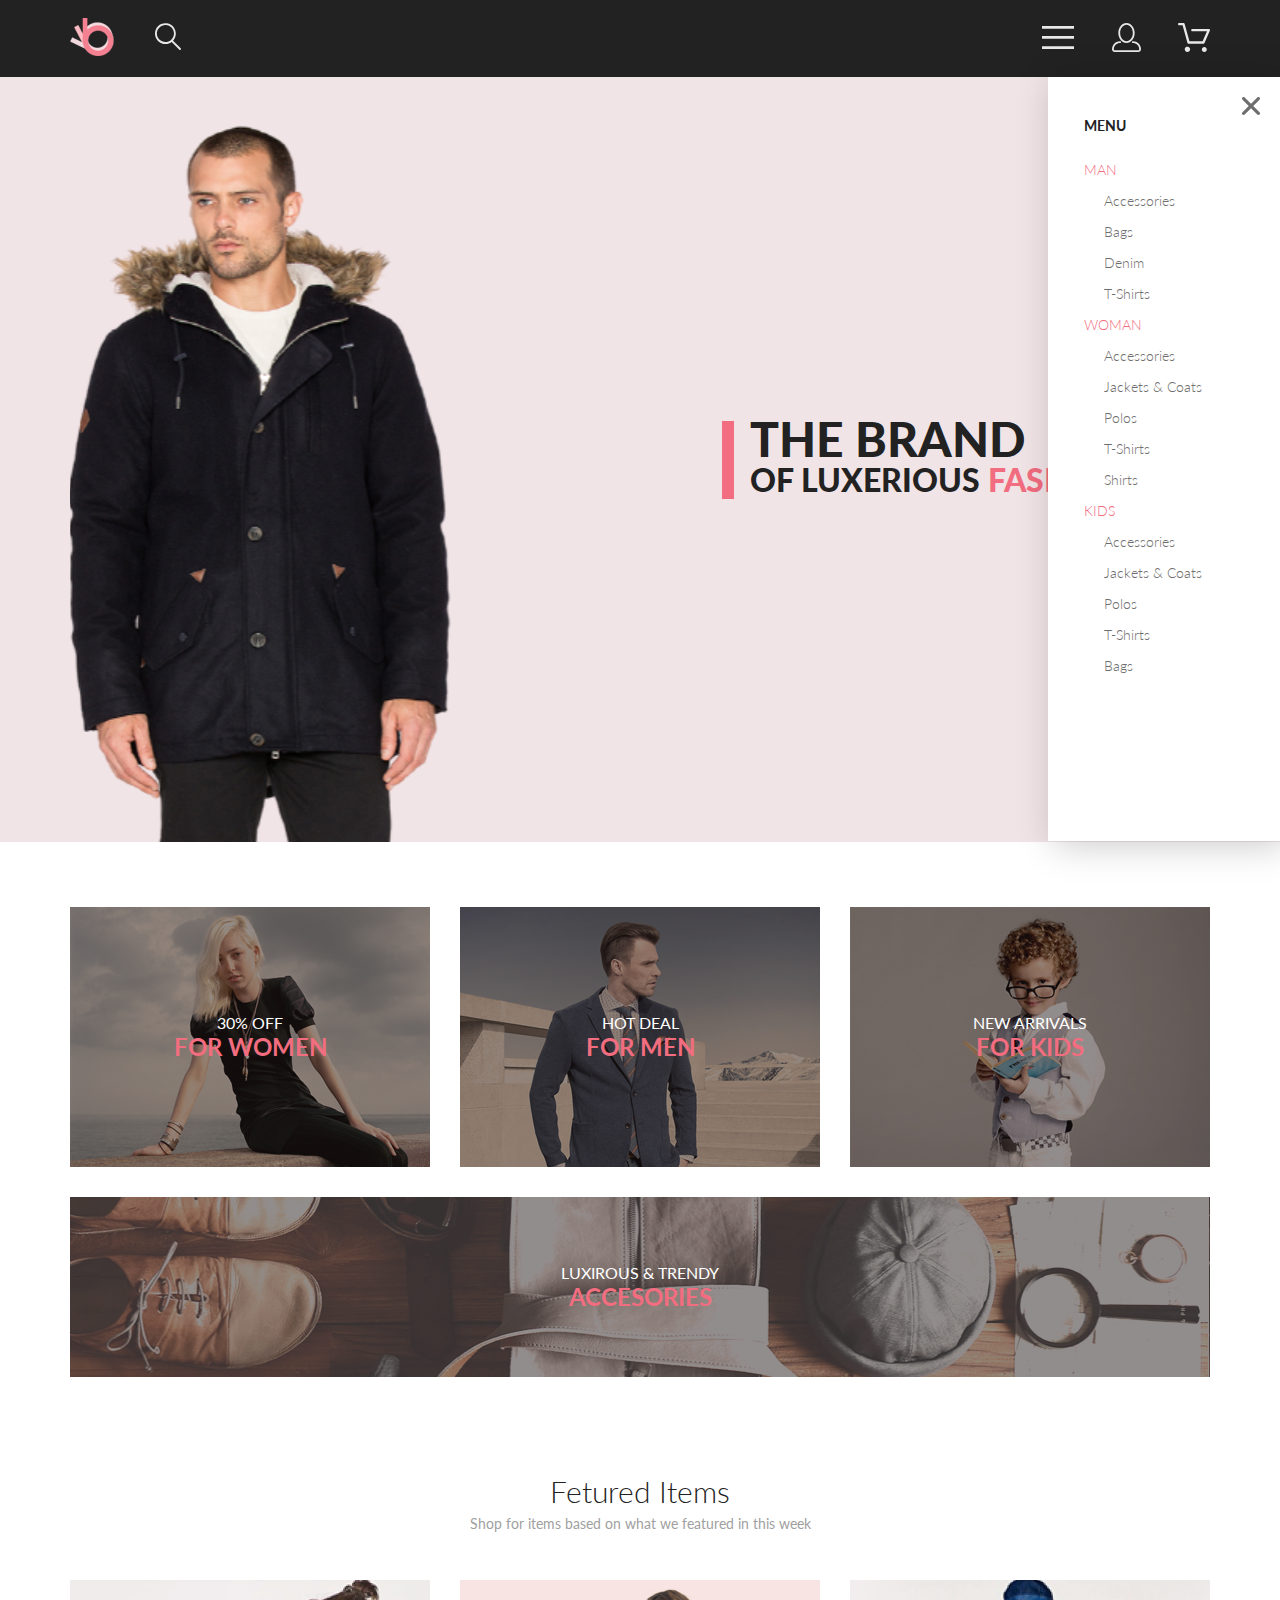
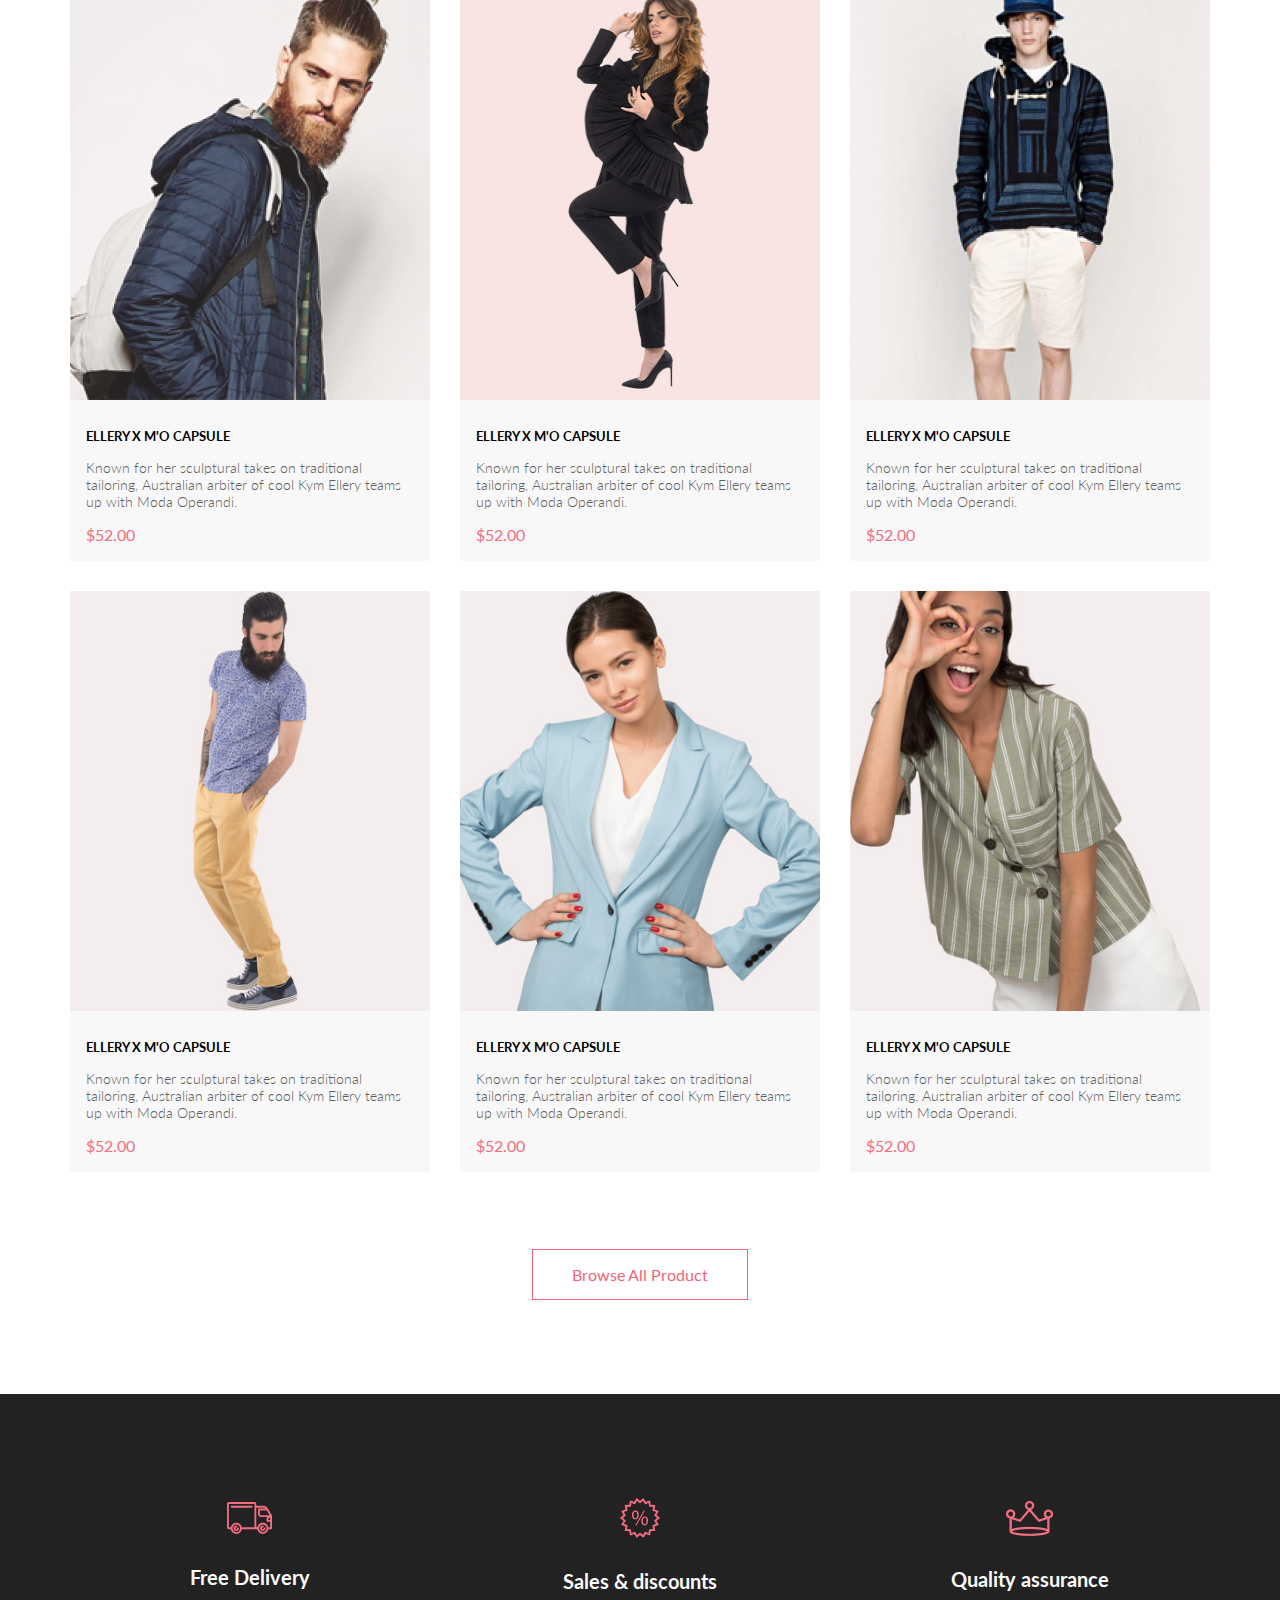
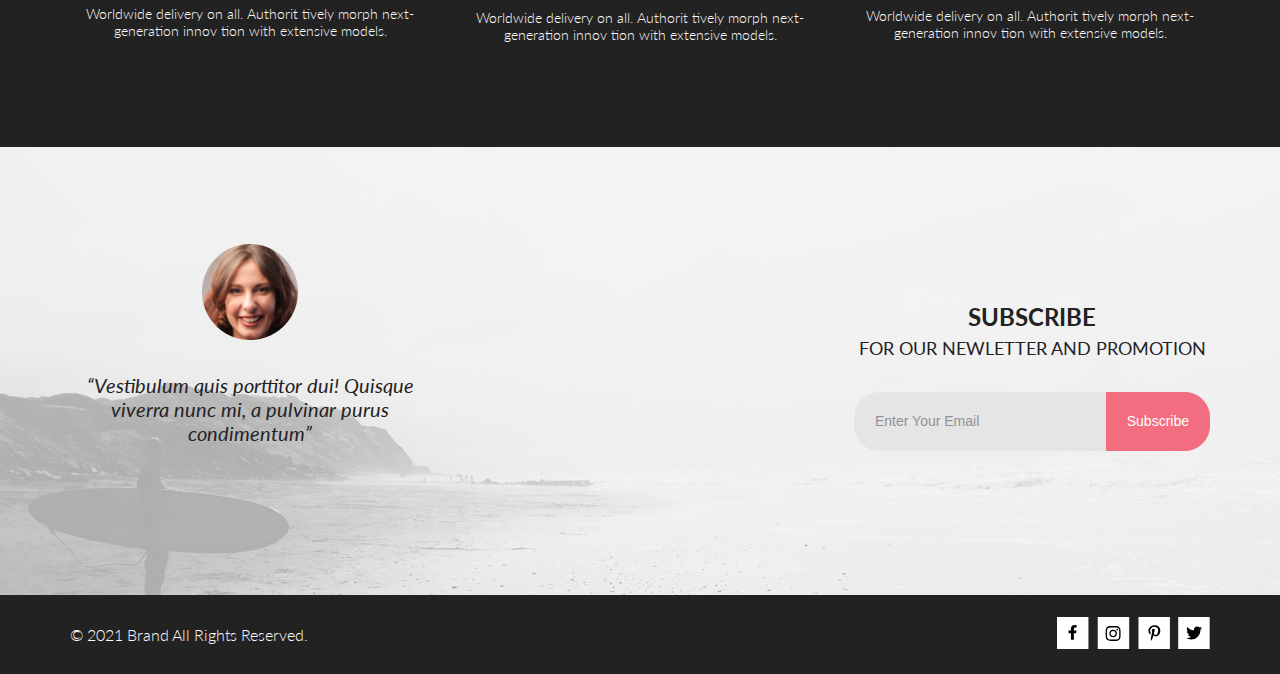
<file: index.html>
<!DOCTYPE html>
<html lang="en">

<head>
    <meta charset="UTF-8">
    <meta http-equiv="X-UA-Compatible" content="IE=edge">
    <meta name="viewport" content="width=device-width, initial-scale=1.0">
    <link rel="preconnect" href="https://fonts.googleapis.com">
    <link rel="preconnect" href="https://fonts.gstatic.com" crossorigin>
    <link href="https://fonts.googleapis.com/css2?family=Lato:ital,wght@0,300;0,400;0,700;0,900;1,400&display=swap"
        rel="stylesheet">
    <link rel="stylesheet" href="css/style.css">
    <title>Main Page</title>
</head>

<body class="container">
    <header class="header">
        <div class="wrapper header-wrap">
            <div class="header-col-1">
                <a href="#" class="logo"><img src="img/logo.svg" alt="logo"></a>
                <button class="search-button"><img src="img/search.svg" alt="search" class="search"></button>
            </div>
            <div class="header-col-2">
                <button class="menu-button"><img src="img/menu.svg" alt="menu"></button>
                <nav class="main-menu">
                    <div class="main-menu_box">
                        <button class="main-menu_close-btn">
                            <svg width="18" height="18" viewBox="0 0 18 18" fill="none" xmlns="http://www.w3.org/2000/svg">
                                <path
                                    d="M11.2453 9L17.5302 2.71516C17.8285 2.41741 17.9962 2.01336 17.9966 1.59191C17.997 1.17045 17.8299 0.76611 17.5322 0.467833C17.2344 0.169555 16.8304 0.00177586 16.4089 0.00140366C15.9875 0.00103146 15.5831 0.168097 15.2848 0.465848L9 6.75069L2.71516 0.465848C2.41688 0.167571 2.01233 0 1.5905 0C1.16868 0 0.764125 0.167571 0.465848 0.465848C0.167571 0.764125 0 1.16868 0 1.5905C0 2.01233 0.167571 2.41688 0.465848 2.71516L6.75069 9L0.465848 15.2848C0.167571 15.5831 0 15.9877 0 16.4095C0 16.8313 0.167571 17.2359 0.465848 17.5342C0.764125 17.8324 1.16868 18 1.5905 18C2.01233 18 2.41688 17.8324 2.71516 17.5342L9 11.2493L15.2848 17.5342C15.5831 17.8324 15.9877 18 16.4095 18C16.8313 18 17.2359 17.8324 17.5342 17.5342C17.8324 17.2359 18 16.8313 18 16.4095C18 15.9877 17.8324 15.5831 17.5342 15.2848L11.2453 9Z" />
                            </svg>
                        </button>
                        <h1 class="main-menu_title">MENU</h1>
                        <ul class="main-menu_list">
                            <li class="main-menu_list_item">
                                <a href="catalog.html" class="main-menu_link">MAN</a>
                                <ul class="main-menu_submenu">
                                    <li class="main-menu_submenu_item">
                                        <a href="catalog.html" class="main-menu_submenu_link">Accessories</a>
                                    </li>
                                    <li class="main-menu_submenu_item">
                                        <a href="catalog.html" class="main-menu_submenu_link">Bags</a>
                                    </li>
                                    <li class="main-menu_submenu_item">
                                        <a href="catalog.html" class="main-menu_submenu_link">Denim</a>
                                    </li>
                                    <li class="main-menu_submenu_item">
                                        <a href="catalog.html" class="main-menu_submenu_link">T-Shirts</a>
                                    </li>
                                </ul>
                            </li>
                            <li class="main-menu_list_item">
                                <a href="catalog.html" class="main-menu_link">WOMAN</a>
                                <ul class="main-menu_submenu">
                                    <li class="main-menu_submenu_item">
                                        <a href="catalog.html" class="main-menu_submenu_link">Accessories</a>
                                    </li>
                                    <li class="main-menu_submenu_item">
                                        <a href="catalog.html" class="main-menu_submenu_link">Jackets & Coats</a>
                                    </li>
                                    <li class="main-menu_submenu_item">
                                        <a href="catalog.html" class="main-menu_submenu_link">Polos</a>
                                    </li>
                                    <li class="main-menu_submenu_item">
                                        <a href="catalog.html" class="main-menu_submenu_link">T-Shirts</a>
                                    </li>
                                    <li class="main-menu_submenu_item">
                                        <a href="catalog.html" class="main-menu_submenu_link">Shirts</a>
                                    </li>
                                </ul>
                            </li>
                            <li class="main-menu_list_item">
                                <a href="catalog.html" class="main-menu_link">KIDS</a>
                                <ul class="main-menu_submenu">
                                    <li class="main-menu_submenu_item">
                                        <a href="catalog.html" class="main-menu_submenu_link">Accessories</a>
                                    </li>
                                    <li class="main-menu_submenu_item">
                                        <a href="catalog.html" class="main-menu_submenu_link">Jackets & Coats</a>
                                    </li>
                                    <li class="main-menu_submenu_item">
                                        <a href="catalog.html" class="main-menu_submenu_link">Polos</a>
                                    </li>
                                    <li class="main-menu_submenu_item">
                                        <a href="catalog.html" class="main-menu_submenu_link">T-Shirts</a>
                                    </li>
                                    <li class="main-menu_submenu_item">
                                        <a href="catalog.html" class="main-menu_submenu_link">Bags</a>
                                    </li>
                                </ul>
                            </li>
                        </ul>
                    </div>
                </nav>
                <a class="menu-button_registration" href="registration.html"><img src="img/acc.svg" alt="account"></a>
                <a class="menu-button_cart" href="cart.html"><img src="img/cart.svg" alt="cart"></a>
            </div>
        </div>
    </header>
    <section class="offer">
        <div class="wrapper offer-wrap">
            <h1 class="brand_text"> THE BRAND <br><span class="brand_text-small"> OF LUXERIOUS </span><span
                    class="brand_text-fashion">FASHION</span></h1>
        </div>
    </section>
    <section class="categories">
        <div class="wrapper categories-wrap">
            <div class="categories-item categories-item-women">
                <div class="categories-mask"></div>
                <p class="categories-sale">30% OFF</p>
                <h2 class="categories-name">FOR WOMEN</h2>
            </div>
            <div class="categories-item categories-item-men">
                <div class="categories-mask"></div>
                <p class="categories-sale">HOT DEAL</p>
                <h2 class="categories-name">FOR MEN</h2>
            </div>
            <div class="categories-item categories-item-kids">
                <div class="categories-mask"></div>
                <p class="categories-sale">NEW ARRIVALS</p>
                <h2 class="categories-name">FOR KIDS</h2>
            </div>
            <div class="categories-item categories-item-acc">
                <div class="categories-mask"></div>
                <p class="categories-sale">LUXIROUS & TRENDY</p>
                <h2 class="categories-name">ACCESORIES</h2>
            </div>
        </div>
    </section>
    <div class="feature-products-header">
        <H2 class="feature-products-header-text">Fetured Items</H2>
        <p class="feature-products-header-text-small">Shop for items based on what we featured in this week</p>
    </div>
    <section class="feature-products">
        <div class="wrapper feature-products-wrap">
            <ul class="feature-product-item">
                <li>
                    <div class="feature-products-overlay">
                        <button class="feature-products-overlay_btn">
                            <svg width="27" height="25" viewBox="0 0 27 25" fill="none" xmlns="http://www.w3.org/2000/svg">
                                <path d="M5.49847 22.185C5.50635 21.752 5.64091 21.3309 5.88519 20.9748C6.12947 20.6186 6.47261 20.3431 6.87158 20.1828C7.27055 20.0226 7.7076 19.9848 8.12781 20.0741C8.54802 20.1635 8.93269 20.376 9.23358 20.685C9.53447 20.994 9.73817 21.3857 9.81909 21.811C9.90002 22.2363 9.85453 22.6763 9.68842 23.0756C9.52231 23.475 9.24296 23.8161 8.88538 24.0559C8.52779 24.2957 8.10791 24.4237 7.67847 24.4237C7.38955 24.4211 7.10399 24.3611 6.83807 24.2472C6.57216 24.1333 6.3311 23.9676 6.12866 23.7597C5.92623 23.5518 5.76639 23.3057 5.65826 23.0355C5.55013 22.7653 5.49584 22.4763 5.49847 22.185ZM21.3045 24.4237C20.8711 24.4303 20.4453 24.3087 20.0797 24.074C19.7141 23.8393 19.4247 23.5017 19.2471 23.103C19.0696 22.7042 19.0117 22.2618 19.0806 21.8303C19.1496 21.3988 19.3423 20.9971 19.6351 20.6748C19.9278 20.3524 20.3077 20.1236 20.728 20.0165C21.1482 19.9095 21.5903 19.929 21.9997 20.0724C22.4091 20.2159 22.7679 20.4771 23.0317 20.8238C23.2956 21.1706 23.453 21.5877 23.4845 22.0236C23.5269 22.6155 23.3369 23.2004 22.9555 23.6523C22.7706 23.8745 22.5436 24.0574 22.2877 24.1901C22.0319 24.3227 21.7524 24.4025 21.4655 24.4247L21.3045 24.4237ZM8.59351 17.4855C8.38116 17.4851 8.17488 17.414 8.00671 17.2833C7.83855 17.1525 7.71792 16.9694 7.66351 16.7624L3.73651 2.19527H0.978516C0.719001 2.19527 0.470064 2.09128 0.28656 1.90622C0.103056 1.72116 0 1.47018 0 1.20847C0 0.946764 0.103056 0.695782 0.28656 0.510726C0.470064 0.325669 0.719001 0.22168 0.978516 0.22168H4.45752C4.66982 0.222254 4.876 0.293463 5.04413 0.424184C5.21226 0.554905 5.33295 0.737883 5.38751 0.944787L9.31451 15.5119H20.0185L23.5765 7.12665H11.7185C11.459 7.12665 11.2101 7.02266 11.0266 6.83761C10.8431 6.65255 10.74 6.40157 10.74 6.13986C10.74 5.87815 10.8431 5.62717 11.0266 5.44211C11.2101 5.25705 11.459 5.15306 11.7185 5.15306H25.0535C25.2131 5.15352 25.3701 5.19451 25.5099 5.27223C25.6497 5.34995 25.7679 5.46195 25.8535 5.59784C25.9413 5.73569 25.9945 5.89303 26.0084 6.05627C26.0224 6.21951 25.9966 6.38368 25.9335 6.53465L21.5425 16.8935C21.469 17.0684 21.3462 17.2177 21.1895 17.3229C21.0327 17.4281 20.8488 17.4846 20.6605 17.4855H8.59351Z"/>
                                </svg> 
                            Add to Cart</button>
                    </div>
                    <img src="img/goods1.jpeg" alt="">
                    <div class="feature-product-item-describtion">
                        <h3 class="feature-product-item-header">ELLERY X M'O CAPSULE</h3>
                        <p class="feature-product-item-about">Known for her sculptural takes on traditional tailoring,
                            Australian arbiter of cool Kym Ellery teams up with Moda Operandi.</p>
                        <p class="feature-product-item-price">$52.00</p>
                    </div>
                </li>
            </ul>
            <ul class="feature-product-item">
                <li>
                    <div class="feature-products-overlay">
                        <button class="feature-products-overlay_btn">
                            <svg width="27" height="25" viewBox="0 0 27 25" fill="none" xmlns="http://www.w3.org/2000/svg">
                                <path d="M5.49847 22.185C5.50635 21.752 5.64091 21.3309 5.88519 20.9748C6.12947 20.6186 6.47261 20.3431 6.87158 20.1828C7.27055 20.0226 7.7076 19.9848 8.12781 20.0741C8.54802 20.1635 8.93269 20.376 9.23358 20.685C9.53447 20.994 9.73817 21.3857 9.81909 21.811C9.90002 22.2363 9.85453 22.6763 9.68842 23.0756C9.52231 23.475 9.24296 23.8161 8.88538 24.0559C8.52779 24.2957 8.10791 24.4237 7.67847 24.4237C7.38955 24.4211 7.10399 24.3611 6.83807 24.2472C6.57216 24.1333 6.3311 23.9676 6.12866 23.7597C5.92623 23.5518 5.76639 23.3057 5.65826 23.0355C5.55013 22.7653 5.49584 22.4763 5.49847 22.185ZM21.3045 24.4237C20.8711 24.4303 20.4453 24.3087 20.0797 24.074C19.7141 23.8393 19.4247 23.5017 19.2471 23.103C19.0696 22.7042 19.0117 22.2618 19.0806 21.8303C19.1496 21.3988 19.3423 20.9971 19.6351 20.6748C19.9278 20.3524 20.3077 20.1236 20.728 20.0165C21.1482 19.9095 21.5903 19.929 21.9997 20.0724C22.4091 20.2159 22.7679 20.4771 23.0317 20.8238C23.2956 21.1706 23.453 21.5877 23.4845 22.0236C23.5269 22.6155 23.3369 23.2004 22.9555 23.6523C22.7706 23.8745 22.5436 24.0574 22.2877 24.1901C22.0319 24.3227 21.7524 24.4025 21.4655 24.4247L21.3045 24.4237ZM8.59351 17.4855C8.38116 17.4851 8.17488 17.414 8.00671 17.2833C7.83855 17.1525 7.71792 16.9694 7.66351 16.7624L3.73651 2.19527H0.978516C0.719001 2.19527 0.470064 2.09128 0.28656 1.90622C0.103056 1.72116 0 1.47018 0 1.20847C0 0.946764 0.103056 0.695782 0.28656 0.510726C0.470064 0.325669 0.719001 0.22168 0.978516 0.22168H4.45752C4.66982 0.222254 4.876 0.293463 5.04413 0.424184C5.21226 0.554905 5.33295 0.737883 5.38751 0.944787L9.31451 15.5119H20.0185L23.5765 7.12665H11.7185C11.459 7.12665 11.2101 7.02266 11.0266 6.83761C10.8431 6.65255 10.74 6.40157 10.74 6.13986C10.74 5.87815 10.8431 5.62717 11.0266 5.44211C11.2101 5.25705 11.459 5.15306 11.7185 5.15306H25.0535C25.2131 5.15352 25.3701 5.19451 25.5099 5.27223C25.6497 5.34995 25.7679 5.46195 25.8535 5.59784C25.9413 5.73569 25.9945 5.89303 26.0084 6.05627C26.0224 6.21951 25.9966 6.38368 25.9335 6.53465L21.5425 16.8935C21.469 17.0684 21.3462 17.2177 21.1895 17.3229C21.0327 17.4281 20.8488 17.4846 20.6605 17.4855H8.59351Z"/>
                                </svg> 
                            Add to Cart</button>
                    </div>
                    <img src="img/goods2.jpeg" alt="">
                    <div class="feature-product-item-describtion">
                        <h3 class="feature-product-item-header">ELLERY X M'O CAPSULE</h3>
                        <p class="feature-product-item-about">Known for her sculptural takes on traditional tailoring,
                            Australian arbiter of cool Kym Ellery teams up with Moda Operandi.</p>
                        <p class="feature-product-item-price">$52.00</p>
                    </div>
                </li>
            </ul>
            <ul class="feature-product-item">
                <li>
                    <div class="feature-products-overlay">
                        <button class="feature-products-overlay_btn">
                            <svg width="27" height="25" viewBox="0 0 27 25" fill="none" xmlns="http://www.w3.org/2000/svg">
                                <path d="M5.49847 22.185C5.50635 21.752 5.64091 21.3309 5.88519 20.9748C6.12947 20.6186 6.47261 20.3431 6.87158 20.1828C7.27055 20.0226 7.7076 19.9848 8.12781 20.0741C8.54802 20.1635 8.93269 20.376 9.23358 20.685C9.53447 20.994 9.73817 21.3857 9.81909 21.811C9.90002 22.2363 9.85453 22.6763 9.68842 23.0756C9.52231 23.475 9.24296 23.8161 8.88538 24.0559C8.52779 24.2957 8.10791 24.4237 7.67847 24.4237C7.38955 24.4211 7.10399 24.3611 6.83807 24.2472C6.57216 24.1333 6.3311 23.9676 6.12866 23.7597C5.92623 23.5518 5.76639 23.3057 5.65826 23.0355C5.55013 22.7653 5.49584 22.4763 5.49847 22.185ZM21.3045 24.4237C20.8711 24.4303 20.4453 24.3087 20.0797 24.074C19.7141 23.8393 19.4247 23.5017 19.2471 23.103C19.0696 22.7042 19.0117 22.2618 19.0806 21.8303C19.1496 21.3988 19.3423 20.9971 19.6351 20.6748C19.9278 20.3524 20.3077 20.1236 20.728 20.0165C21.1482 19.9095 21.5903 19.929 21.9997 20.0724C22.4091 20.2159 22.7679 20.4771 23.0317 20.8238C23.2956 21.1706 23.453 21.5877 23.4845 22.0236C23.5269 22.6155 23.3369 23.2004 22.9555 23.6523C22.7706 23.8745 22.5436 24.0574 22.2877 24.1901C22.0319 24.3227 21.7524 24.4025 21.4655 24.4247L21.3045 24.4237ZM8.59351 17.4855C8.38116 17.4851 8.17488 17.414 8.00671 17.2833C7.83855 17.1525 7.71792 16.9694 7.66351 16.7624L3.73651 2.19527H0.978516C0.719001 2.19527 0.470064 2.09128 0.28656 1.90622C0.103056 1.72116 0 1.47018 0 1.20847C0 0.946764 0.103056 0.695782 0.28656 0.510726C0.470064 0.325669 0.719001 0.22168 0.978516 0.22168H4.45752C4.66982 0.222254 4.876 0.293463 5.04413 0.424184C5.21226 0.554905 5.33295 0.737883 5.38751 0.944787L9.31451 15.5119H20.0185L23.5765 7.12665H11.7185C11.459 7.12665 11.2101 7.02266 11.0266 6.83761C10.8431 6.65255 10.74 6.40157 10.74 6.13986C10.74 5.87815 10.8431 5.62717 11.0266 5.44211C11.2101 5.25705 11.459 5.15306 11.7185 5.15306H25.0535C25.2131 5.15352 25.3701 5.19451 25.5099 5.27223C25.6497 5.34995 25.7679 5.46195 25.8535 5.59784C25.9413 5.73569 25.9945 5.89303 26.0084 6.05627C26.0224 6.21951 25.9966 6.38368 25.9335 6.53465L21.5425 16.8935C21.469 17.0684 21.3462 17.2177 21.1895 17.3229C21.0327 17.4281 20.8488 17.4846 20.6605 17.4855H8.59351Z"/>
                                </svg> 
                            Add to Cart</button>
                    </div>
                    <img src="img/goods3.jpeg" alt="">
                    <div class="feature-product-item-describtion">
                        <h3 class="feature-product-item-header">ELLERY X M'O CAPSULE</h3>
                        <p class="feature-product-item-about">Known for her sculptural takes on traditional tailoring,
                            Australian arbiter of cool Kym Ellery teams up with Moda Operandi.</p>
                        <p class="feature-product-item-price">$52.00</p>
                    </div>
                </li>
            </ul>
            <ul class="feature-product-item">
                <li>
                    <div class="feature-products-overlay">
                        <button class="feature-products-overlay_btn">
                            <svg width="27" height="25" viewBox="0 0 27 25" fill="none" xmlns="http://www.w3.org/2000/svg">
                                <path d="M5.49847 22.185C5.50635 21.752 5.64091 21.3309 5.88519 20.9748C6.12947 20.6186 6.47261 20.3431 6.87158 20.1828C7.27055 20.0226 7.7076 19.9848 8.12781 20.0741C8.54802 20.1635 8.93269 20.376 9.23358 20.685C9.53447 20.994 9.73817 21.3857 9.81909 21.811C9.90002 22.2363 9.85453 22.6763 9.68842 23.0756C9.52231 23.475 9.24296 23.8161 8.88538 24.0559C8.52779 24.2957 8.10791 24.4237 7.67847 24.4237C7.38955 24.4211 7.10399 24.3611 6.83807 24.2472C6.57216 24.1333 6.3311 23.9676 6.12866 23.7597C5.92623 23.5518 5.76639 23.3057 5.65826 23.0355C5.55013 22.7653 5.49584 22.4763 5.49847 22.185ZM21.3045 24.4237C20.8711 24.4303 20.4453 24.3087 20.0797 24.074C19.7141 23.8393 19.4247 23.5017 19.2471 23.103C19.0696 22.7042 19.0117 22.2618 19.0806 21.8303C19.1496 21.3988 19.3423 20.9971 19.6351 20.6748C19.9278 20.3524 20.3077 20.1236 20.728 20.0165C21.1482 19.9095 21.5903 19.929 21.9997 20.0724C22.4091 20.2159 22.7679 20.4771 23.0317 20.8238C23.2956 21.1706 23.453 21.5877 23.4845 22.0236C23.5269 22.6155 23.3369 23.2004 22.9555 23.6523C22.7706 23.8745 22.5436 24.0574 22.2877 24.1901C22.0319 24.3227 21.7524 24.4025 21.4655 24.4247L21.3045 24.4237ZM8.59351 17.4855C8.38116 17.4851 8.17488 17.414 8.00671 17.2833C7.83855 17.1525 7.71792 16.9694 7.66351 16.7624L3.73651 2.19527H0.978516C0.719001 2.19527 0.470064 2.09128 0.28656 1.90622C0.103056 1.72116 0 1.47018 0 1.20847C0 0.946764 0.103056 0.695782 0.28656 0.510726C0.470064 0.325669 0.719001 0.22168 0.978516 0.22168H4.45752C4.66982 0.222254 4.876 0.293463 5.04413 0.424184C5.21226 0.554905 5.33295 0.737883 5.38751 0.944787L9.31451 15.5119H20.0185L23.5765 7.12665H11.7185C11.459 7.12665 11.2101 7.02266 11.0266 6.83761C10.8431 6.65255 10.74 6.40157 10.74 6.13986C10.74 5.87815 10.8431 5.62717 11.0266 5.44211C11.2101 5.25705 11.459 5.15306 11.7185 5.15306H25.0535C25.2131 5.15352 25.3701 5.19451 25.5099 5.27223C25.6497 5.34995 25.7679 5.46195 25.8535 5.59784C25.9413 5.73569 25.9945 5.89303 26.0084 6.05627C26.0224 6.21951 25.9966 6.38368 25.9335 6.53465L21.5425 16.8935C21.469 17.0684 21.3462 17.2177 21.1895 17.3229C21.0327 17.4281 20.8488 17.4846 20.6605 17.4855H8.59351Z"/>
                                </svg> 
                            Add to Cart</button>
                    </div>
                    <img src="img/goods4.jpeg" alt="">
                    <div class="feature-product-item-describtion">
                        <h3 class="feature-product-item-header">ELLERY X M'O CAPSULE</h3>
                        <p class="feature-product-item-about">Known for her sculptural takes on traditional tailoring,
                            Australian arbiter of cool Kym Ellery teams up with Moda Operandi.</p>
                        <p class="feature-product-item-price">$52.00</p>
                    </div>
                </li>
            </ul>
            <ul class="feature-product-item">
                <li>
                    <div class="feature-products-overlay">
                        <button class="feature-products-overlay_btn">
                            <svg width="27" height="25" viewBox="0 0 27 25" fill="none" xmlns="http://www.w3.org/2000/svg">
                                <path d="M5.49847 22.185C5.50635 21.752 5.64091 21.3309 5.88519 20.9748C6.12947 20.6186 6.47261 20.3431 6.87158 20.1828C7.27055 20.0226 7.7076 19.9848 8.12781 20.0741C8.54802 20.1635 8.93269 20.376 9.23358 20.685C9.53447 20.994 9.73817 21.3857 9.81909 21.811C9.90002 22.2363 9.85453 22.6763 9.68842 23.0756C9.52231 23.475 9.24296 23.8161 8.88538 24.0559C8.52779 24.2957 8.10791 24.4237 7.67847 24.4237C7.38955 24.4211 7.10399 24.3611 6.83807 24.2472C6.57216 24.1333 6.3311 23.9676 6.12866 23.7597C5.92623 23.5518 5.76639 23.3057 5.65826 23.0355C5.55013 22.7653 5.49584 22.4763 5.49847 22.185ZM21.3045 24.4237C20.8711 24.4303 20.4453 24.3087 20.0797 24.074C19.7141 23.8393 19.4247 23.5017 19.2471 23.103C19.0696 22.7042 19.0117 22.2618 19.0806 21.8303C19.1496 21.3988 19.3423 20.9971 19.6351 20.6748C19.9278 20.3524 20.3077 20.1236 20.728 20.0165C21.1482 19.9095 21.5903 19.929 21.9997 20.0724C22.4091 20.2159 22.7679 20.4771 23.0317 20.8238C23.2956 21.1706 23.453 21.5877 23.4845 22.0236C23.5269 22.6155 23.3369 23.2004 22.9555 23.6523C22.7706 23.8745 22.5436 24.0574 22.2877 24.1901C22.0319 24.3227 21.7524 24.4025 21.4655 24.4247L21.3045 24.4237ZM8.59351 17.4855C8.38116 17.4851 8.17488 17.414 8.00671 17.2833C7.83855 17.1525 7.71792 16.9694 7.66351 16.7624L3.73651 2.19527H0.978516C0.719001 2.19527 0.470064 2.09128 0.28656 1.90622C0.103056 1.72116 0 1.47018 0 1.20847C0 0.946764 0.103056 0.695782 0.28656 0.510726C0.470064 0.325669 0.719001 0.22168 0.978516 0.22168H4.45752C4.66982 0.222254 4.876 0.293463 5.04413 0.424184C5.21226 0.554905 5.33295 0.737883 5.38751 0.944787L9.31451 15.5119H20.0185L23.5765 7.12665H11.7185C11.459 7.12665 11.2101 7.02266 11.0266 6.83761C10.8431 6.65255 10.74 6.40157 10.74 6.13986C10.74 5.87815 10.8431 5.62717 11.0266 5.44211C11.2101 5.25705 11.459 5.15306 11.7185 5.15306H25.0535C25.2131 5.15352 25.3701 5.19451 25.5099 5.27223C25.6497 5.34995 25.7679 5.46195 25.8535 5.59784C25.9413 5.73569 25.9945 5.89303 26.0084 6.05627C26.0224 6.21951 25.9966 6.38368 25.9335 6.53465L21.5425 16.8935C21.469 17.0684 21.3462 17.2177 21.1895 17.3229C21.0327 17.4281 20.8488 17.4846 20.6605 17.4855H8.59351Z"/>
                                </svg> 
                            Add to Cart</button>
                    </div>
                    <img src="img/goods5.jpeg" alt="">
                    <div class="feature-product-item-describtion">
                        <h3 class="feature-product-item-header">ELLERY X M'O CAPSULE</h3>
                        <p class="feature-product-item-about">Known for her sculptural takes on traditional tailoring,
                            Australian arbiter of cool Kym Ellery teams up with Moda Operandi.</p>
                        <p class="feature-product-item-price">$52.00</p>
                    </div>
                </li>
            </ul>
            <ul class="feature-product-item">
                <li>
                    <div class="feature-products-overlay">
                        <button class="feature-products-overlay_btn">
                            <svg width="27" height="25" viewBox="0 0 27 25" fill="none" xmlns="http://www.w3.org/2000/svg">
                                <path d="M5.49847 22.185C5.50635 21.752 5.64091 21.3309 5.88519 20.9748C6.12947 20.6186 6.47261 20.3431 6.87158 20.1828C7.27055 20.0226 7.7076 19.9848 8.12781 20.0741C8.54802 20.1635 8.93269 20.376 9.23358 20.685C9.53447 20.994 9.73817 21.3857 9.81909 21.811C9.90002 22.2363 9.85453 22.6763 9.68842 23.0756C9.52231 23.475 9.24296 23.8161 8.88538 24.0559C8.52779 24.2957 8.10791 24.4237 7.67847 24.4237C7.38955 24.4211 7.10399 24.3611 6.83807 24.2472C6.57216 24.1333 6.3311 23.9676 6.12866 23.7597C5.92623 23.5518 5.76639 23.3057 5.65826 23.0355C5.55013 22.7653 5.49584 22.4763 5.49847 22.185ZM21.3045 24.4237C20.8711 24.4303 20.4453 24.3087 20.0797 24.074C19.7141 23.8393 19.4247 23.5017 19.2471 23.103C19.0696 22.7042 19.0117 22.2618 19.0806 21.8303C19.1496 21.3988 19.3423 20.9971 19.6351 20.6748C19.9278 20.3524 20.3077 20.1236 20.728 20.0165C21.1482 19.9095 21.5903 19.929 21.9997 20.0724C22.4091 20.2159 22.7679 20.4771 23.0317 20.8238C23.2956 21.1706 23.453 21.5877 23.4845 22.0236C23.5269 22.6155 23.3369 23.2004 22.9555 23.6523C22.7706 23.8745 22.5436 24.0574 22.2877 24.1901C22.0319 24.3227 21.7524 24.4025 21.4655 24.4247L21.3045 24.4237ZM8.59351 17.4855C8.38116 17.4851 8.17488 17.414 8.00671 17.2833C7.83855 17.1525 7.71792 16.9694 7.66351 16.7624L3.73651 2.19527H0.978516C0.719001 2.19527 0.470064 2.09128 0.28656 1.90622C0.103056 1.72116 0 1.47018 0 1.20847C0 0.946764 0.103056 0.695782 0.28656 0.510726C0.470064 0.325669 0.719001 0.22168 0.978516 0.22168H4.45752C4.66982 0.222254 4.876 0.293463 5.04413 0.424184C5.21226 0.554905 5.33295 0.737883 5.38751 0.944787L9.31451 15.5119H20.0185L23.5765 7.12665H11.7185C11.459 7.12665 11.2101 7.02266 11.0266 6.83761C10.8431 6.65255 10.74 6.40157 10.74 6.13986C10.74 5.87815 10.8431 5.62717 11.0266 5.44211C11.2101 5.25705 11.459 5.15306 11.7185 5.15306H25.0535C25.2131 5.15352 25.3701 5.19451 25.5099 5.27223C25.6497 5.34995 25.7679 5.46195 25.8535 5.59784C25.9413 5.73569 25.9945 5.89303 26.0084 6.05627C26.0224 6.21951 25.9966 6.38368 25.9335 6.53465L21.5425 16.8935C21.469 17.0684 21.3462 17.2177 21.1895 17.3229C21.0327 17.4281 20.8488 17.4846 20.6605 17.4855H8.59351Z"/>
                                </svg> 
                            Add to Cart</button>
                    </div>
                    <img src="img/goods6.jpeg" alt="">
                    <div class="feature-product-item-describtion">
                        <h3 class="feature-product-item-header">ELLERY X M'O CAPSULE</h3>
                        <p class="feature-product-item-about">Known for her sculptural takes on traditional tailoring,
                            Australian arbiter of cool Kym Ellery teams up with Moda Operandi.</p>
                        <p class="feature-product-item-price">$52.00</p>
                    </div>
                </li>
            </ul>
            <a href="catalog.html" class="feature-products_buttom">Browse All Product</a>
        </div>
    </section>
    <section class="advantages">
        <div class="wrapper advantages-wrap">
            <ul class="advantages-list">
                <li class="advantages-item advantages-delivery">
                    <img src="img/advantage_delivery.svg" alt="free_delivery">
                    <h2 class="atvantages-item-text-header">Free Delivery</h2>
                    <p class="atvantages-item-text-small">Worldwide delivery on all. Authorit tively morph
                        next-generation innov tion with extensive models.</p>
                </li>
                <li class="advantages-item advantages-sales">
                    <img src="img/advantage_sale.png" alt="sales">
                    <h2 class="atvantages-item-text-header">Sales & discounts</h2>
                    <p class="atvantages-item-text-small">Worldwide delivery on all. Authorit tively morph
                        next-generation innov tion with extensive models.</p>
                </li>
                <li class="advantages-item advantages-quality">
                    <img src="img/advantage_quality.png" alt="">
                    <h2 class="atvantages-item-text-header">Quality assurance</h2>
                    <p class="atvantages-item-text-small">Worldwide delivery on all. Authorit tively morph
                        next-generation innov tion with extensive models.</p>
                </li>
            </ul>
        </div>
    </section>
    <section class="feedback">
        <div class="wrapper feedback-wrap">
            <div class="feedback-subscribers">
                <div class="feedback-subscriber-img">
                    <img src="img/feedback_subscriber-img.png" alt="subscriber">
                </div>
                <q class="feedback-text">Vestibulum quis porttitor dui! Quisque viverra nunc mi, a pulvinar purus
                    condimentum</q>
            </div>
            <form action="#" class="feedback-subscribe">
                <p class="feedback-subscribe-text">SUBSCRIBE<br><span class="feedback-subscribe-text-small">FOR OUR
                        NEWLETTER AND PROMOTION</span></p>
                <div class="subscribe-button-container">
                    <input class="subscribe-field" type="text" placeholder="Enter Your Email" required>
                    <input class="subscribe-button" type="submit" value="Subscribe">
                </div>
            </form>
        </div>
    </section>
    <footer class="footer">
        <div class="wrapper footer-wrap">
            <p class="footer-copyrites">© 2021 Brand All Rights Reserved.</p>
            <ul class="footer-wrap-sociallinks">
                <li class="footer-wrap-sociallinks-item">
                    <a href="#">
                        <svg width="32" height="32" viewBox="0 0 32 32" fill="none" xmlns="http://www.w3.org/2000/svg">
                            <path class="footer-wrap-sociallinks-item-bg" d="M31.4506 0H0V32H31.4506V0Z" fill="white" />
                            <path class="footer-wrap-sociallinks-item-sight"
                                d="M19.0884 16.28L19.5069 13.616H16.8902V11.8873C16.8902 11.1585 17.2557 10.4481 18.4277 10.4481H19.6172V8.17997C19.6172 8.17997 18.5377 8 17.5056 8C15.3507 8 13.9422 9.27593 13.9422 11.5857V13.616H11.5469V16.28H13.9422V22.72H16.8902V16.28H19.0884Z"
                                fill="black" />
                        </svg>
                    </a>
                </li>
                <li class="footer-wrap-sociallinks-item">
                    <a href="#">
                        <svg width="33" height="32" viewBox="0 0 33 32" fill="none" xmlns="http://www.w3.org/2000/svg">
                            <path class="footer-wrap-sociallinks-item-bg" d="M32.1889 0H0.738281V32H32.1889V0Z"
                                fill="white" />
                            <g>
                                <path class="footer-wrap-sociallinks-item-sight"
                                    d="M16.139 12.6816C14.0238 12.6816 12.3177 14.3849 12.3177 16.4966C12.3177 18.6083 14.0238 20.3117 16.139 20.3117C18.2541 20.3117 19.9602 18.6083 19.9602 16.4966C19.9602 14.3849 18.2541 12.6816 16.139 12.6816ZM16.139 18.9769C14.7721 18.9769 13.6547 17.8646 13.6547 16.4966C13.6547 15.1287 14.7688 14.0164 16.139 14.0164C17.5092 14.0164 18.6233 15.1287 18.6233 16.4966C18.6233 17.8646 17.5058 18.9769 16.139 18.9769ZM21.0078 12.5255C21.0078 13.0203 20.6087 13.4154 20.1165 13.4154C19.621 13.4154 19.2252 13.0169 19.2252 12.5255C19.2252 12.0341 19.6243 11.6357 20.1165 11.6357C20.6087 11.6357 21.0078 12.0341 21.0078 12.5255ZM23.5386 13.4287C23.4821 12.2367 23.2094 11.1808 22.3347 10.3109C21.4634 9.44097 20.4058 9.1687 19.2119 9.10894C17.9814 9.03921 14.2932 9.03921 13.0627 9.10894C11.8721 9.16538 10.8145 9.43765 9.93987 10.3076C9.06522 11.1775 8.79584 12.2333 8.73597 13.4253C8.66613 14.6539 8.66613 18.3361 8.73597 19.5646C8.79251 20.7566 9.06522 21.8124 9.93987 22.6824C10.8145 23.5523 11.8688 23.8246 13.0627 23.8843C14.2932 23.9541 17.9814 23.9541 19.2119 23.8843C20.4058 23.8279 21.4634 23.5556 22.3347 22.6824C23.2061 21.8124 23.4788 20.7566 23.5386 19.5646C23.6085 18.3361 23.6085 14.6572 23.5386 13.4287ZM21.949 20.8828C21.6895 21.5335 21.1874 22.0349 20.5322 22.2972C19.5511 22.6857 17.2231 22.596 16.139 22.596C15.0548 22.596 12.7235 22.6824 11.7457 22.2972C11.0939 22.0382 10.5917 21.5369 10.329 20.8828C9.93987 19.9033 10.0297 17.5791 10.0297 16.4966C10.0297 15.4142 9.9432 13.0867 10.329 12.1105C10.5884 11.4597 11.0906 10.9583 11.7457 10.696C12.7268 10.3076 15.0548 10.3972 16.139 10.3972C17.2231 10.3972 19.5545 10.3109 20.5322 10.696C21.184 10.955 21.6862 11.4564 21.949 12.1105C22.3381 13.09 22.2483 15.4142 22.2483 16.4966C22.2483 17.5791 22.3381 19.9066 21.949 20.8828Z"
                                    fill="black" />
                            </g>
                            <defs>
                                <clipPath>
                                    <rect width="14.8991" height="17" fill="white" transform="translate(8.68555 8)" />
                                </clipPath>
                            </defs>
                        </svg>
                    </a>
                </li>
                <li class="footer-wrap-sociallinks-item">
                    <a href="#">
                        <svg width="32" height="32" viewBox="0 0 32 32" fill="none" xmlns="http://www.w3.org/2000/svg">
                            <path class="footer-wrap-sociallinks-item-bg" d="M31.9252 0H0.474609V32H31.9252V0Z"
                                fill="white" />
                            <g>
                                <path class="footer-wrap-sociallinks-item-sight"
                                    d="M16.7403 8.20312C13.5556 8.20312 10.4082 10.3406 10.4082 13.8C10.4082 16 11.6374 17.25 12.3823 17.25C12.6896 17.25 12.8666 16.3875 12.8666 16.1438C12.8666 15.8531 12.1309 15.2344 12.1309 14.025C12.1309 11.5125 14.0305 9.73125 16.4889 9.73125C18.6027 9.73125 20.1671 10.9406 20.1671 13.1625C20.1671 14.8219 19.506 17.9344 17.3642 17.9344C16.5913 17.9344 15.9302 17.3719 15.9302 16.5656C15.9302 15.3844 16.7496 14.2406 16.7496 13.0219C16.7496 10.9531 13.835 11.3281 13.835 13.8281C13.835 14.3531 13.9002 14.9344 14.133 15.4125C13.7046 17.2688 12.8293 20.0344 12.8293 21.9469C12.8293 22.5375 12.9131 23.1188 12.969 23.7094C13.0745 23.8281 13.0218 23.8156 13.1832 23.7563C14.7476 21.6 14.6917 21.1781 15.3994 18.3562C15.7812 19.0875 16.7683 19.4812 17.5505 19.4812C20.8469 19.4812 22.3275 16.2469 22.3275 13.3313C22.3275 10.2281 19.6643 8.20312 16.7403 8.20312Z"
                                    fill="black" />
                            </g>
                            <defs>
                                <clipPath>
                                    <rect width="11.9193" height="16" fill="white" transform="translate(10.4082 8)" />
                                </clipPath>
                            </defs>
                        </svg>
                    </a>
                </li>
                <li class="footer-wrap-sociallinks-item">
                    <a href="#">
                        <svg width="32" height="32" viewBox="0 0 32 32" fill="none" xmlns="http://www.w3.org/2000/svg">
                            <path class="footer-wrap-sociallinks-item-bg" d="M31.6635 0H0.212891V32H31.6635V0Z"
                                fill="white" />
                            <g>
                                <path class="footer-wrap-sociallinks-item-sight"
                                    d="M22.417 12.7405C22.427 12.8826 22.427 13.0248 22.427 13.1669C22.427 17.5019 19.1498 22.4969 13.1599 22.4969C11.3145 22.4969 9.60022 21.9588 8.1582 21.0248C8.4204 21.0552 8.67247 21.0654 8.94475 21.0654C10.4674 21.0654 11.8691 20.5476 12.9884 19.6644C11.5565 19.6339 10.3565 18.6898 9.94305 17.3903C10.1447 17.4207 10.3464 17.441 10.5582 17.441C10.8506 17.441 11.1431 17.4004 11.4153 17.3294C9.92291 17.0248 8.80355 15.705 8.80355 14.1111V14.0705C9.23715 14.3141 9.74139 14.4664 10.2758 14.4867C9.39849 13.8979 8.82373 12.8928 8.82373 11.7557C8.82373 11.1466 8.98504 10.5882 9.26741 10.1009C10.8708 12.0908 13.2809 13.3902 15.9833 13.5324C15.9329 13.2887 15.9027 13.035 15.9027 12.7811C15.9027 10.974 17.3548 9.50195 19.1598 9.50195C20.0976 9.50195 20.9446 9.89789 21.5396 10.5375C22.2757 10.3954 22.9816 10.1212 23.6068 9.74561C23.3648 10.507 22.8505 11.1466 22.1749 11.5527C22.8304 11.4817 23.4657 11.2989 24.0505 11.0451C23.6069 11.6948 23.0522 12.2735 22.417 12.7405Z"
                                    fill="black" />
                            </g>
                            <defs>
                                <clipPath>
                                    <rect width="15.8924" height="16" fill="white" transform="translate(8.1582 8)" />
                                </clipPath>
                            </defs>
                        </svg>
                    </a>
                </li>
            </ul>
        </div>
    </footer>
</body>

</html>
</file>
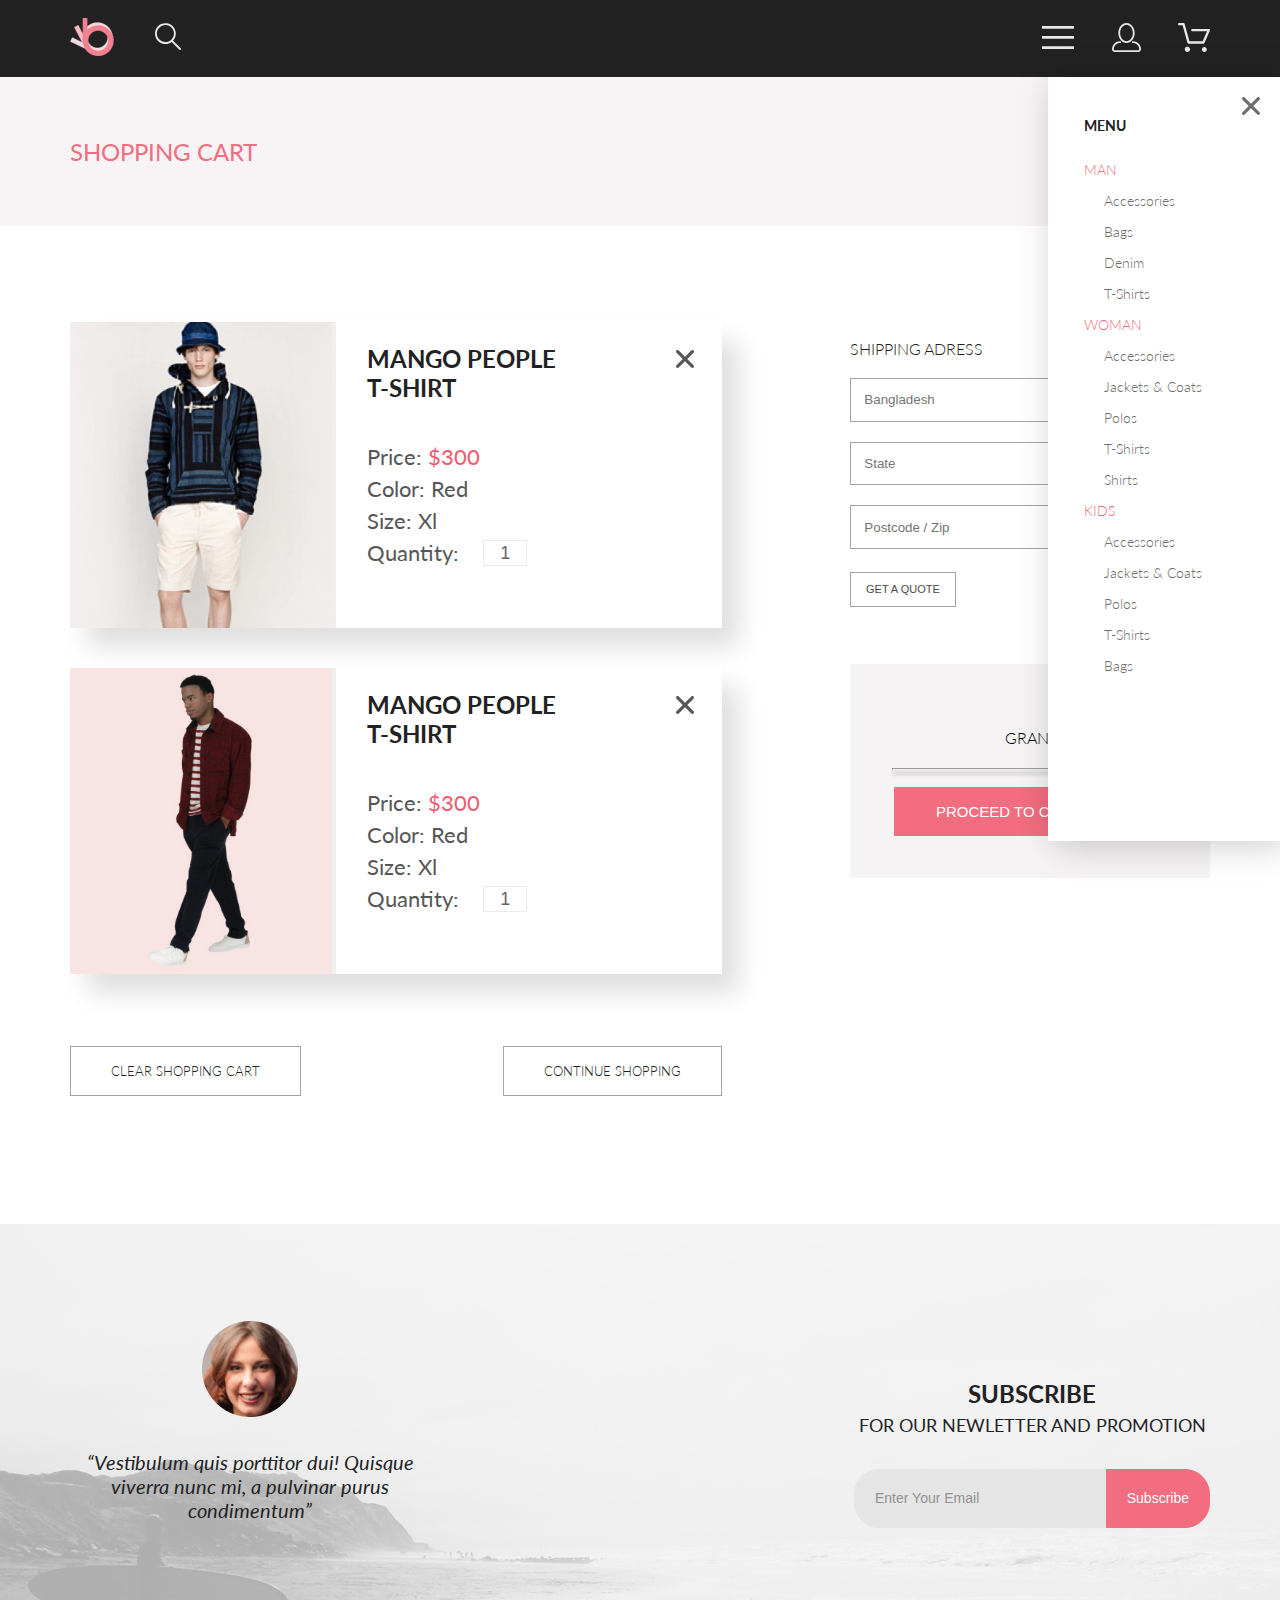
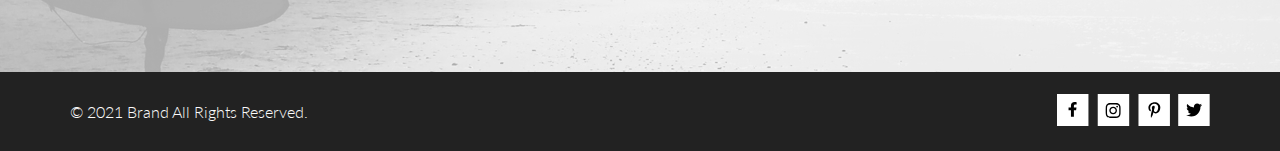
<file: cart.html>
<!DOCTYPE html>
<html lang="en">

<head>
    <meta charset="UTF-8">
    <meta http-equiv="X-UA-Compatible" content="IE=edge">
    <meta name="viewport" content="width=device-width, initial-scale=1.0">
    <link rel="preconnect" href="https://fonts.googleapis.com">
    <link rel="preconnect" href="https://fonts.gstatic.com" crossorigin>
    <link href="https://fonts.googleapis.com/css2?family=Lato:ital,wght@0,300;0,400;0,700;0,900;1,400&display=swap"
        rel="stylesheet">
    <link rel="stylesheet" href="css/style.css">
    <title>Cart</title>
</head>

<body class="container">
    <header class="header">
        <div class="wrapper header-wrap">
            <div class="header-col-1">
                <a href="index.html" class="logo"><img src="img/logo.svg" alt="logo"></a>
                <button class="search-button"><img src="img/search.svg" alt="search" class="search"></button>
            </div>
            <div class="header-col-2">
                <button class="menu-button"><img src="img/menu.svg" alt="menu"></button>
                <nav class="main-menu">
                    <div class="main-menu_box">
                        <button class="main-menu_close-btn">
                            <svg width="18" height="18" viewBox="0 0 18 18" fill="none" xmlns="http://www.w3.org/2000/svg">
                                <path
                                    d="M11.2453 9L17.5302 2.71516C17.8285 2.41741 17.9962 2.01336 17.9966 1.59191C17.997 1.17045 17.8299 0.76611 17.5322 0.467833C17.2344 0.169555 16.8304 0.00177586 16.4089 0.00140366C15.9875 0.00103146 15.5831 0.168097 15.2848 0.465848L9 6.75069L2.71516 0.465848C2.41688 0.167571 2.01233 0 1.5905 0C1.16868 0 0.764125 0.167571 0.465848 0.465848C0.167571 0.764125 0 1.16868 0 1.5905C0 2.01233 0.167571 2.41688 0.465848 2.71516L6.75069 9L0.465848 15.2848C0.167571 15.5831 0 15.9877 0 16.4095C0 16.8313 0.167571 17.2359 0.465848 17.5342C0.764125 17.8324 1.16868 18 1.5905 18C2.01233 18 2.41688 17.8324 2.71516 17.5342L9 11.2493L15.2848 17.5342C15.5831 17.8324 15.9877 18 16.4095 18C16.8313 18 17.2359 17.8324 17.5342 17.5342C17.8324 17.2359 18 16.8313 18 16.4095C18 15.9877 17.8324 15.5831 17.5342 15.2848L11.2453 9Z" />
                            </svg>
                        </button>
                        <h1 class="main-menu_title">MENU</h1>
                        <ul class="main-menu_list">
                            <li class="main-menu_list_item">
                                <a href="catalog.html" class="main-menu_link">MAN</a>
                                <ul class="main-menu_submenu">
                                    <li class="main-menu_submenu_item">
                                        <a href="catalog.html" class="main-menu_submenu_link">Accessories</a>
                                    </li>
                                    <li class="main-menu_submenu_item">
                                        <a href="catalog.html" class="main-menu_submenu_link">Bags</a>
                                    </li>
                                    <li class="main-menu_submenu_item">
                                        <a href="catalog.html" class="main-menu_submenu_link">Denim</a>
                                    </li>
                                    <li class="main-menu_submenu_item">
                                        <a href="catalog.html" class="main-menu_submenu_link">T-Shirts</a>
                                    </li>
                                </ul>
                            </li>
                            <li class="main-menu_list_item">
                                <a href="catalog.html" class="main-menu_link">WOMAN</a>
                                <ul class="main-menu_submenu">
                                    <li class="main-menu_submenu_item">
                                        <a href="catalog.html" class="main-menu_submenu_link">Accessories</a>
                                    </li>
                                    <li class="main-menu_submenu_item">
                                        <a href="catalog.html" class="main-menu_submenu_link">Jackets & Coats</a>
                                    </li>
                                    <li class="main-menu_submenu_item">
                                        <a href="catalog.html" class="main-menu_submenu_link">Polos</a>
                                    </li>
                                    <li class="main-menu_submenu_item">
                                        <a href="catalog.html" class="main-menu_submenu_link">T-Shirts</a>
                                    </li>
                                    <li class="main-menu_submenu_item">
                                        <a href="catalog.html" class="main-menu_submenu_link">Shirts</a>
                                    </li>
                                </ul>
                            </li>
                            <li class="main-menu_list_item">
                                <a href="catalog.html" class="main-menu_link">KIDS</a>
                                <ul class="main-menu_submenu">
                                    <li class="main-menu_submenu_item">
                                        <a href="catalog.html" class="main-menu_submenu_link">Accessories</a>
                                    </li>
                                    <li class="main-menu_submenu_item">
                                        <a href="catalog.html" class="main-menu_submenu_link">Jackets & Coats</a>
                                    </li>
                                    <li class="main-menu_submenu_item">
                                        <a href="catalog.html" class="main-menu_submenu_link">Polos</a>
                                    </li>
                                    <li class="main-menu_submenu_item">
                                        <a href="catalog.html" class="main-menu_submenu_link">T-Shirts</a>
                                    </li>
                                    <li class="main-menu_submenu_item">
                                        <a href="catalog.html" class="main-menu_submenu_link">Bags</a>
                                    </li>
                                </ul>
                            </li>
                        </ul>
                    </div>
                </nav>
                <a class="menu-button_registration" href="registration.html"><img src="img/acc.svg" alt="account"></a>
                <a class="menu-button_cart" href="#"><img src="img/cart.svg" alt="cart"></a>
            </div>
        </div>
    </header>
    <section class="breadcrumb">
        <nav class="wrapper breadcrumb-wrap" aria-label="breadcrumb-nav">
            <h2 class="breadcrumb-wrap-text-header">SHOPPING CART </h2>
        </nav>
    </section>
    <section class="cart wrapper">
        <div class="cart__wrap">
            <div class="cart__item">
                <img class="cart__item-image" src="img/goods3.jpeg" alt="goods">
                <button class="cart__item-close-btn">
                    <svg width="18" height="18" viewBox="0 0 18 18" fill="none" xmlns="http://www.w3.org/2000/svg">
                        <path
                            d="M11.2453 9L17.5302 2.71516C17.8285 2.41741 17.9962 2.01336 17.9966 1.59191C17.997 1.17045 17.8299 0.76611 17.5322 0.467833C17.2344 0.169555 16.8304 0.00177586 16.4089 0.00140366C15.9875 0.00103146 15.5831 0.168097 15.2848 0.465848L9 6.75069L2.71516 0.465848C2.41688 0.167571 2.01233 0 1.5905 0C1.16868 0 0.764125 0.167571 0.465848 0.465848C0.167571 0.764125 0 1.16868 0 1.5905C0 2.01233 0.167571 2.41688 0.465848 2.71516L6.75069 9L0.465848 15.2848C0.167571 15.5831 0 15.9877 0 16.4095C0 16.8313 0.167571 17.2359 0.465848 17.5342C0.764125 17.8324 1.16868 18 1.5905 18C2.01233 18 2.41688 17.8324 2.71516 17.5342L9 11.2493L15.2848 17.5342C15.5831 17.8324 15.9877 18 16.4095 18C16.8313 18 17.2359 17.8324 17.5342 17.5342C17.8324 17.2359 18 16.8313 18 16.4095C18 15.9877 17.8324 15.5831 17.5342 15.2848L11.2453 9Z" />
                    </svg>
                </button>
                <div class="cart__item__about">
                    <a href="product.html" class="cart__item__about-link">
                        <h3 class="cart__item__about_title">MANGO  PEOPLE <br> T-SHIRT</h3>
                    </a>
                    <ul class="cart__item__about-content">
                        <li class="cart__item__about-list">Price: <span class="cart__item__about-price">$300</span></li>
                        <li class="cart__item__about-list">Color: Red</li>
                        <li class="cart__item__about-list">Size: Xl</li>
                    </ul>
                    <form class="cart__item__about-quantity" action="#">
                        <p>Quantity:</p>
                        <input class="cart__item__about-input" type="number" name="quantity" value="1">
                    </form>
                </div>
            </div>
            <div class="cart__item">
                <img class="cart__item-image" src="img/goods10.jpeg" alt="goods">
                <button class="cart__item-close-btn">
                    <svg width="18" height="18" viewBox="0 0 18 18" fill="none" xmlns="http://www.w3.org/2000/svg">
                        <path
                            d="M11.2453 9L17.5302 2.71516C17.8285 2.41741 17.9962 2.01336 17.9966 1.59191C17.997 1.17045 17.8299 0.76611 17.5322 0.467833C17.2344 0.169555 16.8304 0.00177586 16.4089 0.00140366C15.9875 0.00103146 15.5831 0.168097 15.2848 0.465848L9 6.75069L2.71516 0.465848C2.41688 0.167571 2.01233 0 1.5905 0C1.16868 0 0.764125 0.167571 0.465848 0.465848C0.167571 0.764125 0 1.16868 0 1.5905C0 2.01233 0.167571 2.41688 0.465848 2.71516L6.75069 9L0.465848 15.2848C0.167571 15.5831 0 15.9877 0 16.4095C0 16.8313 0.167571 17.2359 0.465848 17.5342C0.764125 17.8324 1.16868 18 1.5905 18C2.01233 18 2.41688 17.8324 2.71516 17.5342L9 11.2493L15.2848 17.5342C15.5831 17.8324 15.9877 18 16.4095 18C16.8313 18 17.2359 17.8324 17.5342 17.5342C17.8324 17.2359 18 16.8313 18 16.4095C18 15.9877 17.8324 15.5831 17.5342 15.2848L11.2453 9Z" />
                    </svg>
                </button>
                <div class="cart__item__about">
                    <a href="product.html" class="cart__item__about-link">
                        <h3 class="cart__item__about_title">MANGO  PEOPLE <br> T-SHIRT</h3>
                    </a>
                    <ul class="cart__item__about-content">
                        <li class="cart__item__about-list">Price: <span class="cart__item__about-price">$300</span></li>
                        <li class="cart__item__about-list">Color: Red</li>
                        <li class="cart__item__about-list">Size: Xl</li>
                    </ul>
                    <form class="cart__item__about-quantity" action="#">
                        <p>Quantity:</p>
                        <input class="cart__item__about-input" type="number" name="quantity" value="1">
                    </form>
                </div>
            </div>
            <div class="cart__wrap__btn">
                <a class="cart__wrap__btn_item" href="#">CLEAR SHOPPING CART</a>
                <a class="cart__wrap__btn_item" href="#">CONTINUE SHOPPING</a>
            </div>
        </div>
        <form action="#" class="cart__order-date">
            <div class="cart__order-date_input">
                <fieldset class="cart__order-date-legend">
                    <legend>SHIPPING ADRESS</legend>
                    <input class="cart__order-date_input-item" type="text" placeholder="Bangladesh" name="adress" minlength="2" maxlength="10"><br>
                    <input class="cart__order-date_input-item" type="text" placeholder="State" name="State" minlength="2" maxlength="10"><br>
                    <input class="cart__order-date_input-item" type="text" placeholder="Postcode / Zip" name="Zip" minlength="2" maxlength="10"><br>
                    <button class="cart__order-date_btn">GET A QUOTE</button>
                </fieldset>
            </div>
            <div class="cart__order__result">
                <p class="cart__order__result_total">SUB TOTAL<span class="cart__order__result_total-price">$900</span></p>
                <p class="cart__order__result_grandtotal">GRAND TOTAL<span class="cart__order__result_grandtotal-price">$900</span></p>
                <hr class="cart__order__result_braker">
                <button class="cart__order__result_btn">PROCEED TO CHECKOUT</button>
            </div>
        </form>
    </section>
    <!-- <section class="advantages">
        <div class="wrapper advantages-wrap">
            <ul class="advantages-list">
                <li class="advantages-item advantages-delivery">
                    <img src="img/advantage_delivery.svg" alt="free_delivery">
                    <p class="atvantages-item-text-header">Free Delivery</p>
                    <p class="atvantages-item-text-small">Worldwide delivery on all. Authorit tively morph
                        next-generation innov tion with extensive models.</p>
                </li>
                <li class="advantages-item advantages-sales">
                    <img src="img/advantage_sale.png" alt="sales">
                    <p class="atvantages-item-text-header">Sales & discounts</p>
                    <p class="atvantages-item-text-small">Worldwide delivery on all. Authorit tively morph
                        next-generation innov tion with extensive models.</p>
                </li>
                <li class="advantages-item advantages-quality">
                    <img src="img/advantage_quality.png" alt="">
                    <p class="atvantages-item-text-header">Quality assurance</p>
                    <p class="atvantages-item-text-small">Worldwide delivery on all. Authorit tively morph
                        next-generation innov tion with extensive models.</p>
                </li>
            </ul>
        </div>
    </section> -->
    <section class="feedback">
        <div class="wrapper feedback-wrap">
            <div class="feedback-subscribers">
                <div class="feedback-subscriber-img">
                    <img src="img/feedback_subscriber-img.png" alt="subscriber">
                </div>
                <q class="feedback-text">Vestibulum quis porttitor dui! Quisque viverra nunc mi, a pulvinar purus
                    condimentum</q>
            </div>
            <form action="#" class="feedback-subscribe">
                <h2 class="feedback-subscribe-text">SUBSCRIBE<br><span class="feedback-subscribe-text-small">FOR OUR
                        NEWLETTER AND PROMOTION</span></h2>
                <div class="subscribe-button-container">
                    <input class="subscribe-field" type="text" placeholder="Enter Your Email" required>
                    <input class="subscribe-button" type="submit" value="Subscribe">
                </div>
            </form>
        </div>
    </section>
    <footer class="footer">
        <div class="wrapper footer-wrap">
            <p class="footer-copyrites">© 2021 Brand All Rights Reserved.</p>
            <ul class="footer-wrap-sociallinks">
                <li class="footer-wrap-sociallinks-item">
                    <a href="#">
                        <svg width="32" height="32" viewBox="0 0 32 32" fill="none" xmlns="http://www.w3.org/2000/svg">
                            <path class="footer-wrap-sociallinks-item-bg" d="M31.4506 0H0V32H31.4506V0Z" fill="white" />
                            <path class="footer-wrap-sociallinks-item-sight"
                                d="M19.0884 16.28L19.5069 13.616H16.8902V11.8873C16.8902 11.1585 17.2557 10.4481 18.4277 10.4481H19.6172V8.17997C19.6172 8.17997 18.5377 8 17.5056 8C15.3507 8 13.9422 9.27593 13.9422 11.5857V13.616H11.5469V16.28H13.9422V22.72H16.8902V16.28H19.0884Z"
                                fill="black" />
                        </svg>
                    </a>
                </li>
                <li class="footer-wrap-sociallinks-item">
                    <a href="#">
                        <svg width="33" height="32" viewBox="0 0 33 32" fill="none" xmlns="http://www.w3.org/2000/svg">
                            <path class="footer-wrap-sociallinks-item-bg" d="M32.1889 0H0.738281V32H32.1889V0Z"
                                fill="white" />
                            <g>
                                <path class="footer-wrap-sociallinks-item-sight"
                                    d="M16.139 12.6816C14.0238 12.6816 12.3177 14.3849 12.3177 16.4966C12.3177 18.6083 14.0238 20.3117 16.139 20.3117C18.2541 20.3117 19.9602 18.6083 19.9602 16.4966C19.9602 14.3849 18.2541 12.6816 16.139 12.6816ZM16.139 18.9769C14.7721 18.9769 13.6547 17.8646 13.6547 16.4966C13.6547 15.1287 14.7688 14.0164 16.139 14.0164C17.5092 14.0164 18.6233 15.1287 18.6233 16.4966C18.6233 17.8646 17.5058 18.9769 16.139 18.9769ZM21.0078 12.5255C21.0078 13.0203 20.6087 13.4154 20.1165 13.4154C19.621 13.4154 19.2252 13.0169 19.2252 12.5255C19.2252 12.0341 19.6243 11.6357 20.1165 11.6357C20.6087 11.6357 21.0078 12.0341 21.0078 12.5255ZM23.5386 13.4287C23.4821 12.2367 23.2094 11.1808 22.3347 10.3109C21.4634 9.44097 20.4058 9.1687 19.2119 9.10894C17.9814 9.03921 14.2932 9.03921 13.0627 9.10894C11.8721 9.16538 10.8145 9.43765 9.93987 10.3076C9.06522 11.1775 8.79584 12.2333 8.73597 13.4253C8.66613 14.6539 8.66613 18.3361 8.73597 19.5646C8.79251 20.7566 9.06522 21.8124 9.93987 22.6824C10.8145 23.5523 11.8688 23.8246 13.0627 23.8843C14.2932 23.9541 17.9814 23.9541 19.2119 23.8843C20.4058 23.8279 21.4634 23.5556 22.3347 22.6824C23.2061 21.8124 23.4788 20.7566 23.5386 19.5646C23.6085 18.3361 23.6085 14.6572 23.5386 13.4287ZM21.949 20.8828C21.6895 21.5335 21.1874 22.0349 20.5322 22.2972C19.5511 22.6857 17.2231 22.596 16.139 22.596C15.0548 22.596 12.7235 22.6824 11.7457 22.2972C11.0939 22.0382 10.5917 21.5369 10.329 20.8828C9.93987 19.9033 10.0297 17.5791 10.0297 16.4966C10.0297 15.4142 9.9432 13.0867 10.329 12.1105C10.5884 11.4597 11.0906 10.9583 11.7457 10.696C12.7268 10.3076 15.0548 10.3972 16.139 10.3972C17.2231 10.3972 19.5545 10.3109 20.5322 10.696C21.184 10.955 21.6862 11.4564 21.949 12.1105C22.3381 13.09 22.2483 15.4142 22.2483 16.4966C22.2483 17.5791 22.3381 19.9066 21.949 20.8828Z"
                                    fill="black" />
                            </g>
                            <defs>
                                <clipPath>
                                    <rect width="14.8991" height="17" fill="white" transform="translate(8.68555 8)" />
                                </clipPath>
                            </defs>
                        </svg>
                    </a>
                </li>
                <li class="footer-wrap-sociallinks-item">
                    <a href="#">
                        <svg width="32" height="32" viewBox="0 0 32 32" fill="none" xmlns="http://www.w3.org/2000/svg">
                            <path class="footer-wrap-sociallinks-item-bg" d="M31.9252 0H0.474609V32H31.9252V0Z"
                                fill="white" />
                            <g>
                                <path class="footer-wrap-sociallinks-item-sight"
                                    d="M16.7403 8.20312C13.5556 8.20312 10.4082 10.3406 10.4082 13.8C10.4082 16 11.6374 17.25 12.3823 17.25C12.6896 17.25 12.8666 16.3875 12.8666 16.1438C12.8666 15.8531 12.1309 15.2344 12.1309 14.025C12.1309 11.5125 14.0305 9.73125 16.4889 9.73125C18.6027 9.73125 20.1671 10.9406 20.1671 13.1625C20.1671 14.8219 19.506 17.9344 17.3642 17.9344C16.5913 17.9344 15.9302 17.3719 15.9302 16.5656C15.9302 15.3844 16.7496 14.2406 16.7496 13.0219C16.7496 10.9531 13.835 11.3281 13.835 13.8281C13.835 14.3531 13.9002 14.9344 14.133 15.4125C13.7046 17.2688 12.8293 20.0344 12.8293 21.9469C12.8293 22.5375 12.9131 23.1188 12.969 23.7094C13.0745 23.8281 13.0218 23.8156 13.1832 23.7563C14.7476 21.6 14.6917 21.1781 15.3994 18.3562C15.7812 19.0875 16.7683 19.4812 17.5505 19.4812C20.8469 19.4812 22.3275 16.2469 22.3275 13.3313C22.3275 10.2281 19.6643 8.20312 16.7403 8.20312Z"
                                    fill="black" />
                            </g>
                            <defs>
                                <clipPath>
                                    <rect width="11.9193" height="16" fill="white" transform="translate(10.4082 8)" />
                                </clipPath>
                            </defs>
                        </svg>
                    </a>
                </li>
                <li class="footer-wrap-sociallinks-item">
                    <a href="#">
                        <svg width="32" height="32" viewBox="0 0 32 32" fill="none" xmlns="http://www.w3.org/2000/svg">
                            <path class="footer-wrap-sociallinks-item-bg" d="M31.6635 0H0.212891V32H31.6635V0Z"
                                fill="white" />
                            <g>
                                <path class="footer-wrap-sociallinks-item-sight"
                                    d="M22.417 12.7405C22.427 12.8826 22.427 13.0248 22.427 13.1669C22.427 17.5019 19.1498 22.4969 13.1599 22.4969C11.3145 22.4969 9.60022 21.9588 8.1582 21.0248C8.4204 21.0552 8.67247 21.0654 8.94475 21.0654C10.4674 21.0654 11.8691 20.5476 12.9884 19.6644C11.5565 19.6339 10.3565 18.6898 9.94305 17.3903C10.1447 17.4207 10.3464 17.441 10.5582 17.441C10.8506 17.441 11.1431 17.4004 11.4153 17.3294C9.92291 17.0248 8.80355 15.705 8.80355 14.1111V14.0705C9.23715 14.3141 9.74139 14.4664 10.2758 14.4867C9.39849 13.8979 8.82373 12.8928 8.82373 11.7557C8.82373 11.1466 8.98504 10.5882 9.26741 10.1009C10.8708 12.0908 13.2809 13.3902 15.9833 13.5324C15.9329 13.2887 15.9027 13.035 15.9027 12.7811C15.9027 10.974 17.3548 9.50195 19.1598 9.50195C20.0976 9.50195 20.9446 9.89789 21.5396 10.5375C22.2757 10.3954 22.9816 10.1212 23.6068 9.74561C23.3648 10.507 22.8505 11.1466 22.1749 11.5527C22.8304 11.4817 23.4657 11.2989 24.0505 11.0451C23.6069 11.6948 23.0522 12.2735 22.417 12.7405Z"
                                    fill="black" />
                            </g>
                            <defs>
                                <clipPath>
                                    <rect width="15.8924" height="16" fill="white" transform="translate(8.1582 8)" />
                                </clipPath>
                            </defs>
                        </svg>
                    </a>
                </li>
            </ul>
        </div>
    </footer>
</body>

</html>
</file>
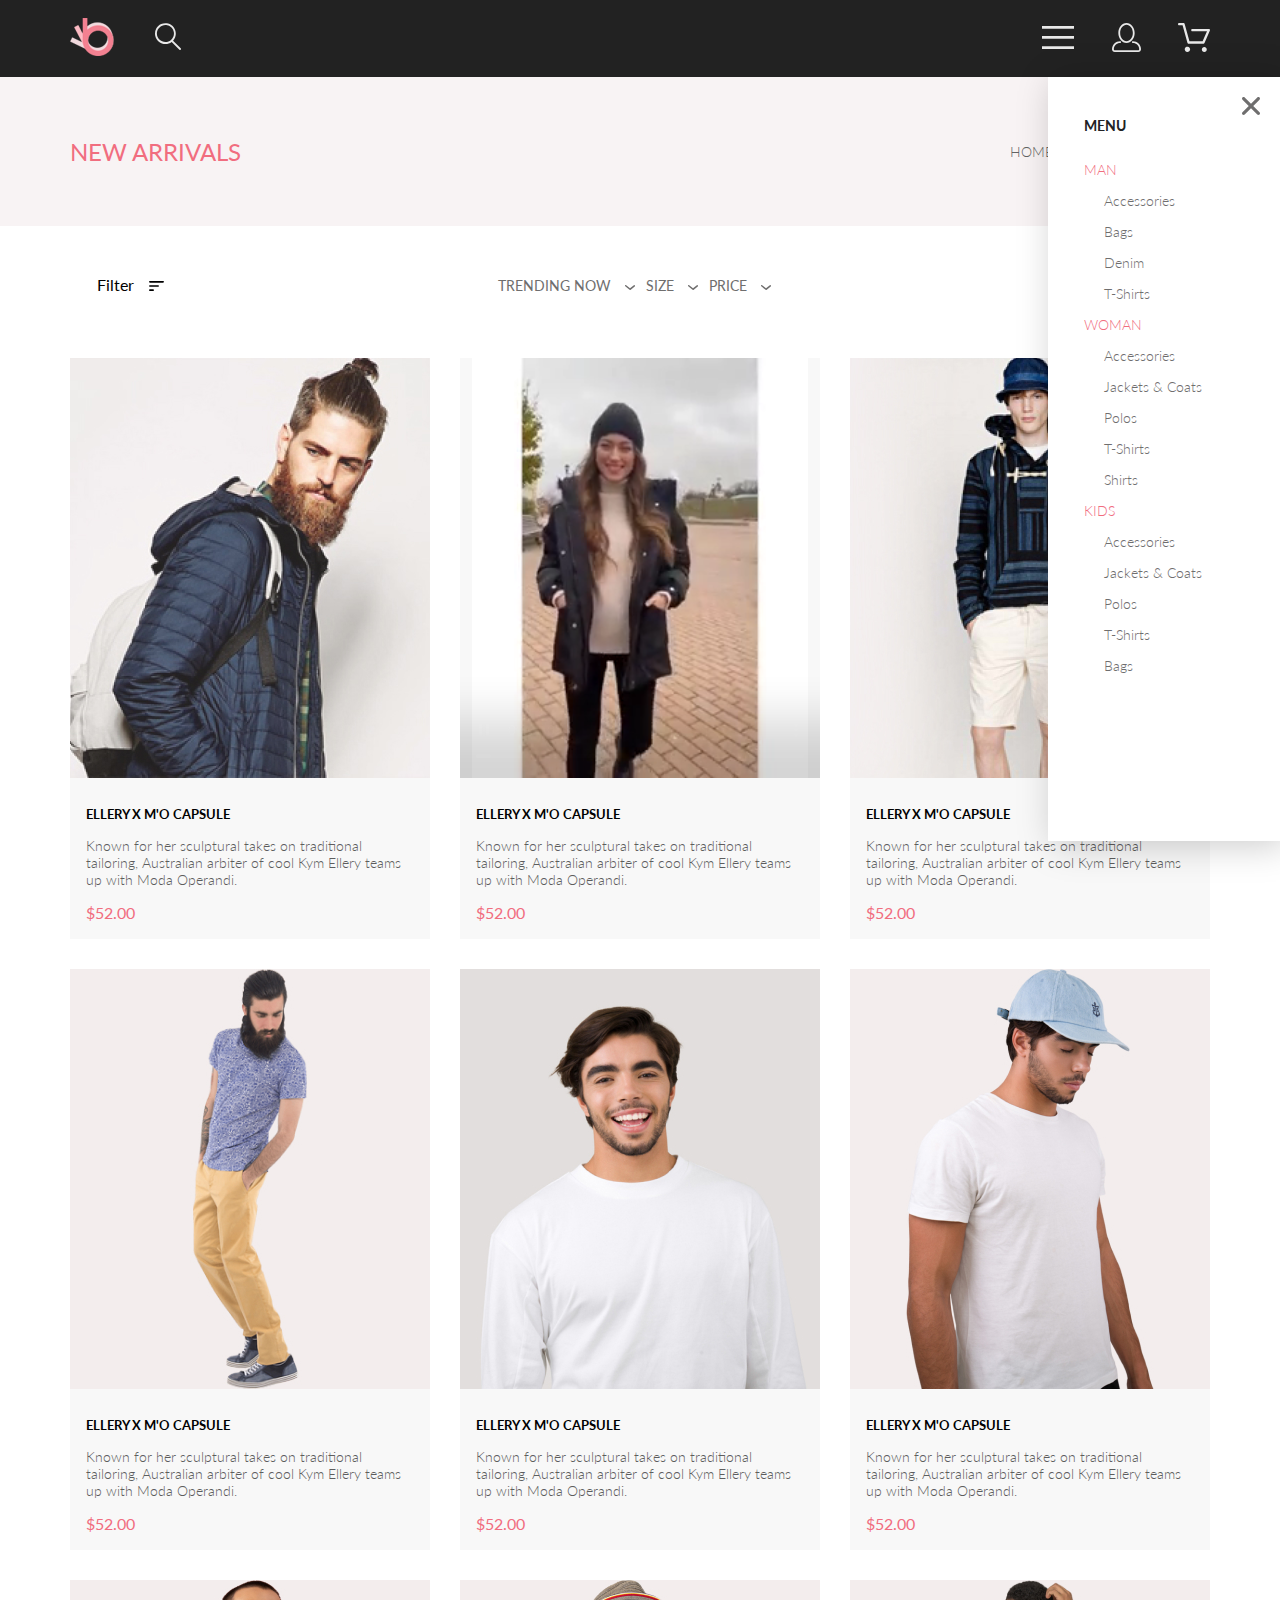
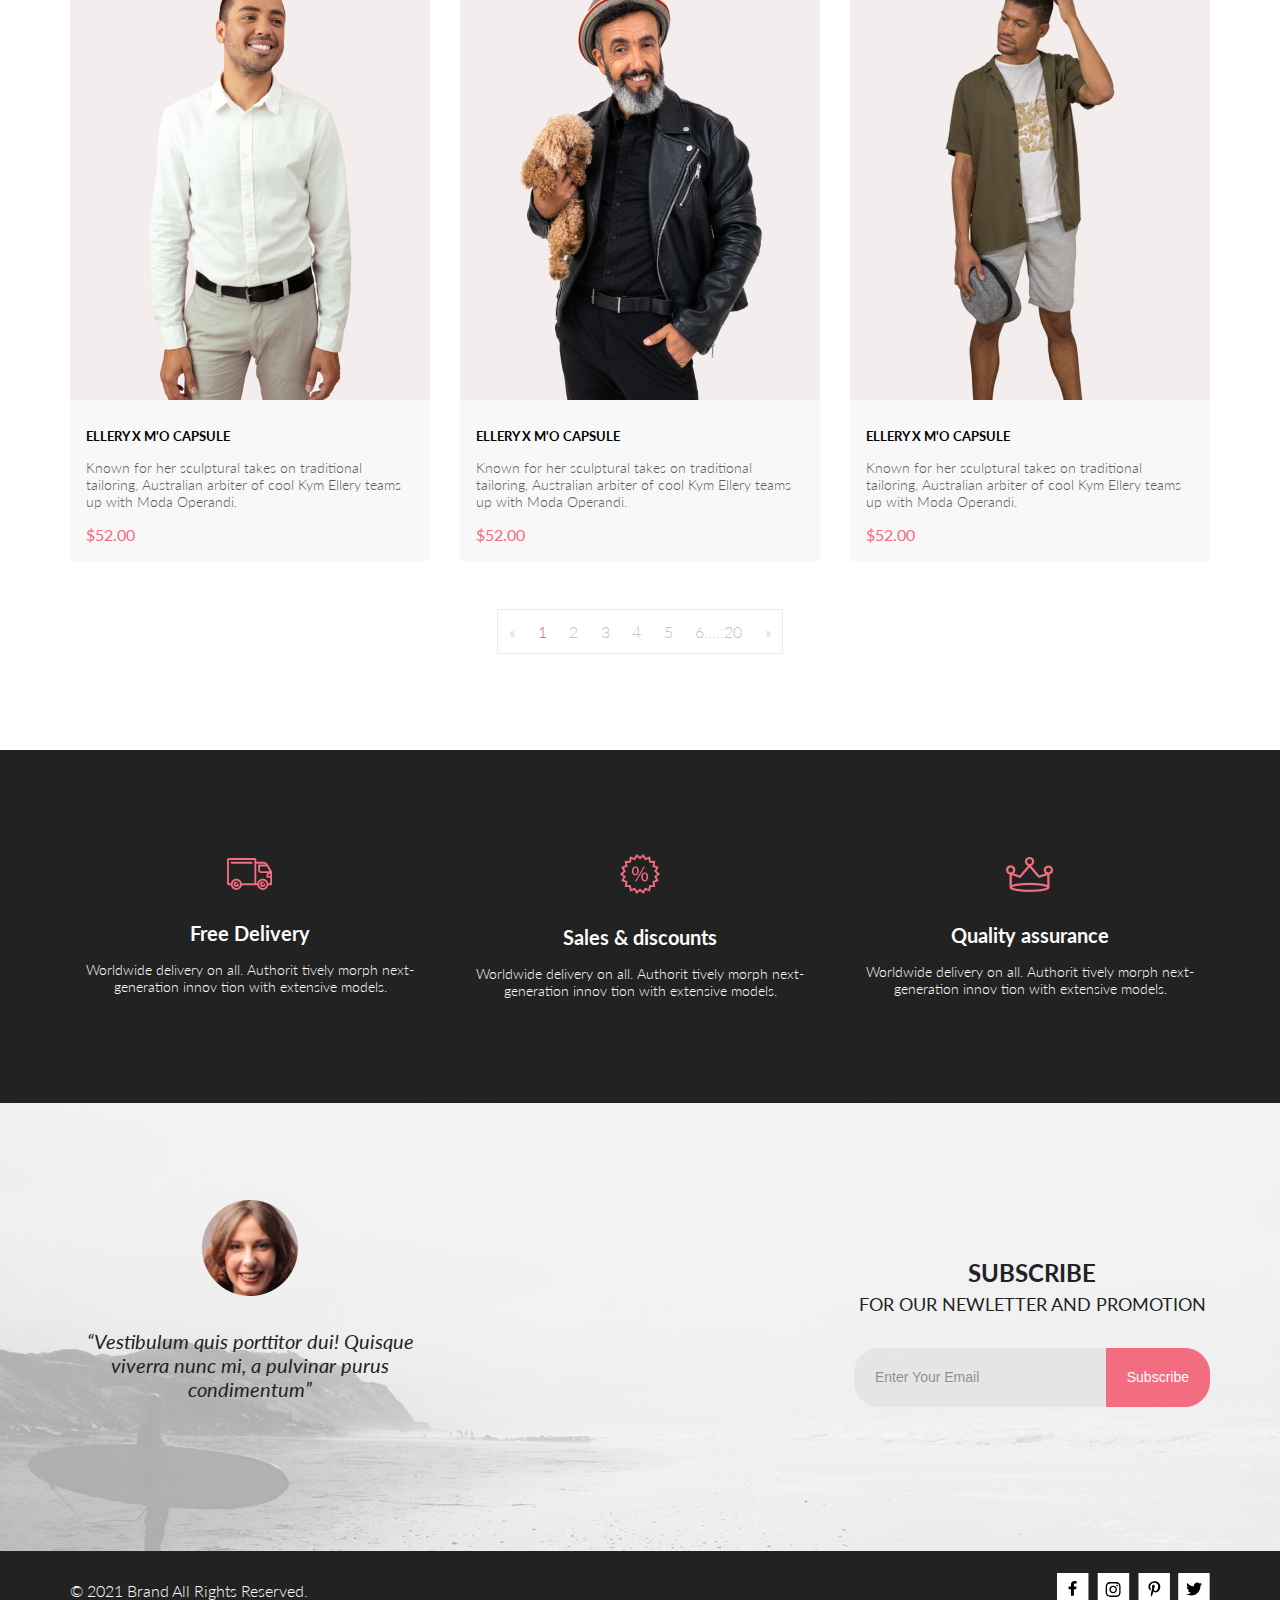
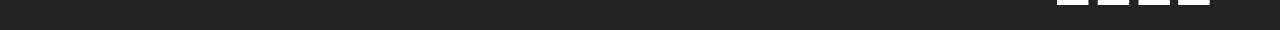
<file: catalog.html>
<!DOCTYPE html>
<html lang="en">

<head>
    <meta charset="UTF-8">
    <meta http-equiv="X-UA-Compatible" content="IE=edge">
    <meta name="viewport" content="width=device-width, initial-scale=1.0">
    <link rel="preconnect" href="https://fonts.googleapis.com">
    <link rel="preconnect" href="https://fonts.gstatic.com" crossorigin>
    <link href="https://fonts.googleapis.com/css2?family=Lato:ital,wght@0,300;0,400;0,700;0,900;1,400&display=swap"
        rel="stylesheet">
    <link rel="stylesheet" href="css/style.css">
    <title>Catalog</title>
</head>

<body class="container">
    <header class="header">
        <div class="wrapper header-wrap">
            <div class="header-col-1">
                <a href="index.html" class="logo"><img src="img/logo.svg" alt="logo"></a>
                <button class="search-button"><img src="img/search.svg" alt="search" class="search"></button>
            </div>
            <div class="header-col-2">
                <button class="menu-button"><img src="img/menu.svg" alt="menu">
                </button>
                <nav class="main-menu">
                    <div class="main-menu_box">
                        <button class="main-menu_close-btn">
                            <svg width="18" height="18" viewBox="0 0 18 18" fill="none" xmlns="http://www.w3.org/2000/svg">
                                <path
                                    d="M11.2453 9L17.5302 2.71516C17.8285 2.41741 17.9962 2.01336 17.9966 1.59191C17.997 1.17045 17.8299 0.76611 17.5322 0.467833C17.2344 0.169555 16.8304 0.00177586 16.4089 0.00140366C15.9875 0.00103146 15.5831 0.168097 15.2848 0.465848L9 6.75069L2.71516 0.465848C2.41688 0.167571 2.01233 0 1.5905 0C1.16868 0 0.764125 0.167571 0.465848 0.465848C0.167571 0.764125 0 1.16868 0 1.5905C0 2.01233 0.167571 2.41688 0.465848 2.71516L6.75069 9L0.465848 15.2848C0.167571 15.5831 0 15.9877 0 16.4095C0 16.8313 0.167571 17.2359 0.465848 17.5342C0.764125 17.8324 1.16868 18 1.5905 18C2.01233 18 2.41688 17.8324 2.71516 17.5342L9 11.2493L15.2848 17.5342C15.5831 17.8324 15.9877 18 16.4095 18C16.8313 18 17.2359 17.8324 17.5342 17.5342C17.8324 17.2359 18 16.8313 18 16.4095C18 15.9877 17.8324 15.5831 17.5342 15.2848L11.2453 9Z" />
                            </svg>
                        </button>
                        <h1 class="main-menu_title">MENU</h1>
                        <ul class="main-menu_list">
                            <li class="main-menu_list_item">
                                <a href="catalog.html" class="main-menu_link">MAN</a>
                                <ul class="main-menu_submenu">
                                    <li class="main-menu_submenu_item">
                                        <a href="catalog.html" class="main-menu_submenu_link">Accessories</a>
                                    </li>
                                    <li class="main-menu_submenu_item">
                                        <a href="catalog.html" class="main-menu_submenu_link">Bags</a>
                                    </li>
                                    <li class="main-menu_submenu_item">
                                        <a href="catalog.html" class="main-menu_submenu_link">Denim</a>
                                    </li>
                                    <li class="main-menu_submenu_item">
                                        <a href="catalog.html" class="main-menu_submenu_link">T-Shirts</a>
                                    </li>
                                </ul>
                            </li>
                            <li class="main-menu_list_item">
                                <a href="catalog.html" class="main-menu_link">WOMAN</a>
                                <ul class="main-menu_submenu">
                                    <li class="main-menu_submenu_item">
                                        <a href="catalog.html" class="main-menu_submenu_link">Accessories</a>
                                    </li>
                                    <li class="main-menu_submenu_item">
                                        <a href="catalog.html" class="main-menu_submenu_link">Jackets & Coats</a>
                                    </li>
                                    <li class="main-menu_submenu_item">
                                        <a href="catalog.html" class="main-menu_submenu_link">Polos</a>
                                    </li>
                                    <li class="main-menu_submenu_item">
                                        <a href="catalog.html" class="main-menu_submenu_link">T-Shirts</a>
                                    </li>
                                    <li class="main-menu_submenu_item">
                                        <a href="catalog.html" class="main-menu_submenu_link">Shirts</a>
                                    </li>
                                </ul>
                            </li>
                            <li class="main-menu_list_item">
                                <a href="catalog.html" class="main-menu_link">KIDS</a>
                                <ul class="main-menu_submenu">
                                    <li class="main-menu_submenu_item">
                                        <a href="catalog.html" class="main-menu_submenu_link">Accessories</a>
                                    </li>
                                    <li class="main-menu_submenu_item">
                                        <a href="catalog.html" class="main-menu_submenu_link">Jackets & Coats</a>
                                    </li>
                                    <li class="main-menu_submenu_item">
                                        <a href="catalog.html" class="main-menu_submenu_link">Polos</a>
                                    </li>
                                    <li class="main-menu_submenu_item">
                                        <a href="catalog.html" class="main-menu_submenu_link">T-Shirts</a>
                                    </li>
                                    <li class="main-menu_submenu_item">
                                        <a href="catalog.html" class="main-menu_submenu_link">Bags</a>
                                    </li>
                                </ul>
                            </li>
                        </ul>
                    </div>
                </nav>
                <a class="menu-button_registration" href="registration.html"><img src="img/acc.svg" alt="account"></a>
                <a class="menu-button_cart" href="cart.html"><img src="img/cart.svg" alt="cart"></a>
            </div>
        </div>
    </header>
    <section class="breadcrumb">
        <nav class="wrapper breadcrumb-wrap" aria-label="breadcrumb-nav">
            <h2 class="breadcrumb-wrap-text-header">NEW ARRIVALS </h2>
            <ul class="breadcrumb-wrap-list">
                <li class="breadcrumb-wrap-list-item"><a href="#">HOME</a>/</li>
                <li class="breadcrumb-wrap-list-item"><a href="#">MEN</a>/</li>
                <li class="breadcrumb-wrap-list-item active" aria-current="page">NEW ARRIVALS </li>
            </ul>
        </nav>
    </section>
    <div class="filter wrapper">
        <details class="filter__main">
            <summary class="filter__main__title">
                <span>Filter</span>
                <svg viewBox="0 0 15 10" fill="none" xmlns="http://www.w3.org/2000/svg">
                    <path
                        d="M0.833333 10H4.16667C4.625 10 5 9.625 5 9.16667C5 8.70833 4.625 8.33333 4.16667 8.33333H0.833333C0.375 8.33333 0 8.70833 0 9.16667C0 9.625 0.375 10 0.833333 10ZM0 0.833333C0 1.29167 0.375 1.66667 0.833333 1.66667H14.1667C14.625 1.66667 15 1.29167 15 0.833333C15 0.375 14.625 0 14.1667 0H0.833333C0.375 0 0 0.375 0 0.833333ZM0.833333 5.83333H9.16667C9.625 5.83333 10 5.45833 10 5C10 4.54167 9.625 4.16667 9.16667 4.16667H0.833333C0.375 4.16667 0 4.54167 0 5C0 5.45833 0.375 5.83333 0.833333 5.83333Z" />
                </svg>
            </summary>
            <details open>
                <summary class="filter__main__title filter__main__title-line">CATEGORY
                </summary>
                <ul class="filter__main__list">
                    <li>Accessories</li>
                    <li>Bags</li>
                    <li>Denim</li>
                    <li>Hoodies & Sweatshirts</li>
                    <li>Jackets & Coats</li>
                    <li>Polos</li>
                    <li>Shirts</li>
                    <li>Shoes</li>
                    <li>Sweaters & Knits</li>
                    <li>T-Shirts</li>
                    <li>Tanks</li>
                </ul>
            </details>
            <details>
                <summary class="filter__main__title filter__main__title-line">BRAND
                </summary>
                <hr>                
                empty list
            </details>
            <details>
                <summary class="filter__main__title filter__main__title-line">DESIGNER
                </summary><hr>
                empty list
            </details>
        </details>
        <div class="product-filter-checkbox">
            <div class="product-filter-checkbox-trending">
                <details class="product-filter-chechbox-container">
                    <summary class="product-filter-chechbox-title">TRENDING NOW
                        <img src="img/img-td.svg" alt="sort-button">
                    </summary>
                    <div class="checkbox">
                        <label class="product-filter-chechbox-item"><input type="checkbox" name="size"> XS</label>

                        <label class="product-filter-chechbox-item"><input type="checkbox" name="size"> S</label>

                        <label class="product-filter-chechbox-item"><input type="checkbox" name="size"> M</label>
                        
                        <label class="product-filter-chechbox-item"><input type="checkbox" name="size"> L</label>
                        </div>       
            </details>
            </div>
            <div class="product-filter-checkbox-size">
                <details class="product-filter-chechbox-container">
                    <summary class="product-filter-chechbox-title">SIZE
                        <img src="img/img-td.svg" alt="sort-button">
                    </summary>
                    <div class="checkbox">
                        <label class="product-filter-chechbox-item"><input type="checkbox" name="size"> XS</label>

                        <label class="product-filter-chechbox-item"><input type="checkbox" name="size"> S</label>

                        <label class="product-filter-chechbox-item"><input type="checkbox" name="size"> M</label>
                        
                        <label class="product-filter-chechbox-item"><input type="checkbox" name="size"> L</label>
                        </div>       
            </details>
            </div>
            <div class="product-filter-checkbox-price">
                <details class="product-filter-chechbox-container">
                    <summary class="product-filter-chechbox-title">PRICE
                        <img src="img/img-td.svg" alt="sort-button">
                    </summary>
                    <div class="checkbox">
                        <label class="product-filter-chechbox-item"><input type="checkbox" name="size"> XS</label>
    
                        <label class="product-filter-chechbox-item"><input type="checkbox" name="size"> S</label>
    
                        <label class="product-filter-chechbox-item"><input type="checkbox" name="size"> M</label>
                        
                        <label class="product-filter-chechbox-item"><input type="checkbox" name="size"> L</label>
                        </div>       
                    </details>
            </div>
        </div>
    </div>

    <section class="feature-products">
        <div class="wrapper feature-products-wrap">
            <ul class="feature-product-item">
                <li>
                    <div class="feature-products-overlay">
                        <button class="feature-products-overlay_btn">
                            <svg width="27" height="25" viewBox="0 0 27 25" fill="none" xmlns="http://www.w3.org/2000/svg">
                                <path d="M5.49847 22.185C5.50635 21.752 5.64091 21.3309 5.88519 20.9748C6.12947 20.6186 6.47261 20.3431 6.87158 20.1828C7.27055 20.0226 7.7076 19.9848 8.12781 20.0741C8.54802 20.1635 8.93269 20.376 9.23358 20.685C9.53447 20.994 9.73817 21.3857 9.81909 21.811C9.90002 22.2363 9.85453 22.6763 9.68842 23.0756C9.52231 23.475 9.24296 23.8161 8.88538 24.0559C8.52779 24.2957 8.10791 24.4237 7.67847 24.4237C7.38955 24.4211 7.10399 24.3611 6.83807 24.2472C6.57216 24.1333 6.3311 23.9676 6.12866 23.7597C5.92623 23.5518 5.76639 23.3057 5.65826 23.0355C5.55013 22.7653 5.49584 22.4763 5.49847 22.185ZM21.3045 24.4237C20.8711 24.4303 20.4453 24.3087 20.0797 24.074C19.7141 23.8393 19.4247 23.5017 19.2471 23.103C19.0696 22.7042 19.0117 22.2618 19.0806 21.8303C19.1496 21.3988 19.3423 20.9971 19.6351 20.6748C19.9278 20.3524 20.3077 20.1236 20.728 20.0165C21.1482 19.9095 21.5903 19.929 21.9997 20.0724C22.4091 20.2159 22.7679 20.4771 23.0317 20.8238C23.2956 21.1706 23.453 21.5877 23.4845 22.0236C23.5269 22.6155 23.3369 23.2004 22.9555 23.6523C22.7706 23.8745 22.5436 24.0574 22.2877 24.1901C22.0319 24.3227 21.7524 24.4025 21.4655 24.4247L21.3045 24.4237ZM8.59351 17.4855C8.38116 17.4851 8.17488 17.414 8.00671 17.2833C7.83855 17.1525 7.71792 16.9694 7.66351 16.7624L3.73651 2.19527H0.978516C0.719001 2.19527 0.470064 2.09128 0.28656 1.90622C0.103056 1.72116 0 1.47018 0 1.20847C0 0.946764 0.103056 0.695782 0.28656 0.510726C0.470064 0.325669 0.719001 0.22168 0.978516 0.22168H4.45752C4.66982 0.222254 4.876 0.293463 5.04413 0.424184C5.21226 0.554905 5.33295 0.737883 5.38751 0.944787L9.31451 15.5119H20.0185L23.5765 7.12665H11.7185C11.459 7.12665 11.2101 7.02266 11.0266 6.83761C10.8431 6.65255 10.74 6.40157 10.74 6.13986C10.74 5.87815 10.8431 5.62717 11.0266 5.44211C11.2101 5.25705 11.459 5.15306 11.7185 5.15306H25.0535C25.2131 5.15352 25.3701 5.19451 25.5099 5.27223C25.6497 5.34995 25.7679 5.46195 25.8535 5.59784C25.9413 5.73569 25.9945 5.89303 26.0084 6.05627C26.0224 6.21951 25.9966 6.38368 25.9335 6.53465L21.5425 16.8935C21.469 17.0684 21.3462 17.2177 21.1895 17.3229C21.0327 17.4281 20.8488 17.4846 20.6605 17.4855H8.59351Z"/>
                                </svg> 
                            Add to Cart</button>
                    </div>
                    <img src="img/goods1.jpeg" alt="">
                    <div class="feature-product-item-describtion">
                        <h3 class="feature-product-item-header">ELLERY X M'O CAPSULE</h3>
                        <p class="feature-product-item-about">Known for her sculptural takes on traditional tailoring,
                            Australian arbiter of cool Kym Ellery teams up with Moda Operandi.</p>
                        <p class="feature-product-item-price">$52.00</p>
                    </div>
                </li>
            </ul>
            <ul class="feature-product-item">
                <li>
                    <div class="feature-products-overlay">
                        <button class="feature-products-overlay_btn">
                            <svg width="27" height="25" viewBox="0 0 27 25" fill="none" xmlns="http://www.w3.org/2000/svg">
                                <path d="M5.49847 22.185C5.50635 21.752 5.64091 21.3309 5.88519 20.9748C6.12947 20.6186 6.47261 20.3431 6.87158 20.1828C7.27055 20.0226 7.7076 19.9848 8.12781 20.0741C8.54802 20.1635 8.93269 20.376 9.23358 20.685C9.53447 20.994 9.73817 21.3857 9.81909 21.811C9.90002 22.2363 9.85453 22.6763 9.68842 23.0756C9.52231 23.475 9.24296 23.8161 8.88538 24.0559C8.52779 24.2957 8.10791 24.4237 7.67847 24.4237C7.38955 24.4211 7.10399 24.3611 6.83807 24.2472C6.57216 24.1333 6.3311 23.9676 6.12866 23.7597C5.92623 23.5518 5.76639 23.3057 5.65826 23.0355C5.55013 22.7653 5.49584 22.4763 5.49847 22.185ZM21.3045 24.4237C20.8711 24.4303 20.4453 24.3087 20.0797 24.074C19.7141 23.8393 19.4247 23.5017 19.2471 23.103C19.0696 22.7042 19.0117 22.2618 19.0806 21.8303C19.1496 21.3988 19.3423 20.9971 19.6351 20.6748C19.9278 20.3524 20.3077 20.1236 20.728 20.0165C21.1482 19.9095 21.5903 19.929 21.9997 20.0724C22.4091 20.2159 22.7679 20.4771 23.0317 20.8238C23.2956 21.1706 23.453 21.5877 23.4845 22.0236C23.5269 22.6155 23.3369 23.2004 22.9555 23.6523C22.7706 23.8745 22.5436 24.0574 22.2877 24.1901C22.0319 24.3227 21.7524 24.4025 21.4655 24.4247L21.3045 24.4237ZM8.59351 17.4855C8.38116 17.4851 8.17488 17.414 8.00671 17.2833C7.83855 17.1525 7.71792 16.9694 7.66351 16.7624L3.73651 2.19527H0.978516C0.719001 2.19527 0.470064 2.09128 0.28656 1.90622C0.103056 1.72116 0 1.47018 0 1.20847C0 0.946764 0.103056 0.695782 0.28656 0.510726C0.470064 0.325669 0.719001 0.22168 0.978516 0.22168H4.45752C4.66982 0.222254 4.876 0.293463 5.04413 0.424184C5.21226 0.554905 5.33295 0.737883 5.38751 0.944787L9.31451 15.5119H20.0185L23.5765 7.12665H11.7185C11.459 7.12665 11.2101 7.02266 11.0266 6.83761C10.8431 6.65255 10.74 6.40157 10.74 6.13986C10.74 5.87815 10.8431 5.62717 11.0266 5.44211C11.2101 5.25705 11.459 5.15306 11.7185 5.15306H25.0535C25.2131 5.15352 25.3701 5.19451 25.5099 5.27223C25.6497 5.34995 25.7679 5.46195 25.8535 5.59784C25.9413 5.73569 25.9945 5.89303 26.0084 6.05627C26.0224 6.21951 25.9966 6.38368 25.9335 6.53465L21.5425 16.8935C21.469 17.0684 21.3462 17.2177 21.1895 17.3229C21.0327 17.4281 20.8488 17.4846 20.6605 17.4855H8.59351Z"/>
                                </svg> 
                            Add to Cart</button>
                    </div>
                    <!-- <img src="img/goods10.jpeg" alt=""> -->
                    <video controls autoplay muted preload="auto" width="360" height="420" src="img/video.mp4"></video>
                    <div class="feature-product-item-describtion">
                        <h3 class="feature-product-item-header">ELLERY X M'O CAPSULE</h3>
                        <p class="feature-product-item-about">Known for her sculptural takes on traditional tailoring,
                            Australian arbiter of cool Kym Ellery teams up with Moda Operandi.</p>
                        <p class="feature-product-item-price">$52.00</p>
                    </div>
                </li>
            </ul>
            <ul class="feature-product-item">
                <li>
                    <div class="feature-products-overlay">
                        <button class="feature-products-overlay_btn">
                            <svg width="27" height="25" viewBox="0 0 27 25" fill="none" xmlns="http://www.w3.org/2000/svg">
                                <path d="M5.49847 22.185C5.50635 21.752 5.64091 21.3309 5.88519 20.9748C6.12947 20.6186 6.47261 20.3431 6.87158 20.1828C7.27055 20.0226 7.7076 19.9848 8.12781 20.0741C8.54802 20.1635 8.93269 20.376 9.23358 20.685C9.53447 20.994 9.73817 21.3857 9.81909 21.811C9.90002 22.2363 9.85453 22.6763 9.68842 23.0756C9.52231 23.475 9.24296 23.8161 8.88538 24.0559C8.52779 24.2957 8.10791 24.4237 7.67847 24.4237C7.38955 24.4211 7.10399 24.3611 6.83807 24.2472C6.57216 24.1333 6.3311 23.9676 6.12866 23.7597C5.92623 23.5518 5.76639 23.3057 5.65826 23.0355C5.55013 22.7653 5.49584 22.4763 5.49847 22.185ZM21.3045 24.4237C20.8711 24.4303 20.4453 24.3087 20.0797 24.074C19.7141 23.8393 19.4247 23.5017 19.2471 23.103C19.0696 22.7042 19.0117 22.2618 19.0806 21.8303C19.1496 21.3988 19.3423 20.9971 19.6351 20.6748C19.9278 20.3524 20.3077 20.1236 20.728 20.0165C21.1482 19.9095 21.5903 19.929 21.9997 20.0724C22.4091 20.2159 22.7679 20.4771 23.0317 20.8238C23.2956 21.1706 23.453 21.5877 23.4845 22.0236C23.5269 22.6155 23.3369 23.2004 22.9555 23.6523C22.7706 23.8745 22.5436 24.0574 22.2877 24.1901C22.0319 24.3227 21.7524 24.4025 21.4655 24.4247L21.3045 24.4237ZM8.59351 17.4855C8.38116 17.4851 8.17488 17.414 8.00671 17.2833C7.83855 17.1525 7.71792 16.9694 7.66351 16.7624L3.73651 2.19527H0.978516C0.719001 2.19527 0.470064 2.09128 0.28656 1.90622C0.103056 1.72116 0 1.47018 0 1.20847C0 0.946764 0.103056 0.695782 0.28656 0.510726C0.470064 0.325669 0.719001 0.22168 0.978516 0.22168H4.45752C4.66982 0.222254 4.876 0.293463 5.04413 0.424184C5.21226 0.554905 5.33295 0.737883 5.38751 0.944787L9.31451 15.5119H20.0185L23.5765 7.12665H11.7185C11.459 7.12665 11.2101 7.02266 11.0266 6.83761C10.8431 6.65255 10.74 6.40157 10.74 6.13986C10.74 5.87815 10.8431 5.62717 11.0266 5.44211C11.2101 5.25705 11.459 5.15306 11.7185 5.15306H25.0535C25.2131 5.15352 25.3701 5.19451 25.5099 5.27223C25.6497 5.34995 25.7679 5.46195 25.8535 5.59784C25.9413 5.73569 25.9945 5.89303 26.0084 6.05627C26.0224 6.21951 25.9966 6.38368 25.9335 6.53465L21.5425 16.8935C21.469 17.0684 21.3462 17.2177 21.1895 17.3229C21.0327 17.4281 20.8488 17.4846 20.6605 17.4855H8.59351Z"/>
                                </svg> 
                            Add to Cart</button>
                    </div>
                    <img src="img/goods3.jpeg" alt="">
                    <div class="feature-product-item-describtion">
                        <h3 class="feature-product-item-header">ELLERY X M'O CAPSULE</h3>
                        <p class="feature-product-item-about">Known for her sculptural takes on traditional tailoring,
                            Australian arbiter of cool Kym Ellery teams up with Moda Operandi.</p>
                        <p class="feature-product-item-price">$52.00</p>
                    </div>
                </li>
            </ul>
            <ul class="feature-product-item">
                <li>
                    <div class="feature-products-overlay">
                        <button class="feature-products-overlay_btn">
                            <svg width="27" height="25" viewBox="0 0 27 25" fill="none" xmlns="http://www.w3.org/2000/svg">
                                <path d="M5.49847 22.185C5.50635 21.752 5.64091 21.3309 5.88519 20.9748C6.12947 20.6186 6.47261 20.3431 6.87158 20.1828C7.27055 20.0226 7.7076 19.9848 8.12781 20.0741C8.54802 20.1635 8.93269 20.376 9.23358 20.685C9.53447 20.994 9.73817 21.3857 9.81909 21.811C9.90002 22.2363 9.85453 22.6763 9.68842 23.0756C9.52231 23.475 9.24296 23.8161 8.88538 24.0559C8.52779 24.2957 8.10791 24.4237 7.67847 24.4237C7.38955 24.4211 7.10399 24.3611 6.83807 24.2472C6.57216 24.1333 6.3311 23.9676 6.12866 23.7597C5.92623 23.5518 5.76639 23.3057 5.65826 23.0355C5.55013 22.7653 5.49584 22.4763 5.49847 22.185ZM21.3045 24.4237C20.8711 24.4303 20.4453 24.3087 20.0797 24.074C19.7141 23.8393 19.4247 23.5017 19.2471 23.103C19.0696 22.7042 19.0117 22.2618 19.0806 21.8303C19.1496 21.3988 19.3423 20.9971 19.6351 20.6748C19.9278 20.3524 20.3077 20.1236 20.728 20.0165C21.1482 19.9095 21.5903 19.929 21.9997 20.0724C22.4091 20.2159 22.7679 20.4771 23.0317 20.8238C23.2956 21.1706 23.453 21.5877 23.4845 22.0236C23.5269 22.6155 23.3369 23.2004 22.9555 23.6523C22.7706 23.8745 22.5436 24.0574 22.2877 24.1901C22.0319 24.3227 21.7524 24.4025 21.4655 24.4247L21.3045 24.4237ZM8.59351 17.4855C8.38116 17.4851 8.17488 17.414 8.00671 17.2833C7.83855 17.1525 7.71792 16.9694 7.66351 16.7624L3.73651 2.19527H0.978516C0.719001 2.19527 0.470064 2.09128 0.28656 1.90622C0.103056 1.72116 0 1.47018 0 1.20847C0 0.946764 0.103056 0.695782 0.28656 0.510726C0.470064 0.325669 0.719001 0.22168 0.978516 0.22168H4.45752C4.66982 0.222254 4.876 0.293463 5.04413 0.424184C5.21226 0.554905 5.33295 0.737883 5.38751 0.944787L9.31451 15.5119H20.0185L23.5765 7.12665H11.7185C11.459 7.12665 11.2101 7.02266 11.0266 6.83761C10.8431 6.65255 10.74 6.40157 10.74 6.13986C10.74 5.87815 10.8431 5.62717 11.0266 5.44211C11.2101 5.25705 11.459 5.15306 11.7185 5.15306H25.0535C25.2131 5.15352 25.3701 5.19451 25.5099 5.27223C25.6497 5.34995 25.7679 5.46195 25.8535 5.59784C25.9413 5.73569 25.9945 5.89303 26.0084 6.05627C26.0224 6.21951 25.9966 6.38368 25.9335 6.53465L21.5425 16.8935C21.469 17.0684 21.3462 17.2177 21.1895 17.3229C21.0327 17.4281 20.8488 17.4846 20.6605 17.4855H8.59351Z"/>
                                </svg> 
                            Add to Cart</button>
                    </div>
                    <img src="img/goods4.jpeg" alt="">
                    <div class="feature-product-item-describtion">
                        <h3 class="feature-product-item-header">ELLERY X M'O CAPSULE</h3>
                        <p class="feature-product-item-about">Known for her sculptural takes on traditional tailoring,
                            Australian arbiter of cool Kym Ellery teams up with Moda Operandi.</p>
                        <p class="feature-product-item-price">$52.00</p>
                    </div>
                </li>
            </ul>
            <ul class="feature-product-item">
                <li>
                    <div class="feature-products-overlay">
                        <button class="feature-products-overlay_btn">
                            <svg width="27" height="25" viewBox="0 0 27 25" fill="none" xmlns="http://www.w3.org/2000/svg">
                                <path d="M5.49847 22.185C5.50635 21.752 5.64091 21.3309 5.88519 20.9748C6.12947 20.6186 6.47261 20.3431 6.87158 20.1828C7.27055 20.0226 7.7076 19.9848 8.12781 20.0741C8.54802 20.1635 8.93269 20.376 9.23358 20.685C9.53447 20.994 9.73817 21.3857 9.81909 21.811C9.90002 22.2363 9.85453 22.6763 9.68842 23.0756C9.52231 23.475 9.24296 23.8161 8.88538 24.0559C8.52779 24.2957 8.10791 24.4237 7.67847 24.4237C7.38955 24.4211 7.10399 24.3611 6.83807 24.2472C6.57216 24.1333 6.3311 23.9676 6.12866 23.7597C5.92623 23.5518 5.76639 23.3057 5.65826 23.0355C5.55013 22.7653 5.49584 22.4763 5.49847 22.185ZM21.3045 24.4237C20.8711 24.4303 20.4453 24.3087 20.0797 24.074C19.7141 23.8393 19.4247 23.5017 19.2471 23.103C19.0696 22.7042 19.0117 22.2618 19.0806 21.8303C19.1496 21.3988 19.3423 20.9971 19.6351 20.6748C19.9278 20.3524 20.3077 20.1236 20.728 20.0165C21.1482 19.9095 21.5903 19.929 21.9997 20.0724C22.4091 20.2159 22.7679 20.4771 23.0317 20.8238C23.2956 21.1706 23.453 21.5877 23.4845 22.0236C23.5269 22.6155 23.3369 23.2004 22.9555 23.6523C22.7706 23.8745 22.5436 24.0574 22.2877 24.1901C22.0319 24.3227 21.7524 24.4025 21.4655 24.4247L21.3045 24.4237ZM8.59351 17.4855C8.38116 17.4851 8.17488 17.414 8.00671 17.2833C7.83855 17.1525 7.71792 16.9694 7.66351 16.7624L3.73651 2.19527H0.978516C0.719001 2.19527 0.470064 2.09128 0.28656 1.90622C0.103056 1.72116 0 1.47018 0 1.20847C0 0.946764 0.103056 0.695782 0.28656 0.510726C0.470064 0.325669 0.719001 0.22168 0.978516 0.22168H4.45752C4.66982 0.222254 4.876 0.293463 5.04413 0.424184C5.21226 0.554905 5.33295 0.737883 5.38751 0.944787L9.31451 15.5119H20.0185L23.5765 7.12665H11.7185C11.459 7.12665 11.2101 7.02266 11.0266 6.83761C10.8431 6.65255 10.74 6.40157 10.74 6.13986C10.74 5.87815 10.8431 5.62717 11.0266 5.44211C11.2101 5.25705 11.459 5.15306 11.7185 5.15306H25.0535C25.2131 5.15352 25.3701 5.19451 25.5099 5.27223C25.6497 5.34995 25.7679 5.46195 25.8535 5.59784C25.9413 5.73569 25.9945 5.89303 26.0084 6.05627C26.0224 6.21951 25.9966 6.38368 25.9335 6.53465L21.5425 16.8935C21.469 17.0684 21.3462 17.2177 21.1895 17.3229C21.0327 17.4281 20.8488 17.4846 20.6605 17.4855H8.59351Z"/>
                                </svg> 
                            Add to Cart</button>
                    </div>
                    <img src="img/goods11.jpeg" alt="">
                    <div class="feature-product-item-describtion">
                        <h3 class="feature-product-item-header">ELLERY X M'O CAPSULE</h3>
                        <p class="feature-product-item-about">Known for her sculptural takes on traditional tailoring,
                            Australian arbiter of cool Kym Ellery teams up with Moda Operandi.</p>
                        <p class="feature-product-item-price">$52.00</p>
                    </div>
                </li>
            </ul>
            <ul class="feature-product-item">
                <li>
                    <div class="feature-products-overlay">
                        <button class="feature-products-overlay_btn">
                            <svg width="27" height="25" viewBox="0 0 27 25" fill="none" xmlns="http://www.w3.org/2000/svg">
                                <path d="M5.49847 22.185C5.50635 21.752 5.64091 21.3309 5.88519 20.9748C6.12947 20.6186 6.47261 20.3431 6.87158 20.1828C7.27055 20.0226 7.7076 19.9848 8.12781 20.0741C8.54802 20.1635 8.93269 20.376 9.23358 20.685C9.53447 20.994 9.73817 21.3857 9.81909 21.811C9.90002 22.2363 9.85453 22.6763 9.68842 23.0756C9.52231 23.475 9.24296 23.8161 8.88538 24.0559C8.52779 24.2957 8.10791 24.4237 7.67847 24.4237C7.38955 24.4211 7.10399 24.3611 6.83807 24.2472C6.57216 24.1333 6.3311 23.9676 6.12866 23.7597C5.92623 23.5518 5.76639 23.3057 5.65826 23.0355C5.55013 22.7653 5.49584 22.4763 5.49847 22.185ZM21.3045 24.4237C20.8711 24.4303 20.4453 24.3087 20.0797 24.074C19.7141 23.8393 19.4247 23.5017 19.2471 23.103C19.0696 22.7042 19.0117 22.2618 19.0806 21.8303C19.1496 21.3988 19.3423 20.9971 19.6351 20.6748C19.9278 20.3524 20.3077 20.1236 20.728 20.0165C21.1482 19.9095 21.5903 19.929 21.9997 20.0724C22.4091 20.2159 22.7679 20.4771 23.0317 20.8238C23.2956 21.1706 23.453 21.5877 23.4845 22.0236C23.5269 22.6155 23.3369 23.2004 22.9555 23.6523C22.7706 23.8745 22.5436 24.0574 22.2877 24.1901C22.0319 24.3227 21.7524 24.4025 21.4655 24.4247L21.3045 24.4237ZM8.59351 17.4855C8.38116 17.4851 8.17488 17.414 8.00671 17.2833C7.83855 17.1525 7.71792 16.9694 7.66351 16.7624L3.73651 2.19527H0.978516C0.719001 2.19527 0.470064 2.09128 0.28656 1.90622C0.103056 1.72116 0 1.47018 0 1.20847C0 0.946764 0.103056 0.695782 0.28656 0.510726C0.470064 0.325669 0.719001 0.22168 0.978516 0.22168H4.45752C4.66982 0.222254 4.876 0.293463 5.04413 0.424184C5.21226 0.554905 5.33295 0.737883 5.38751 0.944787L9.31451 15.5119H20.0185L23.5765 7.12665H11.7185C11.459 7.12665 11.2101 7.02266 11.0266 6.83761C10.8431 6.65255 10.74 6.40157 10.74 6.13986C10.74 5.87815 10.8431 5.62717 11.0266 5.44211C11.2101 5.25705 11.459 5.15306 11.7185 5.15306H25.0535C25.2131 5.15352 25.3701 5.19451 25.5099 5.27223C25.6497 5.34995 25.7679 5.46195 25.8535 5.59784C25.9413 5.73569 25.9945 5.89303 26.0084 6.05627C26.0224 6.21951 25.9966 6.38368 25.9335 6.53465L21.5425 16.8935C21.469 17.0684 21.3462 17.2177 21.1895 17.3229C21.0327 17.4281 20.8488 17.4846 20.6605 17.4855H8.59351Z"/>
                                </svg> 
                            Add to Cart</button>
                    </div>
                    <img src="img/goods12.jpeg" alt="">
                    <div class="feature-product-item-describtion">
                        <h3 class="feature-product-item-header">ELLERY X M'O CAPSULE</h3>
                        <p class="feature-product-item-about">Known for her sculptural takes on traditional tailoring,
                            Australian arbiter of cool Kym Ellery teams up with Moda Operandi.</p>
                        <p class="feature-product-item-price">$52.00</p>
                    </div>
                </li>
            </ul>
            <ul class="feature-product-item">
                <li>
                    <div class="feature-products-overlay">
                        <button class="feature-products-overlay_btn">
                            <svg width="27" height="25" viewBox="0 0 27 25" fill="none" xmlns="http://www.w3.org/2000/svg">
                                <path d="M5.49847 22.185C5.50635 21.752 5.64091 21.3309 5.88519 20.9748C6.12947 20.6186 6.47261 20.3431 6.87158 20.1828C7.27055 20.0226 7.7076 19.9848 8.12781 20.0741C8.54802 20.1635 8.93269 20.376 9.23358 20.685C9.53447 20.994 9.73817 21.3857 9.81909 21.811C9.90002 22.2363 9.85453 22.6763 9.68842 23.0756C9.52231 23.475 9.24296 23.8161 8.88538 24.0559C8.52779 24.2957 8.10791 24.4237 7.67847 24.4237C7.38955 24.4211 7.10399 24.3611 6.83807 24.2472C6.57216 24.1333 6.3311 23.9676 6.12866 23.7597C5.92623 23.5518 5.76639 23.3057 5.65826 23.0355C5.55013 22.7653 5.49584 22.4763 5.49847 22.185ZM21.3045 24.4237C20.8711 24.4303 20.4453 24.3087 20.0797 24.074C19.7141 23.8393 19.4247 23.5017 19.2471 23.103C19.0696 22.7042 19.0117 22.2618 19.0806 21.8303C19.1496 21.3988 19.3423 20.9971 19.6351 20.6748C19.9278 20.3524 20.3077 20.1236 20.728 20.0165C21.1482 19.9095 21.5903 19.929 21.9997 20.0724C22.4091 20.2159 22.7679 20.4771 23.0317 20.8238C23.2956 21.1706 23.453 21.5877 23.4845 22.0236C23.5269 22.6155 23.3369 23.2004 22.9555 23.6523C22.7706 23.8745 22.5436 24.0574 22.2877 24.1901C22.0319 24.3227 21.7524 24.4025 21.4655 24.4247L21.3045 24.4237ZM8.59351 17.4855C8.38116 17.4851 8.17488 17.414 8.00671 17.2833C7.83855 17.1525 7.71792 16.9694 7.66351 16.7624L3.73651 2.19527H0.978516C0.719001 2.19527 0.470064 2.09128 0.28656 1.90622C0.103056 1.72116 0 1.47018 0 1.20847C0 0.946764 0.103056 0.695782 0.28656 0.510726C0.470064 0.325669 0.719001 0.22168 0.978516 0.22168H4.45752C4.66982 0.222254 4.876 0.293463 5.04413 0.424184C5.21226 0.554905 5.33295 0.737883 5.38751 0.944787L9.31451 15.5119H20.0185L23.5765 7.12665H11.7185C11.459 7.12665 11.2101 7.02266 11.0266 6.83761C10.8431 6.65255 10.74 6.40157 10.74 6.13986C10.74 5.87815 10.8431 5.62717 11.0266 5.44211C11.2101 5.25705 11.459 5.15306 11.7185 5.15306H25.0535C25.2131 5.15352 25.3701 5.19451 25.5099 5.27223C25.6497 5.34995 25.7679 5.46195 25.8535 5.59784C25.9413 5.73569 25.9945 5.89303 26.0084 6.05627C26.0224 6.21951 25.9966 6.38368 25.9335 6.53465L21.5425 16.8935C21.469 17.0684 21.3462 17.2177 21.1895 17.3229C21.0327 17.4281 20.8488 17.4846 20.6605 17.4855H8.59351Z"/>
                                </svg> 
                            Add to Cart</button>
                    </div>
                    <img src="img/goods7.jpeg" alt="">
                    <div class="feature-product-item-describtion">
                        <h3 class="feature-product-item-header">ELLERY X M'O CAPSULE</h3>
                        <p class="feature-product-item-about">Known for her sculptural takes on traditional tailoring,
                            Australian arbiter of cool Kym Ellery teams up with Moda Operandi.</p>
                        <p class="feature-product-item-price">$52.00</p>
                    </div>
                </li>
            </ul>
            <ul class="feature-product-item">
                <li>
                    <div class="feature-products-overlay">
                        <button class="feature-products-overlay_btn">
                            <svg width="27" height="25" viewBox="0 0 27 25" fill="none" xmlns="http://www.w3.org/2000/svg">
                                <path d="M5.49847 22.185C5.50635 21.752 5.64091 21.3309 5.88519 20.9748C6.12947 20.6186 6.47261 20.3431 6.87158 20.1828C7.27055 20.0226 7.7076 19.9848 8.12781 20.0741C8.54802 20.1635 8.93269 20.376 9.23358 20.685C9.53447 20.994 9.73817 21.3857 9.81909 21.811C9.90002 22.2363 9.85453 22.6763 9.68842 23.0756C9.52231 23.475 9.24296 23.8161 8.88538 24.0559C8.52779 24.2957 8.10791 24.4237 7.67847 24.4237C7.38955 24.4211 7.10399 24.3611 6.83807 24.2472C6.57216 24.1333 6.3311 23.9676 6.12866 23.7597C5.92623 23.5518 5.76639 23.3057 5.65826 23.0355C5.55013 22.7653 5.49584 22.4763 5.49847 22.185ZM21.3045 24.4237C20.8711 24.4303 20.4453 24.3087 20.0797 24.074C19.7141 23.8393 19.4247 23.5017 19.2471 23.103C19.0696 22.7042 19.0117 22.2618 19.0806 21.8303C19.1496 21.3988 19.3423 20.9971 19.6351 20.6748C19.9278 20.3524 20.3077 20.1236 20.728 20.0165C21.1482 19.9095 21.5903 19.929 21.9997 20.0724C22.4091 20.2159 22.7679 20.4771 23.0317 20.8238C23.2956 21.1706 23.453 21.5877 23.4845 22.0236C23.5269 22.6155 23.3369 23.2004 22.9555 23.6523C22.7706 23.8745 22.5436 24.0574 22.2877 24.1901C22.0319 24.3227 21.7524 24.4025 21.4655 24.4247L21.3045 24.4237ZM8.59351 17.4855C8.38116 17.4851 8.17488 17.414 8.00671 17.2833C7.83855 17.1525 7.71792 16.9694 7.66351 16.7624L3.73651 2.19527H0.978516C0.719001 2.19527 0.470064 2.09128 0.28656 1.90622C0.103056 1.72116 0 1.47018 0 1.20847C0 0.946764 0.103056 0.695782 0.28656 0.510726C0.470064 0.325669 0.719001 0.22168 0.978516 0.22168H4.45752C4.66982 0.222254 4.876 0.293463 5.04413 0.424184C5.21226 0.554905 5.33295 0.737883 5.38751 0.944787L9.31451 15.5119H20.0185L23.5765 7.12665H11.7185C11.459 7.12665 11.2101 7.02266 11.0266 6.83761C10.8431 6.65255 10.74 6.40157 10.74 6.13986C10.74 5.87815 10.8431 5.62717 11.0266 5.44211C11.2101 5.25705 11.459 5.15306 11.7185 5.15306H25.0535C25.2131 5.15352 25.3701 5.19451 25.5099 5.27223C25.6497 5.34995 25.7679 5.46195 25.8535 5.59784C25.9413 5.73569 25.9945 5.89303 26.0084 6.05627C26.0224 6.21951 25.9966 6.38368 25.9335 6.53465L21.5425 16.8935C21.469 17.0684 21.3462 17.2177 21.1895 17.3229C21.0327 17.4281 20.8488 17.4846 20.6605 17.4855H8.59351Z"/>
                                </svg> 
                            Add to Cart</button>
                    </div>
                    <img src="img/goods8.jpeg" alt="">
                    <div class="feature-product-item-describtion">
                        <h3 class="feature-product-item-header">ELLERY X M'O CAPSULE</h3>
                        <p class="feature-product-item-about">Known for her sculptural takes on traditional tailoring,
                            Australian arbiter of cool Kym Ellery teams up with Moda Operandi.</p>
                        <p class="feature-product-item-price">$52.00</p>
                    </div>
                </li>
            </ul>
            <ul class="feature-product-item">
                <li>
                    <div class="feature-products-overlay">
                        <button class="feature-products-overlay_btn">
                            <svg width="27" height="25" viewBox="0 0 27 25" fill="none" xmlns="http://www.w3.org/2000/svg">
                                <path d="M5.49847 22.185C5.50635 21.752 5.64091 21.3309 5.88519 20.9748C6.12947 20.6186 6.47261 20.3431 6.87158 20.1828C7.27055 20.0226 7.7076 19.9848 8.12781 20.0741C8.54802 20.1635 8.93269 20.376 9.23358 20.685C9.53447 20.994 9.73817 21.3857 9.81909 21.811C9.90002 22.2363 9.85453 22.6763 9.68842 23.0756C9.52231 23.475 9.24296 23.8161 8.88538 24.0559C8.52779 24.2957 8.10791 24.4237 7.67847 24.4237C7.38955 24.4211 7.10399 24.3611 6.83807 24.2472C6.57216 24.1333 6.3311 23.9676 6.12866 23.7597C5.92623 23.5518 5.76639 23.3057 5.65826 23.0355C5.55013 22.7653 5.49584 22.4763 5.49847 22.185ZM21.3045 24.4237C20.8711 24.4303 20.4453 24.3087 20.0797 24.074C19.7141 23.8393 19.4247 23.5017 19.2471 23.103C19.0696 22.7042 19.0117 22.2618 19.0806 21.8303C19.1496 21.3988 19.3423 20.9971 19.6351 20.6748C19.9278 20.3524 20.3077 20.1236 20.728 20.0165C21.1482 19.9095 21.5903 19.929 21.9997 20.0724C22.4091 20.2159 22.7679 20.4771 23.0317 20.8238C23.2956 21.1706 23.453 21.5877 23.4845 22.0236C23.5269 22.6155 23.3369 23.2004 22.9555 23.6523C22.7706 23.8745 22.5436 24.0574 22.2877 24.1901C22.0319 24.3227 21.7524 24.4025 21.4655 24.4247L21.3045 24.4237ZM8.59351 17.4855C8.38116 17.4851 8.17488 17.414 8.00671 17.2833C7.83855 17.1525 7.71792 16.9694 7.66351 16.7624L3.73651 2.19527H0.978516C0.719001 2.19527 0.470064 2.09128 0.28656 1.90622C0.103056 1.72116 0 1.47018 0 1.20847C0 0.946764 0.103056 0.695782 0.28656 0.510726C0.470064 0.325669 0.719001 0.22168 0.978516 0.22168H4.45752C4.66982 0.222254 4.876 0.293463 5.04413 0.424184C5.21226 0.554905 5.33295 0.737883 5.38751 0.944787L9.31451 15.5119H20.0185L23.5765 7.12665H11.7185C11.459 7.12665 11.2101 7.02266 11.0266 6.83761C10.8431 6.65255 10.74 6.40157 10.74 6.13986C10.74 5.87815 10.8431 5.62717 11.0266 5.44211C11.2101 5.25705 11.459 5.15306 11.7185 5.15306H25.0535C25.2131 5.15352 25.3701 5.19451 25.5099 5.27223C25.6497 5.34995 25.7679 5.46195 25.8535 5.59784C25.9413 5.73569 25.9945 5.89303 26.0084 6.05627C26.0224 6.21951 25.9966 6.38368 25.9335 6.53465L21.5425 16.8935C21.469 17.0684 21.3462 17.2177 21.1895 17.3229C21.0327 17.4281 20.8488 17.4846 20.6605 17.4855H8.59351Z"/>
                                </svg> 
                            Add to Cart</button>
                    </div>
                    <img src="img/goods9.jpeg" alt="">
                    <div class="feature-product-item-describtion">
                        <h3 class="feature-product-item-header">ELLERY X M'O CAPSULE</h3>
                        <p class="feature-product-item-about">Known for her sculptural takes on traditional tailoring,
                            Australian arbiter of cool Kym Ellery teams up with Moda Operandi.</p>
                        <p class="feature-product-item-price">$52.00</p>
                    </div>
                </li>
            </ul>
        </div>
    </section>
    <div class="pagination">
        <nav class="pagination-wrap" aria-label="Page navigation example">
            <ul class="pagination-wrap-list">
                <li class="pagination-wrap-list-item">
                    <a class="pagination-wrap-list-link" href="#" aria-label="Previous">
                        <span aria-hidden="true">&laquo;</span>
                    </a>
                </li>
                <li class="pagination-wrap-list-item"><a
                        class="pagination-wrap-list-link pagination-wrap-list-link-active" href="#">1</a></li>
                <li class="pagination-wrap-list-item"><a class="pagination-wrap-list-link" href="#">2</a></li>
                <li class="pagination-wrap-list-item"><a class="pagination-wrap-list-link" href="#">3</a></li>
                <li class="pagination-wrap-list-item"><a class="pagination-wrap-list-link" href="#">4</a></li>
                <li class="pagination-wrap-list-item"><a class="pagination-wrap-list-link" href="#">5</a></li>
                <li class="pagination-wrap-list-item"><a class="pagination-wrap-list-link" href="#">6.....20</a></li>
                <li class="pagination-wrap-list-item">
                    <a class="pagination-wrap-list-link" href="#" aria-label="Next">
                        <span aria-hidden="true">&raquo;</span>
                    </a>
                </li>
            </ul>
        </nav>
    </div>
    <section class="advantages">
        <div class="wrapper advantages-wrap">
            <ul class="advantages-list">
                <li class="advantages-item advantages-delivery">
                    <img src="img/advantage_delivery.svg" alt="free_delivery">
                    <h2 class="atvantages-item-text-header">Free Delivery</h2>
                    <p class="atvantages-item-text-small">Worldwide delivery on all. Authorit tively morph
                        next-generation innov tion with extensive models.</p>
                </li>
                <li class="advantages-item advantages-sales">
                    <img src="img/advantage_sale.png" alt="sales">
                    <h2 class="atvantages-item-text-header">Sales & discounts</h2>
                    <p class="atvantages-item-text-small">Worldwide delivery on all. Authorit tively morph
                        next-generation innov tion with extensive models.</p>
                </li>
                <li class="advantages-item advantages-quality">
                    <img src="img/advantage_quality.png" alt="">
                    <h2 class="atvantages-item-text-header">Quality assurance</h2>
                    <p class="atvantages-item-text-small">Worldwide delivery on all. Authorit tively morph
                        next-generation innov tion with extensive models.</p>
                </li>
            </ul>
        </div>
    </section>
    <section class="feedback">
        <div class="wrapper feedback-wrap">
            <div class="feedback-subscribers">
                <div class="feedback-subscriber-img">
                    <img src="img/feedback_subscriber-img.png" alt="subscriber">
                </div>
                <q class="feedback-text">Vestibulum quis porttitor dui! Quisque viverra nunc mi, a pulvinar purus
                    condimentum</q>
            </div>
            <form action="#" class="feedback-subscribe">
                <h2 class="feedback-subscribe-text">SUBSCRIBE<br><span class="feedback-subscribe-text-small">FOR OUR
                        NEWLETTER AND PROMOTION</span></h2>
                <div class="subscribe-button-container">
                    <input class="subscribe-field" type="text" placeholder="Enter Your Email" required>
                    <input class="subscribe-button" type="submit" value="Subscribe">
                </div>
            </form>
        </div>
    </section>
    <footer class="footer">
        <div class="wrapper footer-wrap">
            <p class="footer-copyrites">© 2021 Brand All Rights Reserved.</p>
            <ul class="footer-wrap-sociallinks">
                <li class="footer-wrap-sociallinks-item">
                    <a href="#">
                        <svg width="32" height="32" viewBox="0 0 32 32" fill="none" xmlns="http://www.w3.org/2000/svg">
                            <path class="footer-wrap-sociallinks-item-bg" d="M31.4506 0H0V32H31.4506V0Z" fill="white" />
                            <path class="footer-wrap-sociallinks-item-sight"
                                d="M19.0884 16.28L19.5069 13.616H16.8902V11.8873C16.8902 11.1585 17.2557 10.4481 18.4277 10.4481H19.6172V8.17997C19.6172 8.17997 18.5377 8 17.5056 8C15.3507 8 13.9422 9.27593 13.9422 11.5857V13.616H11.5469V16.28H13.9422V22.72H16.8902V16.28H19.0884Z"
                                fill="black" />
                        </svg>
                    </a>
                </li>
                <li class="footer-wrap-sociallinks-item">
                    <a href="#">
                        <svg width="33" height="32" viewBox="0 0 33 32" fill="none" xmlns="http://www.w3.org/2000/svg">
                            <path class="footer-wrap-sociallinks-item-bg" d="M32.1889 0H0.738281V32H32.1889V0Z"
                                fill="white" />
                            <g>
                                <path class="footer-wrap-sociallinks-item-sight"
                                    d="M16.139 12.6816C14.0238 12.6816 12.3177 14.3849 12.3177 16.4966C12.3177 18.6083 14.0238 20.3117 16.139 20.3117C18.2541 20.3117 19.9602 18.6083 19.9602 16.4966C19.9602 14.3849 18.2541 12.6816 16.139 12.6816ZM16.139 18.9769C14.7721 18.9769 13.6547 17.8646 13.6547 16.4966C13.6547 15.1287 14.7688 14.0164 16.139 14.0164C17.5092 14.0164 18.6233 15.1287 18.6233 16.4966C18.6233 17.8646 17.5058 18.9769 16.139 18.9769ZM21.0078 12.5255C21.0078 13.0203 20.6087 13.4154 20.1165 13.4154C19.621 13.4154 19.2252 13.0169 19.2252 12.5255C19.2252 12.0341 19.6243 11.6357 20.1165 11.6357C20.6087 11.6357 21.0078 12.0341 21.0078 12.5255ZM23.5386 13.4287C23.4821 12.2367 23.2094 11.1808 22.3347 10.3109C21.4634 9.44097 20.4058 9.1687 19.2119 9.10894C17.9814 9.03921 14.2932 9.03921 13.0627 9.10894C11.8721 9.16538 10.8145 9.43765 9.93987 10.3076C9.06522 11.1775 8.79584 12.2333 8.73597 13.4253C8.66613 14.6539 8.66613 18.3361 8.73597 19.5646C8.79251 20.7566 9.06522 21.8124 9.93987 22.6824C10.8145 23.5523 11.8688 23.8246 13.0627 23.8843C14.2932 23.9541 17.9814 23.9541 19.2119 23.8843C20.4058 23.8279 21.4634 23.5556 22.3347 22.6824C23.2061 21.8124 23.4788 20.7566 23.5386 19.5646C23.6085 18.3361 23.6085 14.6572 23.5386 13.4287ZM21.949 20.8828C21.6895 21.5335 21.1874 22.0349 20.5322 22.2972C19.5511 22.6857 17.2231 22.596 16.139 22.596C15.0548 22.596 12.7235 22.6824 11.7457 22.2972C11.0939 22.0382 10.5917 21.5369 10.329 20.8828C9.93987 19.9033 10.0297 17.5791 10.0297 16.4966C10.0297 15.4142 9.9432 13.0867 10.329 12.1105C10.5884 11.4597 11.0906 10.9583 11.7457 10.696C12.7268 10.3076 15.0548 10.3972 16.139 10.3972C17.2231 10.3972 19.5545 10.3109 20.5322 10.696C21.184 10.955 21.6862 11.4564 21.949 12.1105C22.3381 13.09 22.2483 15.4142 22.2483 16.4966C22.2483 17.5791 22.3381 19.9066 21.949 20.8828Z"
                                    fill="black" />
                            </g>
                            <defs>
                                <clipPath>
                                    <rect width="14.8991" height="17" fill="white" transform="translate(8.68555 8)" />
                                </clipPath>
                            </defs>
                        </svg>
                    </a>
                </li>
                <li class="footer-wrap-sociallinks-item">
                    <a href="#">
                        <svg width="32" height="32" viewBox="0 0 32 32" fill="none" xmlns="http://www.w3.org/2000/svg">
                            <path class="footer-wrap-sociallinks-item-bg" d="M31.9252 0H0.474609V32H31.9252V0Z"
                                fill="white" />
                            <g>
                                <path class="footer-wrap-sociallinks-item-sight"
                                    d="M16.7403 8.20312C13.5556 8.20312 10.4082 10.3406 10.4082 13.8C10.4082 16 11.6374 17.25 12.3823 17.25C12.6896 17.25 12.8666 16.3875 12.8666 16.1438C12.8666 15.8531 12.1309 15.2344 12.1309 14.025C12.1309 11.5125 14.0305 9.73125 16.4889 9.73125C18.6027 9.73125 20.1671 10.9406 20.1671 13.1625C20.1671 14.8219 19.506 17.9344 17.3642 17.9344C16.5913 17.9344 15.9302 17.3719 15.9302 16.5656C15.9302 15.3844 16.7496 14.2406 16.7496 13.0219C16.7496 10.9531 13.835 11.3281 13.835 13.8281C13.835 14.3531 13.9002 14.9344 14.133 15.4125C13.7046 17.2688 12.8293 20.0344 12.8293 21.9469C12.8293 22.5375 12.9131 23.1188 12.969 23.7094C13.0745 23.8281 13.0218 23.8156 13.1832 23.7563C14.7476 21.6 14.6917 21.1781 15.3994 18.3562C15.7812 19.0875 16.7683 19.4812 17.5505 19.4812C20.8469 19.4812 22.3275 16.2469 22.3275 13.3313C22.3275 10.2281 19.6643 8.20312 16.7403 8.20312Z"
                                    fill="black" />
                            </g>
                            <defs>
                                <clipPath>
                                    <rect width="11.9193" height="16" fill="white" transform="translate(10.4082 8)" />
                                </clipPath>
                            </defs>
                        </svg>
                    </a>
                </li>
                <li class="footer-wrap-sociallinks-item">
                    <a href="#">
                        <svg width="32" height="32" viewBox="0 0 32 32" fill="none" xmlns="http://www.w3.org/2000/svg">
                            <path class="footer-wrap-sociallinks-item-bg" d="M31.6635 0H0.212891V32H31.6635V0Z"
                                fill="white" />
                            <g>
                                <path class="footer-wrap-sociallinks-item-sight"
                                    d="M22.417 12.7405C22.427 12.8826 22.427 13.0248 22.427 13.1669C22.427 17.5019 19.1498 22.4969 13.1599 22.4969C11.3145 22.4969 9.60022 21.9588 8.1582 21.0248C8.4204 21.0552 8.67247 21.0654 8.94475 21.0654C10.4674 21.0654 11.8691 20.5476 12.9884 19.6644C11.5565 19.6339 10.3565 18.6898 9.94305 17.3903C10.1447 17.4207 10.3464 17.441 10.5582 17.441C10.8506 17.441 11.1431 17.4004 11.4153 17.3294C9.92291 17.0248 8.80355 15.705 8.80355 14.1111V14.0705C9.23715 14.3141 9.74139 14.4664 10.2758 14.4867C9.39849 13.8979 8.82373 12.8928 8.82373 11.7557C8.82373 11.1466 8.98504 10.5882 9.26741 10.1009C10.8708 12.0908 13.2809 13.3902 15.9833 13.5324C15.9329 13.2887 15.9027 13.035 15.9027 12.7811C15.9027 10.974 17.3548 9.50195 19.1598 9.50195C20.0976 9.50195 20.9446 9.89789 21.5396 10.5375C22.2757 10.3954 22.9816 10.1212 23.6068 9.74561C23.3648 10.507 22.8505 11.1466 22.1749 11.5527C22.8304 11.4817 23.4657 11.2989 24.0505 11.0451C23.6069 11.6948 23.0522 12.2735 22.417 12.7405Z"
                                    fill="black" />
                            </g>
                            <defs>
                                <clipPath>
                                    <rect width="15.8924" height="16" fill="white" transform="translate(8.1582 8)" />
                                </clipPath>
                            </defs>
                        </svg>
                    </a>
                </li>
            </ul>
        </div>
    </footer>
</body>

</html>
</file>
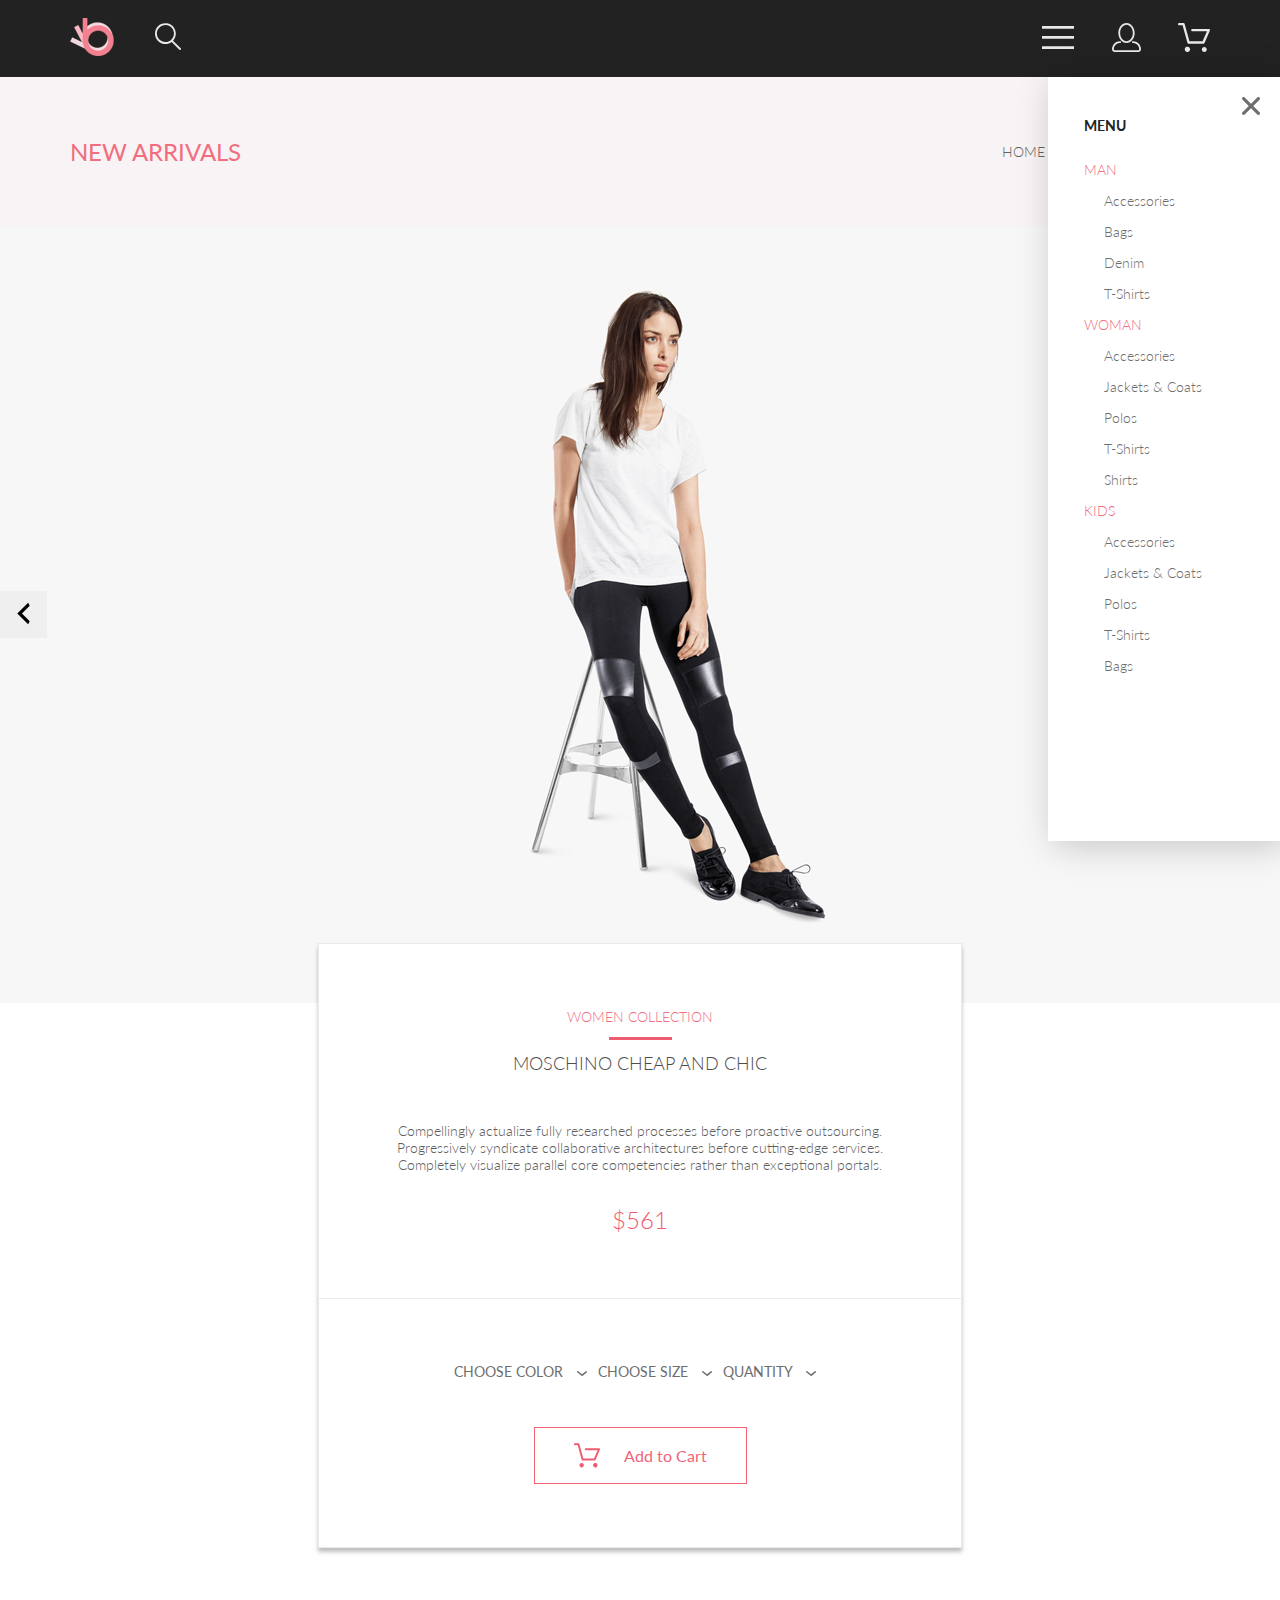
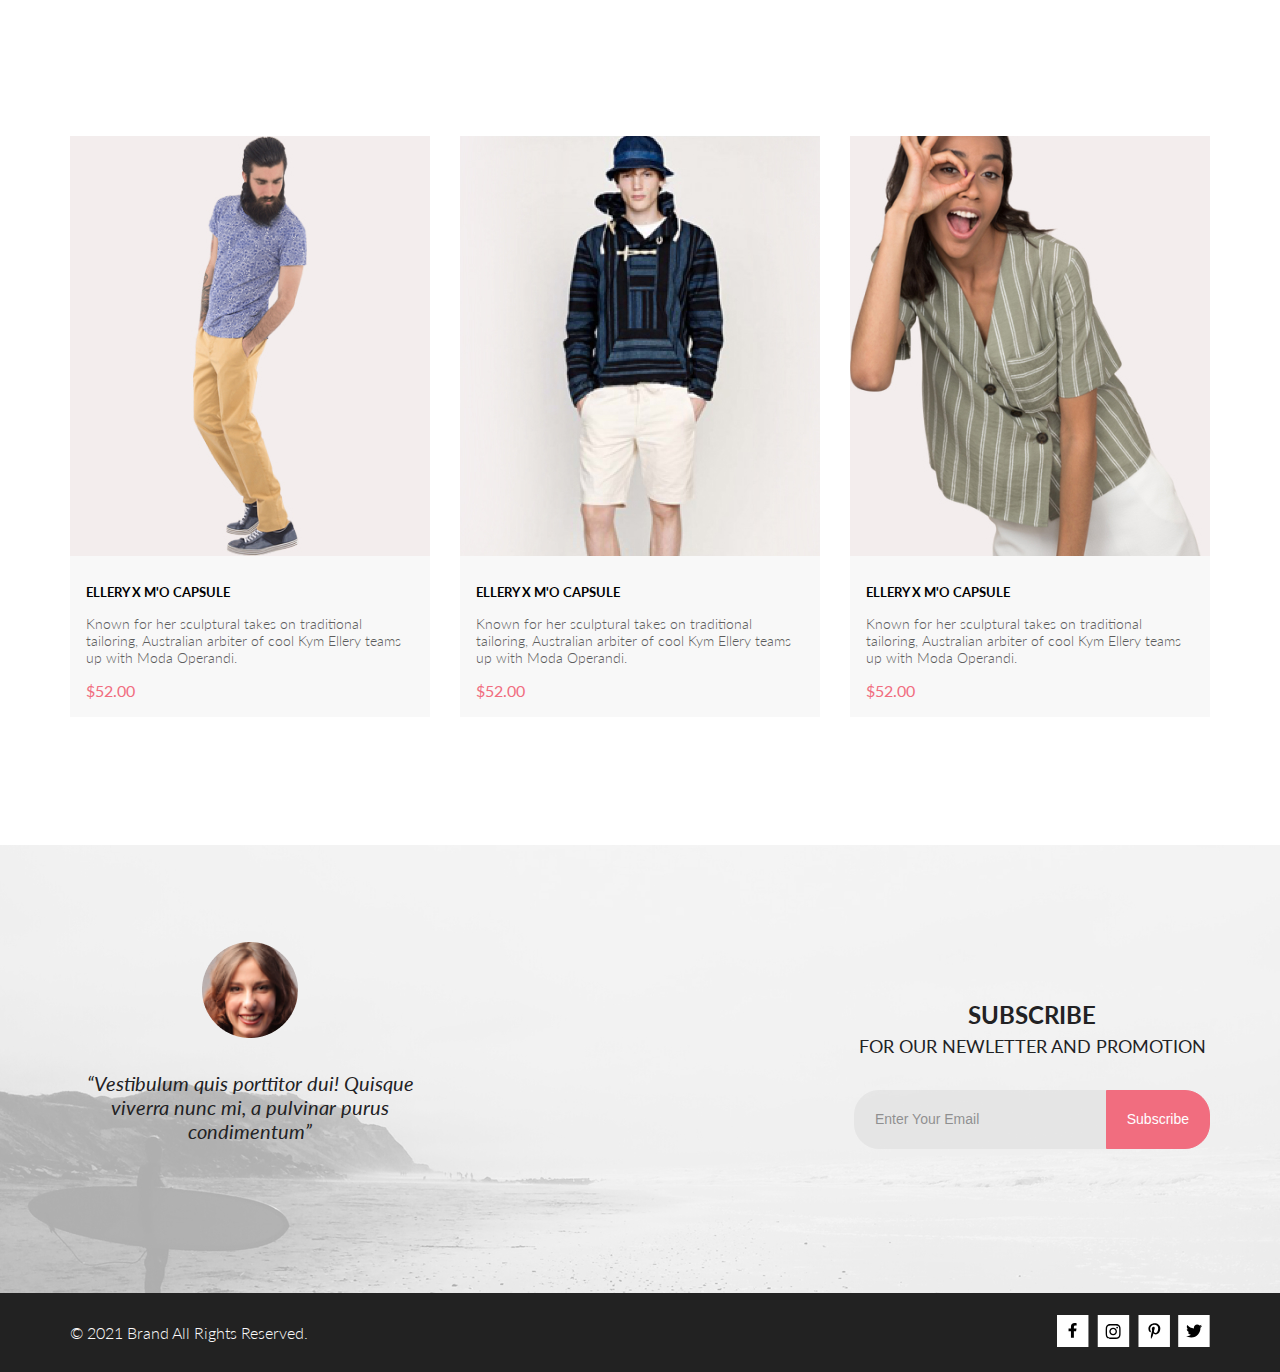
<file: product.html>
<!DOCTYPE html>
<html lang="en">
<head>
    <meta charset="UTF-8">
    <meta http-equiv="X-UA-Compatible" content="IE=edge">
    <meta name="viewport" content="width=device-width, initial-scale=1.0">
    <link rel="preconnect" href="https://fonts.googleapis.com">
    <link rel="preconnect" href="https://fonts.gstatic.com" crossorigin>
    <link href="https://fonts.googleapis.com/css2?family=Lato:ital,wght@0,300;0,400;0,700;0,900;1,400&display=swap"
        rel="stylesheet">
    <link rel="stylesheet" href="css/style.css">
    <title>Product</title>
</head>
<body class="container">
    <header class="header">
        <div class="wrapper header-wrap">
            <div class="header-col-1">
                <a href="index.html" class="logo"><img src="img/logo.svg" alt="logo"></a>
                <button class="search-button"><img src="img/search.svg" alt="search" class="search"></button>
            </div>
            <div class="header-col-2">
                <button class="menu-button"><img src="img/menu.svg" alt="menu"></button>
                <nav class="main-menu">
                    <div class="main-menu_box">
                        <button class="main-menu_close-btn">
                            <svg width="18" height="18" viewBox="0 0 18 18" fill="none" xmlns="http://www.w3.org/2000/svg">
                                <path
                                    d="M11.2453 9L17.5302 2.71516C17.8285 2.41741 17.9962 2.01336 17.9966 1.59191C17.997 1.17045 17.8299 0.76611 17.5322 0.467833C17.2344 0.169555 16.8304 0.00177586 16.4089 0.00140366C15.9875 0.00103146 15.5831 0.168097 15.2848 0.465848L9 6.75069L2.71516 0.465848C2.41688 0.167571 2.01233 0 1.5905 0C1.16868 0 0.764125 0.167571 0.465848 0.465848C0.167571 0.764125 0 1.16868 0 1.5905C0 2.01233 0.167571 2.41688 0.465848 2.71516L6.75069 9L0.465848 15.2848C0.167571 15.5831 0 15.9877 0 16.4095C0 16.8313 0.167571 17.2359 0.465848 17.5342C0.764125 17.8324 1.16868 18 1.5905 18C2.01233 18 2.41688 17.8324 2.71516 17.5342L9 11.2493L15.2848 17.5342C15.5831 17.8324 15.9877 18 16.4095 18C16.8313 18 17.2359 17.8324 17.5342 17.5342C17.8324 17.2359 18 16.8313 18 16.4095C18 15.9877 17.8324 15.5831 17.5342 15.2848L11.2453 9Z" />
                            </svg>
                        </button>
                        <h1 class="main-menu_title">MENU</h1>
                        <ul class="main-menu_list">
                            <li class="main-menu_list_item">
                                <a href="catalog.html" class="main-menu_link">MAN</a>
                                <ul class="main-menu_submenu">
                                    <li class="main-menu_submenu_item">
                                        <a href="catalog.html" class="main-menu_submenu_link">Accessories</a>
                                    </li>
                                    <li class="main-menu_submenu_item">
                                        <a href="catalog.html" class="main-menu_submenu_link">Bags</a>
                                    </li>
                                    <li class="main-menu_submenu_item">
                                        <a href="catalog.html" class="main-menu_submenu_link">Denim</a>
                                    </li>
                                    <li class="main-menu_submenu_item">
                                        <a href="catalog.html" class="main-menu_submenu_link">T-Shirts</a>
                                    </li>
                                </ul>
                            </li>
                            <li class="main-menu_list_item">
                                <a href="catalog.html" class="main-menu_link">WOMAN</a>
                                <ul class="main-menu_submenu">
                                    <li class="main-menu_submenu_item">
                                        <a href="catalog.html" class="main-menu_submenu_link">Accessories</a>
                                    </li>
                                    <li class="main-menu_submenu_item">
                                        <a href="catalog.html" class="main-menu_submenu_link">Jackets & Coats</a>
                                    </li>
                                    <li class="main-menu_submenu_item">
                                        <a href="catalog.html" class="main-menu_submenu_link">Polos</a>
                                    </li>
                                    <li class="main-menu_submenu_item">
                                        <a href="catalog.html" class="main-menu_submenu_link">T-Shirts</a>
                                    </li>
                                    <li class="main-menu_submenu_item">
                                        <a href="catalog.html" class="main-menu_submenu_link">Shirts</a>
                                    </li>
                                </ul>
                            </li>
                            <li class="main-menu_list_item">
                                <a href="catalog.html" class="main-menu_link">KIDS</a>
                                <ul class="main-menu_submenu">
                                    <li class="main-menu_submenu_item">
                                        <a href="catalog.html" class="main-menu_submenu_link">Accessories</a>
                                    </li>
                                    <li class="main-menu_submenu_item">
                                        <a href="catalog.html" class="main-menu_submenu_link">Jackets & Coats</a>
                                    </li>
                                    <li class="main-menu_submenu_item">
                                        <a href="catalog.html" class="main-menu_submenu_link">Polos</a>
                                    </li>
                                    <li class="main-menu_submenu_item">
                                        <a href="catalog.html" class="main-menu_submenu_link">T-Shirts</a>
                                    </li>
                                    <li class="main-menu_submenu_item">
                                        <a href="catalog.html" class="main-menu_submenu_link">Bags</a>
                                    </li>
                                </ul>
                            </li>
                        </ul>
                    </div>
                </nav>
                <a class="menu-button_registration" href="registration.html"><img src="img/acc.svg" alt="account"></a>
                <a class="menu-button_cart" href="cart.html"><img src="img/cart.svg" alt="cart"></a>
            </div>
        </div>
    </header>
    <section class="breadcrumb">
        <nav class="wrapper breadcrumb-wrap" aria-label="breadcrumb-nav">
            <h2 class="breadcrumb-wrap-text-header">NEW ARRIVALS </h2>
            <ul class="breadcrumb-wrap-list">
                <li class="breadcrumb-wrap-list-item"><a href="#">HOME </a>/</li>
                <li class="breadcrumb-wrap-list-item"><a href="#">MEN </a>/</li>
                <li class="breadcrumb-wrap-list-item active" aria-current="page">NEW ARRIVALS </li>
            </ul>
        </nav>
    </section>
    <section class="product-offer">
        <div class="product-offer_wrapper">
            <button class="product-offer__button">
                <svg width="13" height="23" viewBox="0 0 13 23" fill="none" xmlns="http://www.w3.org/2000/svg">
                    <path d="M12.6998 3.7499L4.9498 11.4999L12.6998 19.2499L11.1498 22.3499L0.299805 11.4999L11.1498 0.649902L12.6998 3.7499Z"/>
                    </svg>
            </button>
            <img class="product-offer-img" src="img/product__main-img.jpeg" alt="product-image">
            <button class="product-offer__button">
                <svg width="47" height="47" viewBox="0 0 47 47" fill="none" xmlns="http://www.w3.org/2000/svg">
                    <path d="M17.2998 31.2499L25.0498 23.4999L17.2998 15.7499L18.8498 12.6499L29.6998 23.4999L18.8498 34.3499L17.2998 31.2499Z"/>
                    </svg>
            </button>
        </div>
    </section>
    <div class="product-card">
        <h2 class="product-card_header">WOMEN COLLECTION</h2>
        <div class="product-card__braker-top"></div>
        <h3 class="product-card_title">MOSCHINO CHEAP AND CHIC</h3>
        <p class="product-card_description">Compellingly actualize fully researched processes before proactive outsourcing. Progressively syndicate collaborative architectures before cutting-edge services. Completely visualize parallel core competencies rather than exceptional portals. </p>
        <p class="product-card_price">$561</p>
        <div class="product-card__braker-center"></div>
        <div class="product-filter-checkbox">
            <div class="product-filter-checkbox-trending">
                <details class="product-filter-chechbox-container">
                    <summary class="product-filter-chechbox-title">CHOOSE COLOR
                        <img src="img/img-td.svg" alt="sort-button">
                    </summary>
                    <div class="checkbox">
                        <label class="product-filter-chechbox-item"><input type="checkbox" name="size"> XS</label>

                        <label class="product-filter-chechbox-item"><input type="checkbox" name="size"> S</label>

                        <label class="product-filter-chechbox-item"><input type="checkbox" name="size"> M</label>
                        
                        <label class="product-filter-chechbox-item"><input type="checkbox" name="size"> L</label>
                        </div>       
            </details>
            </div>
            <div class="product-filter-checkbox-size">
                <details class="product-filter-chechbox-container">
                    <summary class="product-filter-chechbox-title">CHOOSE SIZE
                        <img src="img/img-td.svg" alt="sort-button">
                    </summary>
                    <div class="checkbox">
                        <label class="product-filter-chechbox-item"><input type="checkbox" name="size"> XS</label>

                        <label class="product-filter-chechbox-item"><input type="checkbox" name="size"> S</label>

                        <label class="product-filter-chechbox-item"><input type="checkbox" name="size"> M</label>
                        
                        <label class="product-filter-chechbox-item"><input type="checkbox" name="size"> L</label>
                        </div>       
            </details>
            </div>
            <div class="product-filter-checkbox-price">
                <details class="product-filter-chechbox-container">
                    <summary class="product-filter-chechbox-title">QUANTITY
                        <img src="img/img-td.svg" alt="sort-button">
                    </summary>
                    <div class="checkbox">
                        <label class="product-filter-chechbox-item"><input type="checkbox" name="size"> XS</label>
    
                        <label class="product-filter-chechbox-item"><input type="checkbox" name="size"> S</label>
    
                        <label class="product-filter-chechbox-item"><input type="checkbox" name="size"> M</label>
                        
                        <label class="product-filter-chechbox-item"><input type="checkbox" name="size"> L</label>
                        </div>       
                    </details>
            </div>
        </div>
        <a href="#" class="product-card_buttom">
            <svg width="27" height="25" viewBox="0 0 27 25" fill="none" xmlns="http://www.w3.org/2000/svg">
                <path d="M5.49847 22.185C5.50635 21.752 5.64091 21.3309 5.88519 20.9748C6.12947 20.6186 6.47261 20.3431 6.87158 20.1828C7.27055 20.0226 7.7076 19.9848 8.12781 20.0741C8.54802 20.1635 8.93269 20.376 9.23358 20.685C9.53447 20.994 9.73817 21.3857 9.81909 21.811C9.90002 22.2363 9.85453 22.6763 9.68842 23.0756C9.52231 23.475 9.24296 23.8161 8.88538 24.0559C8.52779 24.2957 8.10791 24.4237 7.67847 24.4237C7.38955 24.4211 7.10399 24.3611 6.83807 24.2472C6.57216 24.1333 6.3311 23.9676 6.12866 23.7597C5.92623 23.5518 5.76639 23.3057 5.65826 23.0355C5.55013 22.7653 5.49584 22.4763 5.49847 22.185ZM21.3045 24.4237C20.8711 24.4303 20.4453 24.3087 20.0797 24.074C19.7141 23.8393 19.4247 23.5017 19.2471 23.103C19.0696 22.7042 19.0117 22.2618 19.0806 21.8303C19.1496 21.3988 19.3423 20.9971 19.6351 20.6748C19.9278 20.3524 20.3077 20.1236 20.728 20.0165C21.1482 19.9095 21.5903 19.929 21.9997 20.0724C22.4091 20.2159 22.7679 20.4771 23.0317 20.8238C23.2956 21.1706 23.453 21.5877 23.4845 22.0236C23.5269 22.6155 23.3369 23.2004 22.9555 23.6523C22.7706 23.8745 22.5436 24.0574 22.2877 24.1901C22.0319 24.3227 21.7524 24.4025 21.4655 24.4247L21.3045 24.4237ZM8.59351 17.4855C8.38116 17.4851 8.17488 17.414 8.00671 17.2833C7.83855 17.1525 7.71792 16.9694 7.66351 16.7624L3.73651 2.19527H0.978516C0.719001 2.19527 0.470064 2.09128 0.28656 1.90622C0.103056 1.72116 0 1.47018 0 1.20847C0 0.946764 0.103056 0.695782 0.28656 0.510726C0.470064 0.325669 0.719001 0.22168 0.978516 0.22168H4.45752C4.66982 0.222254 4.876 0.293463 5.04413 0.424184C5.21226 0.554905 5.33295 0.737883 5.38751 0.944787L9.31451 15.5119H20.0185L23.5765 7.12665H11.7185C11.459 7.12665 11.2101 7.02266 11.0266 6.83761C10.8431 6.65255 10.74 6.40157 10.74 6.13986C10.74 5.87815 10.8431 5.62717 11.0266 5.44211C11.2101 5.25705 11.459 5.15306 11.7185 5.15306H25.0535C25.2131 5.15352 25.3701 5.19451 25.5099 5.27223C25.6497 5.34995 25.7679 5.46195 25.8535 5.59784C25.9413 5.73569 25.9945 5.89303 26.0084 6.05627C26.0224 6.21951 25.9966 6.38368 25.9335 6.53465L21.5425 16.8935C21.469 17.0684 21.3462 17.2177 21.1895 17.3229C21.0327 17.4281 20.8488 17.4846 20.6605 17.4855H8.59351Z"/>
                </svg>
               <p>
                Add to Cart
               </p>
            </a>
    </div>
    <section class="feature-products">
        <div class="wrapper feature-products-wrap feature-products-wrap_product-page">
            <ul class="feature-product-item">
                <li>
                    <div class="feature-products-overlay">
                        <button class="feature-products-overlay_btn">
                            <svg width="27" height="25" viewBox="0 0 27 25" fill="none" xmlns="http://www.w3.org/2000/svg">
                                <path d="M5.49847 22.185C5.50635 21.752 5.64091 21.3309 5.88519 20.9748C6.12947 20.6186 6.47261 20.3431 6.87158 20.1828C7.27055 20.0226 7.7076 19.9848 8.12781 20.0741C8.54802 20.1635 8.93269 20.376 9.23358 20.685C9.53447 20.994 9.73817 21.3857 9.81909 21.811C9.90002 22.2363 9.85453 22.6763 9.68842 23.0756C9.52231 23.475 9.24296 23.8161 8.88538 24.0559C8.52779 24.2957 8.10791 24.4237 7.67847 24.4237C7.38955 24.4211 7.10399 24.3611 6.83807 24.2472C6.57216 24.1333 6.3311 23.9676 6.12866 23.7597C5.92623 23.5518 5.76639 23.3057 5.65826 23.0355C5.55013 22.7653 5.49584 22.4763 5.49847 22.185ZM21.3045 24.4237C20.8711 24.4303 20.4453 24.3087 20.0797 24.074C19.7141 23.8393 19.4247 23.5017 19.2471 23.103C19.0696 22.7042 19.0117 22.2618 19.0806 21.8303C19.1496 21.3988 19.3423 20.9971 19.6351 20.6748C19.9278 20.3524 20.3077 20.1236 20.728 20.0165C21.1482 19.9095 21.5903 19.929 21.9997 20.0724C22.4091 20.2159 22.7679 20.4771 23.0317 20.8238C23.2956 21.1706 23.453 21.5877 23.4845 22.0236C23.5269 22.6155 23.3369 23.2004 22.9555 23.6523C22.7706 23.8745 22.5436 24.0574 22.2877 24.1901C22.0319 24.3227 21.7524 24.4025 21.4655 24.4247L21.3045 24.4237ZM8.59351 17.4855C8.38116 17.4851 8.17488 17.414 8.00671 17.2833C7.83855 17.1525 7.71792 16.9694 7.66351 16.7624L3.73651 2.19527H0.978516C0.719001 2.19527 0.470064 2.09128 0.28656 1.90622C0.103056 1.72116 0 1.47018 0 1.20847C0 0.946764 0.103056 0.695782 0.28656 0.510726C0.470064 0.325669 0.719001 0.22168 0.978516 0.22168H4.45752C4.66982 0.222254 4.876 0.293463 5.04413 0.424184C5.21226 0.554905 5.33295 0.737883 5.38751 0.944787L9.31451 15.5119H20.0185L23.5765 7.12665H11.7185C11.459 7.12665 11.2101 7.02266 11.0266 6.83761C10.8431 6.65255 10.74 6.40157 10.74 6.13986C10.74 5.87815 10.8431 5.62717 11.0266 5.44211C11.2101 5.25705 11.459 5.15306 11.7185 5.15306H25.0535C25.2131 5.15352 25.3701 5.19451 25.5099 5.27223C25.6497 5.34995 25.7679 5.46195 25.8535 5.59784C25.9413 5.73569 25.9945 5.89303 26.0084 6.05627C26.0224 6.21951 25.9966 6.38368 25.9335 6.53465L21.5425 16.8935C21.469 17.0684 21.3462 17.2177 21.1895 17.3229C21.0327 17.4281 20.8488 17.4846 20.6605 17.4855H8.59351Z"/>
                                </svg> 
                            Add to Cart</button>
                    </div>
                    <img src="img/goods4.jpeg" alt="goods">
                    <div class="feature-product-item-describtion">
                        <h3 class="feature-product-item-header">ELLERY X M'O CAPSULE</h3>
                        <p class="feature-product-item-about">Known for her sculptural takes on traditional tailoring,
                            Australian arbiter of cool Kym Ellery teams up with Moda Operandi.</p>
                        <p class="feature-product-item-price">$52.00</p>
                    </div>
                </li>
            </ul>
            <ul class="feature-product-item">
                <li>
                    <div class="feature-products-overlay">
                        <button class="feature-products-overlay_btn">
                            <svg width="27" height="25" viewBox="0 0 27 25" fill="none" xmlns="http://www.w3.org/2000/svg">
                                <path d="M5.49847 22.185C5.50635 21.752 5.64091 21.3309 5.88519 20.9748C6.12947 20.6186 6.47261 20.3431 6.87158 20.1828C7.27055 20.0226 7.7076 19.9848 8.12781 20.0741C8.54802 20.1635 8.93269 20.376 9.23358 20.685C9.53447 20.994 9.73817 21.3857 9.81909 21.811C9.90002 22.2363 9.85453 22.6763 9.68842 23.0756C9.52231 23.475 9.24296 23.8161 8.88538 24.0559C8.52779 24.2957 8.10791 24.4237 7.67847 24.4237C7.38955 24.4211 7.10399 24.3611 6.83807 24.2472C6.57216 24.1333 6.3311 23.9676 6.12866 23.7597C5.92623 23.5518 5.76639 23.3057 5.65826 23.0355C5.55013 22.7653 5.49584 22.4763 5.49847 22.185ZM21.3045 24.4237C20.8711 24.4303 20.4453 24.3087 20.0797 24.074C19.7141 23.8393 19.4247 23.5017 19.2471 23.103C19.0696 22.7042 19.0117 22.2618 19.0806 21.8303C19.1496 21.3988 19.3423 20.9971 19.6351 20.6748C19.9278 20.3524 20.3077 20.1236 20.728 20.0165C21.1482 19.9095 21.5903 19.929 21.9997 20.0724C22.4091 20.2159 22.7679 20.4771 23.0317 20.8238C23.2956 21.1706 23.453 21.5877 23.4845 22.0236C23.5269 22.6155 23.3369 23.2004 22.9555 23.6523C22.7706 23.8745 22.5436 24.0574 22.2877 24.1901C22.0319 24.3227 21.7524 24.4025 21.4655 24.4247L21.3045 24.4237ZM8.59351 17.4855C8.38116 17.4851 8.17488 17.414 8.00671 17.2833C7.83855 17.1525 7.71792 16.9694 7.66351 16.7624L3.73651 2.19527H0.978516C0.719001 2.19527 0.470064 2.09128 0.28656 1.90622C0.103056 1.72116 0 1.47018 0 1.20847C0 0.946764 0.103056 0.695782 0.28656 0.510726C0.470064 0.325669 0.719001 0.22168 0.978516 0.22168H4.45752C4.66982 0.222254 4.876 0.293463 5.04413 0.424184C5.21226 0.554905 5.33295 0.737883 5.38751 0.944787L9.31451 15.5119H20.0185L23.5765 7.12665H11.7185C11.459 7.12665 11.2101 7.02266 11.0266 6.83761C10.8431 6.65255 10.74 6.40157 10.74 6.13986C10.74 5.87815 10.8431 5.62717 11.0266 5.44211C11.2101 5.25705 11.459 5.15306 11.7185 5.15306H25.0535C25.2131 5.15352 25.3701 5.19451 25.5099 5.27223C25.6497 5.34995 25.7679 5.46195 25.8535 5.59784C25.9413 5.73569 25.9945 5.89303 26.0084 6.05627C26.0224 6.21951 25.9966 6.38368 25.9335 6.53465L21.5425 16.8935C21.469 17.0684 21.3462 17.2177 21.1895 17.3229C21.0327 17.4281 20.8488 17.4846 20.6605 17.4855H8.59351Z"/>
                                </svg> 
                            Add to Cart</button>
                    </div>
                    <img src="img/goods13.jpeg" alt="goods">
                    <div class="feature-product-item-describtion">
                        <h3 class="feature-product-item-header">ELLERY X M'O CAPSULE</h3>
                        <p class="feature-product-item-about">Known for her sculptural takes on traditional tailoring,
                            Australian arbiter of cool Kym Ellery teams up with Moda Operandi.</p>
                        <p class="feature-product-item-price">$52.00</p>
                    </div>
                </li>
            </ul>
            <ul class="feature-product-item">
                <li>
                    <div class="feature-products-overlay">
                        <button class="feature-products-overlay_btn">
                            <svg width="27" height="25" viewBox="0 0 27 25" fill="none" xmlns="http://www.w3.org/2000/svg">
                                <path d="M5.49847 22.185C5.50635 21.752 5.64091 21.3309 5.88519 20.9748C6.12947 20.6186 6.47261 20.3431 6.87158 20.1828C7.27055 20.0226 7.7076 19.9848 8.12781 20.0741C8.54802 20.1635 8.93269 20.376 9.23358 20.685C9.53447 20.994 9.73817 21.3857 9.81909 21.811C9.90002 22.2363 9.85453 22.6763 9.68842 23.0756C9.52231 23.475 9.24296 23.8161 8.88538 24.0559C8.52779 24.2957 8.10791 24.4237 7.67847 24.4237C7.38955 24.4211 7.10399 24.3611 6.83807 24.2472C6.57216 24.1333 6.3311 23.9676 6.12866 23.7597C5.92623 23.5518 5.76639 23.3057 5.65826 23.0355C5.55013 22.7653 5.49584 22.4763 5.49847 22.185ZM21.3045 24.4237C20.8711 24.4303 20.4453 24.3087 20.0797 24.074C19.7141 23.8393 19.4247 23.5017 19.2471 23.103C19.0696 22.7042 19.0117 22.2618 19.0806 21.8303C19.1496 21.3988 19.3423 20.9971 19.6351 20.6748C19.9278 20.3524 20.3077 20.1236 20.728 20.0165C21.1482 19.9095 21.5903 19.929 21.9997 20.0724C22.4091 20.2159 22.7679 20.4771 23.0317 20.8238C23.2956 21.1706 23.453 21.5877 23.4845 22.0236C23.5269 22.6155 23.3369 23.2004 22.9555 23.6523C22.7706 23.8745 22.5436 24.0574 22.2877 24.1901C22.0319 24.3227 21.7524 24.4025 21.4655 24.4247L21.3045 24.4237ZM8.59351 17.4855C8.38116 17.4851 8.17488 17.414 8.00671 17.2833C7.83855 17.1525 7.71792 16.9694 7.66351 16.7624L3.73651 2.19527H0.978516C0.719001 2.19527 0.470064 2.09128 0.28656 1.90622C0.103056 1.72116 0 1.47018 0 1.20847C0 0.946764 0.103056 0.695782 0.28656 0.510726C0.470064 0.325669 0.719001 0.22168 0.978516 0.22168H4.45752C4.66982 0.222254 4.876 0.293463 5.04413 0.424184C5.21226 0.554905 5.33295 0.737883 5.38751 0.944787L9.31451 15.5119H20.0185L23.5765 7.12665H11.7185C11.459 7.12665 11.2101 7.02266 11.0266 6.83761C10.8431 6.65255 10.74 6.40157 10.74 6.13986C10.74 5.87815 10.8431 5.62717 11.0266 5.44211C11.2101 5.25705 11.459 5.15306 11.7185 5.15306H25.0535C25.2131 5.15352 25.3701 5.19451 25.5099 5.27223C25.6497 5.34995 25.7679 5.46195 25.8535 5.59784C25.9413 5.73569 25.9945 5.89303 26.0084 6.05627C26.0224 6.21951 25.9966 6.38368 25.9335 6.53465L21.5425 16.8935C21.469 17.0684 21.3462 17.2177 21.1895 17.3229C21.0327 17.4281 20.8488 17.4846 20.6605 17.4855H8.59351Z"/>
                                </svg> 
                            Add to Cart</button>
                    </div>
                    <img src="img/goods14.jpeg" alt="goods">
                    <div class="feature-product-item-describtion">
                        <h3 class="feature-product-item-header">ELLERY X M'O CAPSULE</h3>
                        <p class="feature-product-item-about">Known for her sculptural takes on traditional tailoring,
                            Australian arbiter of cool Kym Ellery teams up with Moda Operandi.</p>
                        <p class="feature-product-item-price">$52.00</p>
                    </div>
                </li>
            </ul>
        </div>
    </section>
    <section class="feedback">
        <div class="wrapper feedback-wrap">
            <div class="feedback-subscribers">
                <div class="feedback-subscriber-img">
                    <img src="img/feedback_subscriber-img.png" alt="subscriber">
                </div>
                <q class="feedback-text">Vestibulum quis porttitor dui! Quisque viverra nunc mi, a pulvinar purus
                    condimentum</q>
            </div>
            <form action="#" class="feedback-subscribe">
                <h2 class="feedback-subscribe-text">SUBSCRIBE<br><span class="feedback-subscribe-text-small">FOR OUR
                        NEWLETTER AND PROMOTION</span></h2>
                <div class="subscribe-button-container">
                    <input class="subscribe-field" type="text" placeholder="Enter Your Email" required>
                    <input class="subscribe-button" type="submit" value="Subscribe">
                </div>
            </form>
        </div>
    </section>
    <footer class="footer">
        <div class="wrapper footer-wrap">
            <p class="footer-copyrites">© 2021 Brand All Rights Reserved.</p>
            <ul class="footer-wrap-sociallinks">
                <li class="footer-wrap-sociallinks-item">
                    <a href="#">
                        <svg width="32" height="32" viewBox="0 0 32 32" fill="none" xmlns="http://www.w3.org/2000/svg">
                            <path class="footer-wrap-sociallinks-item-bg" d="M31.4506 0H0V32H31.4506V0Z" fill="white" />
                            <path class="footer-wrap-sociallinks-item-sight"
                                d="M19.0884 16.28L19.5069 13.616H16.8902V11.8873C16.8902 11.1585 17.2557 10.4481 18.4277 10.4481H19.6172V8.17997C19.6172 8.17997 18.5377 8 17.5056 8C15.3507 8 13.9422 9.27593 13.9422 11.5857V13.616H11.5469V16.28H13.9422V22.72H16.8902V16.28H19.0884Z"
                                fill="black" />
                        </svg>
                    </a>
                </li>
                <li class="footer-wrap-sociallinks-item">
                    <a href="#">
                        <svg width="33" height="32" viewBox="0 0 33 32" fill="none" xmlns="http://www.w3.org/2000/svg">
                            <path class="footer-wrap-sociallinks-item-bg" d="M32.1889 0H0.738281V32H32.1889V0Z"
                                fill="white" />
                            <g>
                                <path class="footer-wrap-sociallinks-item-sight"
                                    d="M16.139 12.6816C14.0238 12.6816 12.3177 14.3849 12.3177 16.4966C12.3177 18.6083 14.0238 20.3117 16.139 20.3117C18.2541 20.3117 19.9602 18.6083 19.9602 16.4966C19.9602 14.3849 18.2541 12.6816 16.139 12.6816ZM16.139 18.9769C14.7721 18.9769 13.6547 17.8646 13.6547 16.4966C13.6547 15.1287 14.7688 14.0164 16.139 14.0164C17.5092 14.0164 18.6233 15.1287 18.6233 16.4966C18.6233 17.8646 17.5058 18.9769 16.139 18.9769ZM21.0078 12.5255C21.0078 13.0203 20.6087 13.4154 20.1165 13.4154C19.621 13.4154 19.2252 13.0169 19.2252 12.5255C19.2252 12.0341 19.6243 11.6357 20.1165 11.6357C20.6087 11.6357 21.0078 12.0341 21.0078 12.5255ZM23.5386 13.4287C23.4821 12.2367 23.2094 11.1808 22.3347 10.3109C21.4634 9.44097 20.4058 9.1687 19.2119 9.10894C17.9814 9.03921 14.2932 9.03921 13.0627 9.10894C11.8721 9.16538 10.8145 9.43765 9.93987 10.3076C9.06522 11.1775 8.79584 12.2333 8.73597 13.4253C8.66613 14.6539 8.66613 18.3361 8.73597 19.5646C8.79251 20.7566 9.06522 21.8124 9.93987 22.6824C10.8145 23.5523 11.8688 23.8246 13.0627 23.8843C14.2932 23.9541 17.9814 23.9541 19.2119 23.8843C20.4058 23.8279 21.4634 23.5556 22.3347 22.6824C23.2061 21.8124 23.4788 20.7566 23.5386 19.5646C23.6085 18.3361 23.6085 14.6572 23.5386 13.4287ZM21.949 20.8828C21.6895 21.5335 21.1874 22.0349 20.5322 22.2972C19.5511 22.6857 17.2231 22.596 16.139 22.596C15.0548 22.596 12.7235 22.6824 11.7457 22.2972C11.0939 22.0382 10.5917 21.5369 10.329 20.8828C9.93987 19.9033 10.0297 17.5791 10.0297 16.4966C10.0297 15.4142 9.9432 13.0867 10.329 12.1105C10.5884 11.4597 11.0906 10.9583 11.7457 10.696C12.7268 10.3076 15.0548 10.3972 16.139 10.3972C17.2231 10.3972 19.5545 10.3109 20.5322 10.696C21.184 10.955 21.6862 11.4564 21.949 12.1105C22.3381 13.09 22.2483 15.4142 22.2483 16.4966C22.2483 17.5791 22.3381 19.9066 21.949 20.8828Z"
                                    fill="black" />
                            </g>
                            <defs>
                                <clipPath>
                                    <rect width="14.8991" height="17" fill="white" transform="translate(8.68555 8)" />
                                </clipPath>
                            </defs>
                        </svg>
                    </a>
                </li>
                <li class="footer-wrap-sociallinks-item">
                    <a href="#">
                        <svg width="32" height="32" viewBox="0 0 32 32" fill="none" xmlns="http://www.w3.org/2000/svg">
                            <path class="footer-wrap-sociallinks-item-bg" d="M31.9252 0H0.474609V32H31.9252V0Z"
                                fill="white" />
                            <g>
                                <path class="footer-wrap-sociallinks-item-sight"
                                    d="M16.7403 8.20312C13.5556 8.20312 10.4082 10.3406 10.4082 13.8C10.4082 16 11.6374 17.25 12.3823 17.25C12.6896 17.25 12.8666 16.3875 12.8666 16.1438C12.8666 15.8531 12.1309 15.2344 12.1309 14.025C12.1309 11.5125 14.0305 9.73125 16.4889 9.73125C18.6027 9.73125 20.1671 10.9406 20.1671 13.1625C20.1671 14.8219 19.506 17.9344 17.3642 17.9344C16.5913 17.9344 15.9302 17.3719 15.9302 16.5656C15.9302 15.3844 16.7496 14.2406 16.7496 13.0219C16.7496 10.9531 13.835 11.3281 13.835 13.8281C13.835 14.3531 13.9002 14.9344 14.133 15.4125C13.7046 17.2688 12.8293 20.0344 12.8293 21.9469C12.8293 22.5375 12.9131 23.1188 12.969 23.7094C13.0745 23.8281 13.0218 23.8156 13.1832 23.7563C14.7476 21.6 14.6917 21.1781 15.3994 18.3562C15.7812 19.0875 16.7683 19.4812 17.5505 19.4812C20.8469 19.4812 22.3275 16.2469 22.3275 13.3313C22.3275 10.2281 19.6643 8.20312 16.7403 8.20312Z"
                                    fill="black" />
                            </g>
                            <defs>
                                <clipPath>
                                    <rect width="11.9193" height="16" fill="white" transform="translate(10.4082 8)" />
                                </clipPath>
                            </defs>
                        </svg>
                    </a>
                </li>
                <li class="footer-wrap-sociallinks-item">
                    <a href="#">
                        <svg width="32" height="32" viewBox="0 0 32 32" fill="none" xmlns="http://www.w3.org/2000/svg">
                            <path class="footer-wrap-sociallinks-item-bg" d="M31.6635 0H0.212891V32H31.6635V0Z"
                                fill="white" />
                            <g>
                                <path class="footer-wrap-sociallinks-item-sight"
                                    d="M22.417 12.7405C22.427 12.8826 22.427 13.0248 22.427 13.1669C22.427 17.5019 19.1498 22.4969 13.1599 22.4969C11.3145 22.4969 9.60022 21.9588 8.1582 21.0248C8.4204 21.0552 8.67247 21.0654 8.94475 21.0654C10.4674 21.0654 11.8691 20.5476 12.9884 19.6644C11.5565 19.6339 10.3565 18.6898 9.94305 17.3903C10.1447 17.4207 10.3464 17.441 10.5582 17.441C10.8506 17.441 11.1431 17.4004 11.4153 17.3294C9.92291 17.0248 8.80355 15.705 8.80355 14.1111V14.0705C9.23715 14.3141 9.74139 14.4664 10.2758 14.4867C9.39849 13.8979 8.82373 12.8928 8.82373 11.7557C8.82373 11.1466 8.98504 10.5882 9.26741 10.1009C10.8708 12.0908 13.2809 13.3902 15.9833 13.5324C15.9329 13.2887 15.9027 13.035 15.9027 12.7811C15.9027 10.974 17.3548 9.50195 19.1598 9.50195C20.0976 9.50195 20.9446 9.89789 21.5396 10.5375C22.2757 10.3954 22.9816 10.1212 23.6068 9.74561C23.3648 10.507 22.8505 11.1466 22.1749 11.5527C22.8304 11.4817 23.4657 11.2989 24.0505 11.0451C23.6069 11.6948 23.0522 12.2735 22.417 12.7405Z"
                                    fill="black" />
                            </g>
                            <defs>
                                <clipPath>
                                    <rect width="15.8924" height="16" fill="white" transform="translate(8.1582 8)" />
                                </clipPath>
                            </defs>
                        </svg>
                    </a>
                </li>
            </ul>
        </div>
    </footer>
</body>
</html>
</file>
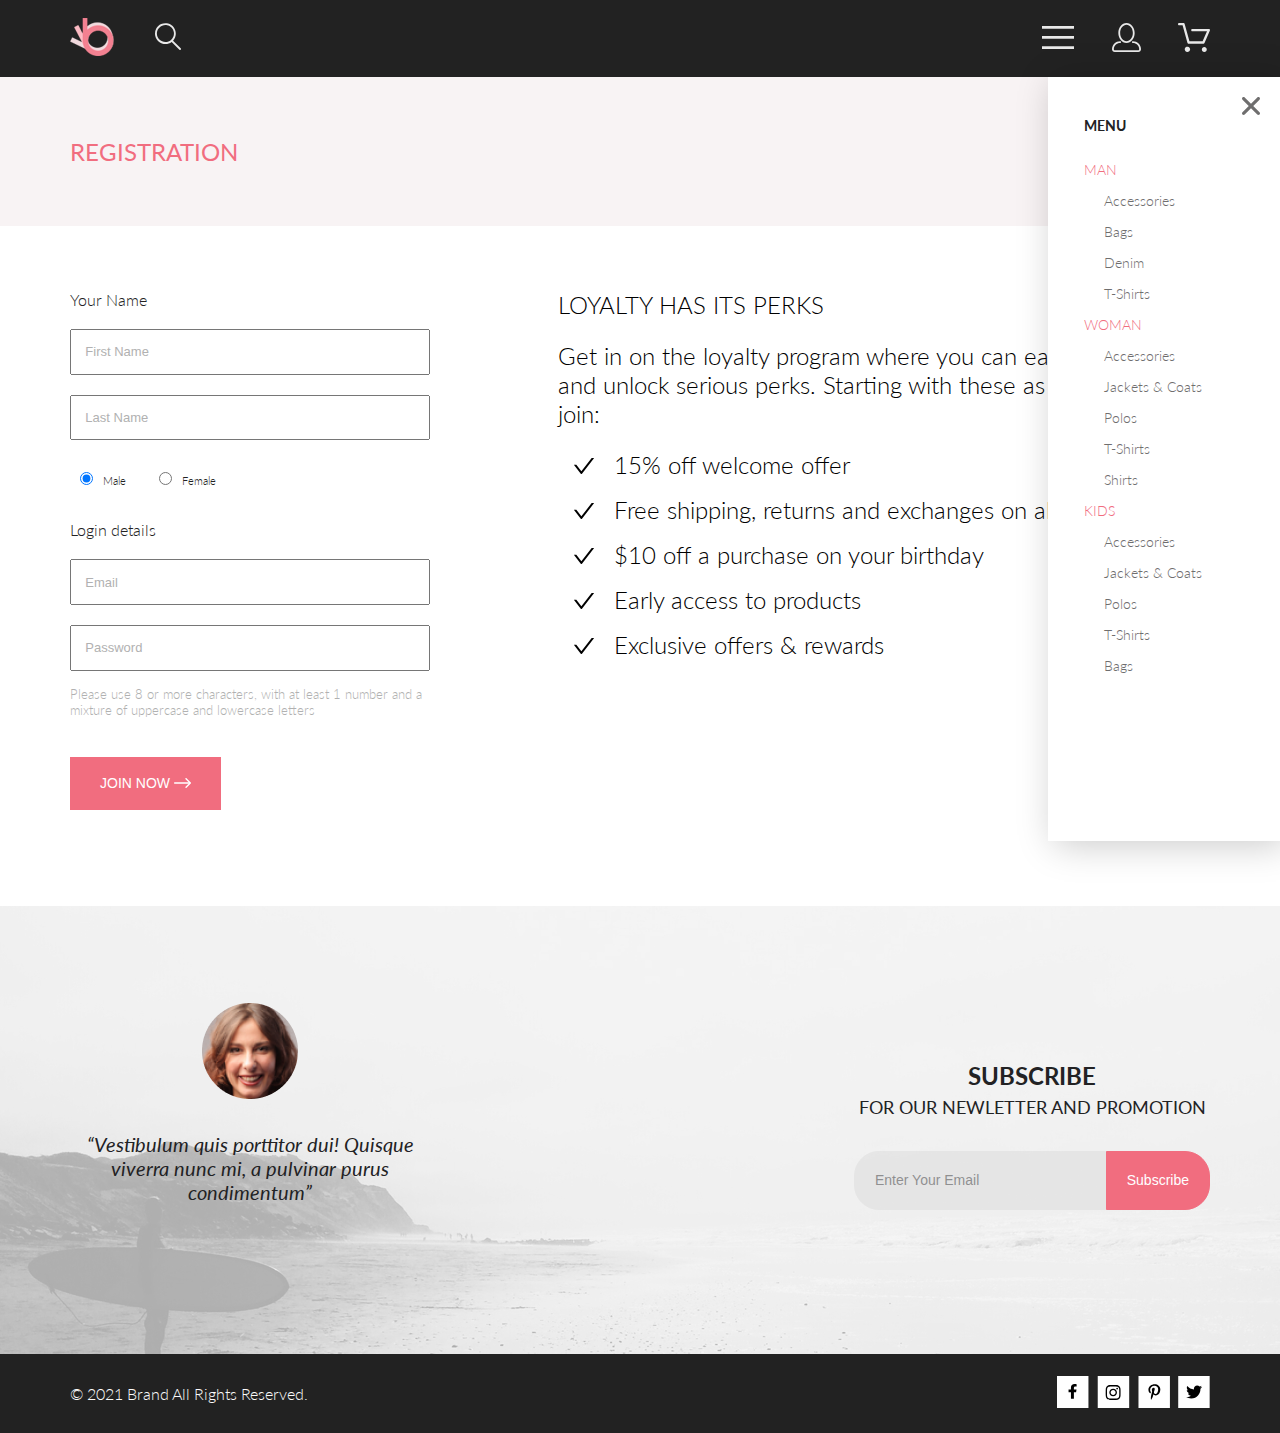
<file: registration.html>
<!DOCTYPE html>
<html lang="en">

<head>
    <meta charset="UTF-8">
    <meta http-equiv="X-UA-Compatible" content="IE=edge">
    <meta name="viewport" content="width=device-width, initial-scale=1.0">
    <link rel="preconnect" href="https://fonts.googleapis.com">
    <link rel="preconnect" href="https://fonts.gstatic.com" crossorigin>
    <link href="https://fonts.googleapis.com/css2?family=Lato:ital,wght@0,300;0,400;0,700;0,900;1,400&display=swap"
        rel="stylesheet">
    <link rel="stylesheet" href="css/style.css">
    <title>Registration</title>
</head>

<body class="container">
    <header class="header">
        <div class="wrapper header-wrap">
            <div class="header-col-1">
                <a href="index.html" class="logo"><img src="img/logo.svg" alt="logo"></a>
                <button class="search-button"><img src="img/search.svg" alt="search" class="search"></button>
            </div>
            <div class="header-col-2">
                <button class="menu-button"><img src="img/menu.svg" alt="menu"></button>
                <nav class="main-menu">
                    <div class="main-menu_box">
                        <button class="main-menu_close-btn">
                            <svg width="18" height="18" viewBox="0 0 18 18" fill="none" xmlns="http://www.w3.org/2000/svg">
                                <path
                                    d="M11.2453 9L17.5302 2.71516C17.8285 2.41741 17.9962 2.01336 17.9966 1.59191C17.997 1.17045 17.8299 0.76611 17.5322 0.467833C17.2344 0.169555 16.8304 0.00177586 16.4089 0.00140366C15.9875 0.00103146 15.5831 0.168097 15.2848 0.465848L9 6.75069L2.71516 0.465848C2.41688 0.167571 2.01233 0 1.5905 0C1.16868 0 0.764125 0.167571 0.465848 0.465848C0.167571 0.764125 0 1.16868 0 1.5905C0 2.01233 0.167571 2.41688 0.465848 2.71516L6.75069 9L0.465848 15.2848C0.167571 15.5831 0 15.9877 0 16.4095C0 16.8313 0.167571 17.2359 0.465848 17.5342C0.764125 17.8324 1.16868 18 1.5905 18C2.01233 18 2.41688 17.8324 2.71516 17.5342L9 11.2493L15.2848 17.5342C15.5831 17.8324 15.9877 18 16.4095 18C16.8313 18 17.2359 17.8324 17.5342 17.5342C17.8324 17.2359 18 16.8313 18 16.4095C18 15.9877 17.8324 15.5831 17.5342 15.2848L11.2453 9Z" />
                            </svg>
                        </button>
                        <h1 class="main-menu_title">MENU</h1>
                        <ul class="main-menu_list">
                            <li class="main-menu_list_item">
                                <a href="catalog.html" class="main-menu_link">MAN</a>
                                <ul class="main-menu_submenu">
                                    <li class="main-menu_submenu_item">
                                        <a href="catalog.html" class="main-menu_submenu_link">Accessories</a>
                                    </li>
                                    <li class="main-menu_submenu_item">
                                        <a href="catalog.html" class="main-menu_submenu_link">Bags</a>
                                    </li>
                                    <li class="main-menu_submenu_item">
                                        <a href="catalog.html" class="main-menu_submenu_link">Denim</a>
                                    </li>
                                    <li class="main-menu_submenu_item">
                                        <a href="catalog.html" class="main-menu_submenu_link">T-Shirts</a>
                                    </li>
                                </ul>
                            </li>
                            <li class="main-menu_list_item">
                                <a href="catalog.html" class="main-menu_link">WOMAN</a>
                                <ul class="main-menu_submenu">
                                    <li class="main-menu_submenu_item">
                                        <a href="catalog.html" class="main-menu_submenu_link">Accessories</a>
                                    </li>
                                    <li class="main-menu_submenu_item">
                                        <a href="catalog.html" class="main-menu_submenu_link">Jackets & Coats</a>
                                    </li>
                                    <li class="main-menu_submenu_item">
                                        <a href="catalog.html" class="main-menu_submenu_link">Polos</a>
                                    </li>
                                    <li class="main-menu_submenu_item">
                                        <a href="catalog.html" class="main-menu_submenu_link">T-Shirts</a>
                                    </li>
                                    <li class="main-menu_submenu_item">
                                        <a href="catalog.html" class="main-menu_submenu_link">Shirts</a>
                                    </li>
                                </ul>
                            </li>
                            <li class="main-menu_list_item">
                                <a href="catalog.html" class="main-menu_link">KIDS</a>
                                <ul class="main-menu_submenu">
                                    <li class="main-menu_submenu_item">
                                        <a href="catalog.html" class="main-menu_submenu_link">Accessories</a>
                                    </li>
                                    <li class="main-menu_submenu_item">
                                        <a href="catalog.html" class="main-menu_submenu_link">Jackets & Coats</a>
                                    </li>
                                    <li class="main-menu_submenu_item">
                                        <a href="catalog.html" class="main-menu_submenu_link">Polos</a>
                                    </li>
                                    <li class="main-menu_submenu_item">
                                        <a href="catalog.html" class="main-menu_submenu_link">T-Shirts</a>
                                    </li>
                                    <li class="main-menu_submenu_item">
                                        <a href="catalog.html" class="main-menu_submenu_link">Bags</a>
                                    </li>
                                </ul>
                            </li>
                        </ul>
                    </div>
                </nav>
                <a class="menu-button_registration" href="registration.html"><img src="img/acc.svg" alt="account"></a>
                <a class="menu-button_cart" href="cart.html"><img src="img/cart.svg" alt="cart"></a>
            </div>
        </div>
    </header>
    <section class="breadcrumb">
        <nav class="wrapper breadcrumb-wrap" aria-label="breadcrumb-nav">
            <h2 class="breadcrumb-wrap-text-header">REGISTRATION</h2>
        </nav>
    </section>
    <section class="registration wrapper">
        <form action="#" class="registration__date">
            <fieldset class="registration__date_fieldset">
                <legend>Your Name</legend>
                    <input class="registration__date_fieldset-input-item" type="text" name="first-name" placeholder="First Name" minlength="1">
                    <input class="registration__date_fieldset-input-item" type="text" name="last-name" placeholder="Last Name" minlength="1">
            </fieldset>
            <div class="registration__date_radio">

                <label class="registration__date_radio-item">
                    <input checked class="registration__date_radio-input" type="radio" id="gender-male"
                 name="gender" value="male">Male
                </label>
                <label class="registration__date_radio-item">
                    <input class="registration__date_radio-input" type="radio" id="gender-female"
                 name="gender" value="female">Female
                </label>
                <label class="registration__date_radio-item">
                    <input class="registration__date_radio-input" type="radio" id="gender-other"
                 name="gender" value="other">
                Other
                </label>

            </div>
            <fieldset class="registration__date_fieldset">
                <legend>Login details</legend>
                    <input class="registration__date_fieldset-input-item" type="email" name="first-name" placeholder="Email">
                    <input class="registration__date_fieldset-input-item" type="password" name="last-name" placeholder="Password">
            </fieldset>
            <p class="registration__date-text">
                Please use 8 or more characters, with at least 1 number and a mixture of uppercase and lowercase letters
            </p>
            <button class="registration__date-btn">
                JOIN NOW
                <svg width="17" height="10" viewBox="0 0 17 10" fill="none" xmlns="http://www.w3.org/2000/svg">
                    <path fill-rule="evenodd" clip-rule="evenodd" d="M11.54 0.208095C11.6058 0.142131 11.684 0.0897967 11.77 0.0540883C11.8561 0.01838 11.9483 0 12.0415 0C12.1347 0 12.2269 0.01838 12.313 0.0540883C12.399 0.0897967 12.4772 0.142131 12.543 0.208095L16.7929 4.458C16.8589 4.5238 16.9112 4.60196 16.9469 4.68802C16.9826 4.77407 17.001 4.86632 17.001 4.95949C17.001 5.05266 16.9826 5.14491 16.9469 5.23097C16.9112 5.31702 16.8589 5.39518 16.7929 5.46098L12.543 9.71089C12.41 9.84389 12.2296 9.91861 12.0415 9.91861C11.8534 9.91861 11.673 9.84389 11.54 9.71089C11.407 9.57788 11.3323 9.39749 11.3323 9.2094C11.3323 9.0213 11.407 8.84091 11.54 8.70791L15.2898 4.95949L11.54 1.21107C11.474 1.14528 11.4217 1.06711 11.386 0.981059C11.3503 0.895005 11.3319 0.802752 11.3319 0.709584C11.3319 0.616415 11.3503 0.524162 11.386 0.438109C11.4217 0.352055 11.474 0.273891 11.54 0.208095Z"/>
                    <path fill-rule="evenodd" clip-rule="evenodd" d="M0 4.95948C0 4.77162 0.0746263 4.59146 0.207462 4.45862C0.340297 4.32579 0.52046 4.25116 0.708318 4.25116H15.583C15.7708 4.25116 15.951 4.32579 16.0838 4.45862C16.2167 4.59146 16.2913 4.77162 16.2913 4.95948C16.2913 5.14734 16.2167 5.3275 16.0838 5.46033C15.951 5.59317 15.7708 5.6678 15.583 5.6678H0.708318C0.52046 5.6678 0.340297 5.59317 0.207462 5.46033C0.0746263 5.3275 0 5.14734 0 4.95948Z"/>
                </svg>
            </button>
        </form>
        <div class="registration__about">
            <h2 class="registration__about_title">LOYALTY HAS ITS PERKS</h2>
            <p class="registration__about_text">Get in on the loyalty program where you can earn points and unlock serious perks. Starting with these as soon as you join:</p>
            <ul class="registration__about_list">
                <li class="registration__about_list_item">15% off welcome offer</li>
                <li class="registration__about_list_item">Free shipping, returns and exchanges on all orders</li>
                <li class="registration__about_list_item">$10 off a purchase on your birthday</li>
                <li class="registration__about_list_item">Early access to products</li>
                <li class="registration__about_list_item">Exclusive offers & rewards</li>
            </ul>
        </div>
    </section>
    <section class="feedback">
        <div class="wrapper feedback-wrap">
            <div class="feedback-subscribers">
                <div class="feedback-subscriber-img">
                    <img src="img/feedback_subscriber-img.png" alt="subscriber">
                </div>
                <q class="feedback-text">Vestibulum quis porttitor dui! Quisque viverra nunc mi, a pulvinar purus
                    condimentum</q>
            </div>
            <form action="#" class="feedback-subscribe">
                <h2 class="feedback-subscribe-text">SUBSCRIBE<br><span class="feedback-subscribe-text-small">FOR OUR
                        NEWLETTER AND PROMOTION</span></h2>
                <div class="subscribe-button-container">
                    <input class="subscribe-field" type="text" placeholder="Enter Your Email" required>
                    <input class="subscribe-button" type="submit" value="Subscribe">
                </div>
            </form>
        </div>
    </section>
    <footer class="footer">
        <div class="wrapper footer-wrap">
            <p class="footer-copyrites">© 2021 Brand All Rights Reserved.</p>
            <ul class="footer-wrap-sociallinks">
                <li class="footer-wrap-sociallinks-item">
                    <a href="#">
                        <svg width="32" height="32" viewBox="0 0 32 32" fill="none" xmlns="http://www.w3.org/2000/svg">
                            <path class="footer-wrap-sociallinks-item-bg" d="M31.4506 0H0V32H31.4506V0Z" fill="white" />
                            <path class="footer-wrap-sociallinks-item-sight"
                                d="M19.0884 16.28L19.5069 13.616H16.8902V11.8873C16.8902 11.1585 17.2557 10.4481 18.4277 10.4481H19.6172V8.17997C19.6172 8.17997 18.5377 8 17.5056 8C15.3507 8 13.9422 9.27593 13.9422 11.5857V13.616H11.5469V16.28H13.9422V22.72H16.8902V16.28H19.0884Z"
                                fill="black" />
                        </svg>
                    </a>
                </li>
                <li class="footer-wrap-sociallinks-item">
                    <a href="#">
                        <svg width="33" height="32" viewBox="0 0 33 32" fill="none" xmlns="http://www.w3.org/2000/svg">
                            <path class="footer-wrap-sociallinks-item-bg" d="M32.1889 0H0.738281V32H32.1889V0Z"
                                fill="white" />
                            <g>
                                <path class="footer-wrap-sociallinks-item-sight"
                                    d="M16.139 12.6816C14.0238 12.6816 12.3177 14.3849 12.3177 16.4966C12.3177 18.6083 14.0238 20.3117 16.139 20.3117C18.2541 20.3117 19.9602 18.6083 19.9602 16.4966C19.9602 14.3849 18.2541 12.6816 16.139 12.6816ZM16.139 18.9769C14.7721 18.9769 13.6547 17.8646 13.6547 16.4966C13.6547 15.1287 14.7688 14.0164 16.139 14.0164C17.5092 14.0164 18.6233 15.1287 18.6233 16.4966C18.6233 17.8646 17.5058 18.9769 16.139 18.9769ZM21.0078 12.5255C21.0078 13.0203 20.6087 13.4154 20.1165 13.4154C19.621 13.4154 19.2252 13.0169 19.2252 12.5255C19.2252 12.0341 19.6243 11.6357 20.1165 11.6357C20.6087 11.6357 21.0078 12.0341 21.0078 12.5255ZM23.5386 13.4287C23.4821 12.2367 23.2094 11.1808 22.3347 10.3109C21.4634 9.44097 20.4058 9.1687 19.2119 9.10894C17.9814 9.03921 14.2932 9.03921 13.0627 9.10894C11.8721 9.16538 10.8145 9.43765 9.93987 10.3076C9.06522 11.1775 8.79584 12.2333 8.73597 13.4253C8.66613 14.6539 8.66613 18.3361 8.73597 19.5646C8.79251 20.7566 9.06522 21.8124 9.93987 22.6824C10.8145 23.5523 11.8688 23.8246 13.0627 23.8843C14.2932 23.9541 17.9814 23.9541 19.2119 23.8843C20.4058 23.8279 21.4634 23.5556 22.3347 22.6824C23.2061 21.8124 23.4788 20.7566 23.5386 19.5646C23.6085 18.3361 23.6085 14.6572 23.5386 13.4287ZM21.949 20.8828C21.6895 21.5335 21.1874 22.0349 20.5322 22.2972C19.5511 22.6857 17.2231 22.596 16.139 22.596C15.0548 22.596 12.7235 22.6824 11.7457 22.2972C11.0939 22.0382 10.5917 21.5369 10.329 20.8828C9.93987 19.9033 10.0297 17.5791 10.0297 16.4966C10.0297 15.4142 9.9432 13.0867 10.329 12.1105C10.5884 11.4597 11.0906 10.9583 11.7457 10.696C12.7268 10.3076 15.0548 10.3972 16.139 10.3972C17.2231 10.3972 19.5545 10.3109 20.5322 10.696C21.184 10.955 21.6862 11.4564 21.949 12.1105C22.3381 13.09 22.2483 15.4142 22.2483 16.4966C22.2483 17.5791 22.3381 19.9066 21.949 20.8828Z"
                                    fill="black" />
                            </g>
                            <defs>
                                <clipPath>
                                    <rect width="14.8991" height="17" fill="white" transform="translate(8.68555 8)" />
                                </clipPath>
                            </defs>
                        </svg>
                    </a>
                </li>
                <li class="footer-wrap-sociallinks-item">
                    <a href="#">
                        <svg width="32" height="32" viewBox="0 0 32 32" fill="none" xmlns="http://www.w3.org/2000/svg">
                            <path class="footer-wrap-sociallinks-item-bg" d="M31.9252 0H0.474609V32H31.9252V0Z"
                                fill="white" />
                            <g>
                                <path class="footer-wrap-sociallinks-item-sight"
                                    d="M16.7403 8.20312C13.5556 8.20312 10.4082 10.3406 10.4082 13.8C10.4082 16 11.6374 17.25 12.3823 17.25C12.6896 17.25 12.8666 16.3875 12.8666 16.1438C12.8666 15.8531 12.1309 15.2344 12.1309 14.025C12.1309 11.5125 14.0305 9.73125 16.4889 9.73125C18.6027 9.73125 20.1671 10.9406 20.1671 13.1625C20.1671 14.8219 19.506 17.9344 17.3642 17.9344C16.5913 17.9344 15.9302 17.3719 15.9302 16.5656C15.9302 15.3844 16.7496 14.2406 16.7496 13.0219C16.7496 10.9531 13.835 11.3281 13.835 13.8281C13.835 14.3531 13.9002 14.9344 14.133 15.4125C13.7046 17.2688 12.8293 20.0344 12.8293 21.9469C12.8293 22.5375 12.9131 23.1188 12.969 23.7094C13.0745 23.8281 13.0218 23.8156 13.1832 23.7563C14.7476 21.6 14.6917 21.1781 15.3994 18.3562C15.7812 19.0875 16.7683 19.4812 17.5505 19.4812C20.8469 19.4812 22.3275 16.2469 22.3275 13.3313C22.3275 10.2281 19.6643 8.20312 16.7403 8.20312Z"
                                    fill="black" />
                            </g>
                            <defs>
                                <clipPath>
                                    <rect width="11.9193" height="16" fill="white" transform="translate(10.4082 8)" />
                                </clipPath>
                            </defs>
                        </svg>
                    </a>
                </li>
                <li class="footer-wrap-sociallinks-item">
                    <a href="#">
                        <svg width="32" height="32" viewBox="0 0 32 32" fill="none" xmlns="http://www.w3.org/2000/svg">
                            <path class="footer-wrap-sociallinks-item-bg" d="M31.6635 0H0.212891V32H31.6635V0Z"
                                fill="white" />
                            <g>
                                <path class="footer-wrap-sociallinks-item-sight"
                                    d="M22.417 12.7405C22.427 12.8826 22.427 13.0248 22.427 13.1669C22.427 17.5019 19.1498 22.4969 13.1599 22.4969C11.3145 22.4969 9.60022 21.9588 8.1582 21.0248C8.4204 21.0552 8.67247 21.0654 8.94475 21.0654C10.4674 21.0654 11.8691 20.5476 12.9884 19.6644C11.5565 19.6339 10.3565 18.6898 9.94305 17.3903C10.1447 17.4207 10.3464 17.441 10.5582 17.441C10.8506 17.441 11.1431 17.4004 11.4153 17.3294C9.92291 17.0248 8.80355 15.705 8.80355 14.1111V14.0705C9.23715 14.3141 9.74139 14.4664 10.2758 14.4867C9.39849 13.8979 8.82373 12.8928 8.82373 11.7557C8.82373 11.1466 8.98504 10.5882 9.26741 10.1009C10.8708 12.0908 13.2809 13.3902 15.9833 13.5324C15.9329 13.2887 15.9027 13.035 15.9027 12.7811C15.9027 10.974 17.3548 9.50195 19.1598 9.50195C20.0976 9.50195 20.9446 9.89789 21.5396 10.5375C22.2757 10.3954 22.9816 10.1212 23.6068 9.74561C23.3648 10.507 22.8505 11.1466 22.1749 11.5527C22.8304 11.4817 23.4657 11.2989 24.0505 11.0451C23.6069 11.6948 23.0522 12.2735 22.417 12.7405Z"
                                    fill="black" />
                            </g>
                            <defs>
                                <clipPath>
                                    <rect width="15.8924" height="16" fill="white" transform="translate(8.1582 8)" />
                                </clipPath>
                            </defs>
                        </svg>
                    </a>
                </li>
            </ul>
        </div>
    </footer>
</body>

</html>
</file>
<file: css/style.css>
* {
  margin: 0;
  padding: 0;
  -webkit-box-sizing: border-box;
          box-sizing: border-box;
}

html, body {
  min-height: 100vh;
}

.container {
  display: -webkit-box;
  display: -ms-flexbox;
  display: flex;
  -webkit-box-orient: vertical;
  -webkit-box-direction: normal;
      -ms-flex-direction: column;
          flex-direction: column;
}

body {
  font-family: 'Lato', sans-serif;
}

.wrapper {
  width: 1140px;
  margin: 0 auto;
}

.header {
  background: #222222;
  color: #fff;
  padding: 18px 0;
  position: relative;
}

.header-wrap {
  display: -webkit-box;
  display: -ms-flexbox;
  display: flex;
  -webkit-box-pack: justify;
      -ms-flex-pack: justify;
          justify-content: space-between;
  -webkit-box-align: center;
      -ms-flex-align: center;
          align-items: center;
}

.header-col-1 {
  width: 111px;
  display: -webkit-box;
  display: -ms-flexbox;
  display: flex;
  -webkit-box-pack: justify;
      -ms-flex-pack: justify;
          justify-content: space-between;
  -webkit-box-align: center;
      -ms-flex-align: center;
          align-items: center;
}

.logo {
  text-decoration: none;
  color: transparent;
  -webkit-transition: 1s;
  transition: 1s;
}

.logo:hover {
  -webkit-transform: rotate(-1800deg);
          transform: rotate(-1800deg);
}

.search-button {
  background-color: transparent;
  border: none;
  -webkit-transition: 0.3s;
  transition: 0.3s;
}

.search-button:hover {
  -webkit-transform: scale(1.2);
          transform: scale(1.2);
}

.header-col-2 {
  width: 168px;
  display: -webkit-box;
  display: -ms-flexbox;
  display: flex;
  -webkit-box-pack: justify;
      -ms-flex-pack: justify;
          justify-content: space-between;
  -webkit-box-align: center;
      -ms-flex-align: center;
          align-items: center;
}

.menu-button {
  background-color: transparent;
  border: none;
  -webkit-transition: 0.3s;
  transition: 0.3s;
}

.menu-button:hover {
  -webkit-transform: scale(1.2);
          transform: scale(1.2);
}

.menu-button_registration, .menu-button_cart {
  -webkit-transition: 0.3s;
  transition: 0.3s;
}

.menu-button_registration:hover, .menu-button_cart:hover {
  -webkit-transform: scale(1.2);
          transform: scale(1.2);
}

.main-menu {
  width: 232px;
  background-color: white;
  -webkit-box-shadow: 6px 4px 35px rgba(0, 0, 0, 0.21);
          box-shadow: 6px 4px 35px rgba(0, 0, 0, 0.21);
  padding: 40px 36px;
  position: absolute;
  right: 0;
  top: 100%;
  z-index: 1000;
  min-height: 764px;
  -webkit-transition: 0.5s;
  transition: 0.5s;
}

.main-menu:hover {
  opacity: 0;
}

.main-menu_box {
  position: relative;
}

.main-menu_close-btn {
  position: absolute;
  top: -30px;
  right: -26px;
  background-color: transparent;
  padding: 10px;
  border: none;
}

.main-menu_close-btn svg {
  fill: #6F6E6E;
}

.main-menu_close-btn svg:hover {
  fill: #F16D7F;
}

.main-menu_title {
  font-size: 14px;
  line-height: 17px;
  font-weight: 300;
  color: #222224;
  font-weight: bold;
  margin-bottom: 25px;
}

.main-menu_list {
  list-style: none;
  text-decoration: none;
}

.main-menu_list_item {
  margin-bottom: 12px;
}

.main-menu_link {
  text-decoration: none;
  font-size: 14px;
  line-height: 17px;
  font-weight: 300;
  color: #F16D7F;
  text-transform: uppercase;
}

.main-menu_submenu {
  padding-left: 20px;
}

.main-menu_submenu_link {
  text-decoration: none;
  font-size: 14px;
  line-height: 17px;
  font-weight: 300;
  color: #6F6E6E;
}

.main-menu_submenu_item {
  margin-top: 12px;
}

@media (max-width: 1200px) {
  .wrapper {
    width: 735px;
  }
}

@media (max-width: 767px) {
  .wrapper {
    width: 375px;
  }
  .header-col-1 {
    margin-left: 16px;
  }
  .header-col-2 {
    -webkit-box-pack: end;
        -ms-flex-pack: end;
            justify-content: end;
    margin-right: 16px;
  }
  .menu-button_registration, .menu-button_cart {
    display: none;
  }
}

.cart {
  display: -webkit-box;
  display: -ms-flexbox;
  display: flex;
  -webkit-box-pack: justify;
      -ms-flex-pack: justify;
          justify-content: space-between;
  -webkit-box-flex: 1;
      -ms-flex-positive: 1;
          flex-grow: 1;
  display: flex;
}

.cart__wrap {
  margin-top: 96px;
}

.cart__item {
  position: relative;
  display: -webkit-box;
  display: -ms-flexbox;
  display: flex;
  width: 652px;
  height: 306px;
  margin-bottom: 40px;
  -webkit-box-shadow: 17px 19px 24px rgba(0, 0, 0, 0.13);
          box-shadow: 17px 19px 24px rgba(0, 0, 0, 0.13);
}

.cart__item-close-btn svg {
  position: absolute;
  fill: #575757;
  top: 0;
  right: 0;
  margin: 28px;
}

.cart__item-close-btn svg:hover {
  fill: #F16D7F;
}

.cart__item__about {
  margin: 22px 97px 62px 31px;
  overflow: hidden;
}

.cart__item__about-link {
  text-decoration: none;
}

.cart__item__about_title {
  font-size: 24px;
  line-height: 29px;
  color: #222222;
  text-transform: uppercase;
  margin-bottom: 42px;
  -webkit-transition: 0.3s;
  transition: 0.3s;
}

.cart__item__about_title:hover {
  color: #F16D7F;
}

.cart__item__about-content {
  font-size: 22px;
  line-height: 26px;
  color: #575757;
}

.cart__item__about-price {
  color: #EF5B70;
}

.cart__item__about-list {
  margin-bottom: 6px;
}

.cart__item__about-quantity {
  display: -webkit-box;
  display: -ms-flexbox;
  display: flex;
  font-size: 22px;
  line-height: 26px;
  color: #575757;
  margin-right: 24px;
}

.cart__item__about-input {
  width: 44px;
  margin-left: 24px;
  border: 1px solid #EAEAEA;
  padding-left: 16px;
  font-size: 18px;
  line-height: 22px;
  color: #656565;
}

.cart__wrap__btn {
  display: -webkit-box;
  display: -ms-flexbox;
  display: flex;
  -webkit-box-pack: justify;
      -ms-flex-pack: justify;
          justify-content: space-between;
}

.cart__wrap__btn_item {
  display: block;
  padding: 16px 40px;
  border: 1px solid #A4A4A4;
  margin-top: 32px;
  margin-bottom: 128px;
  font-weight: 300;
  font-size: 14px;
  line-height: 17px;
  color: #000000;
  text-decoration: none;
  font-weight: 300;
  font-size: 13px;
  line-height: 16px;
  color: #222222;
  -webkit-transition: 0.3s;
  transition: 0.3s;
}

.cart__wrap__btn_item:hover {
  background: #F16D7F;
  color: #FFFFFF;
  border: 1px solid #F16D7F;
}

.cart__order-date {
  width: 360px;
  margin-top: 113px;
}

.cart__order-date_input-item {
  width: 100%;
  margin-top: 20px;
  padding: 1em;
  border: 1px solid #A4A4A4;
}

.cart__order-date-legend {
  border: none;
  font-weight: 300;
  font-size: 16px;
  line-height: 19px;
  color: #222222;
}

.cart__order-date_btn {
  margin-top: 23px;
  background-color: transparent;
  border: 1px solid #A4A4A4;
  padding: 10px 15px;
  font-weight: 300;
  font-size: 11px;
  line-height: 13px;
  color: #4A4A4A;
  -webkit-transition: 0.3s;
  transition: 0.3s;
}

.cart__order-date_btn:hover {
  background: #F16D7F;
  color: #FFFFFF;
  border: 1px solid #F16D7F;
}

.cart__order__result {
  margin-top: 57px;
  padding-top: 39px;
  background: #F5F3F3;
}

.cart__order__result_total {
  text-align: end;
  margin-right: 34px;
  margin-bottom: 12px;
  font-size: 11px;
  line-height: 13px;
  color: #4A4A4A;
}

.cart__order__result_total-price {
  margin-left: 26px;
}

.cart__order__result_grandtotal {
  text-align: end;
  margin-bottom: 21px;
  font-weight: 300;
  font-size: 16px;
  line-height: 19px;
}

.cart__order__result_grandtotal-price {
  margin-right: 37px;
  margin-left: 26px;
  font-weight: bold;
  font-size: 16px;
  line-height: 19px;
  color: #F16D7F;
}

.cart__order__result_braker {
  color: #E2E2E2;
  -webkit-box-shadow: none;
          box-shadow: none;
  margin-left: 42px;
  margin-right: 42px;
  -webkit-box-shadow: 0px 4px 4px rgba(0, 0, 0, 0.25);
          box-shadow: 0px 4px 4px rgba(0, 0, 0, 0.25);
}

.cart__order__result_btn {
  background: #F16D7F;
  font-weight: 300;
  font-size: 15px;
  line-height: 19px;
  color: #FFFFFF;
  margin: 17px 43px 42px 44px;
  padding: 15px 42px;
  border: none;
  -webkit-animation: backlight 2s alternate infinite;
          animation: backlight 2s alternate infinite;
}

.cart__order__result_btn:hover {
  -webkit-animation: none;
          animation: none;
}

@-webkit-keyframes backlight {
  0% {
    -webkit-box-shadow: 0px 0px 20px 5px #f70a4c17;
            box-shadow: 0px 0px 20px 5px #f70a4c17;
  }
  100% {
    -webkit-box-shadow: 0px 0px 20px 5px #f70a4c;
            box-shadow: 0px 0px 20px 5px #f70a4c;
  }
}

@keyframes backlight {
  0% {
    -webkit-box-shadow: 0px 0px 20px 5px #f70a4c17;
            box-shadow: 0px 0px 20px 5px #f70a4c17;
  }
  100% {
    -webkit-box-shadow: 0px 0px 20px 5px #f70a4c;
            box-shadow: 0px 0px 20px 5px #f70a4c;
  }
}

@media (max-width: 1200px) {
  .cart {
    -ms-flex-wrap: wrap;
        flex-wrap: wrap;
  }
  .cart__item {
    width: 734px;
  }
  .cart__wrap__btn {
    -webkit-box-pack: space-evenly;
        -ms-flex-pack: space-evenly;
            justify-content: space-evenly;
  }
  .cart__wrap__btn_item {
    margin-bottom: 0;
  }
  .cart__order-date {
    margin-top: 64px;
    margin-bottom: 128px;
    display: -webkit-box;
    display: -ms-flexbox;
    display: flex;
    -webkit-box-pack: justify;
        -ms-flex-pack: justify;
            justify-content: space-between;
    width: 100%;
  }
  .cart__order__result {
    margin-top: 38px;
  }
  .cart__order-date_input, .cart__order__result {
    width: 360px;
  }
}

@media (max-width: 767px) {
  .cart__item {
    width: 358px;
    height: 188px;
  }
  .cart__item__about {
    margin: 13px 53px 37px 17px;
  }
  .cart__item__about-content {
    font-size: 14px;
    line-height: 16px;
  }
  .cart__item-image {
    width: 143px;
    height: 188px;
  }
  .cart__item-close-btn svg {
    margin: 17px;
  }
  .cart__item__about_title {
    font-size: 16px;
    line-height: 16px;
    margin-bottom: 25px;
  }
  .cart__item__about-quantity {
    font-size: 14px;
    line-height: 15px;
  }
  .cart__item__about-input {
    width: 24px;
    padding-left: 8px;
    font-size: 10px;
    line-height: 12px;
  }
  .cart__wrap {
    margin-top: 39px;
  }
  .cart__wrap__btn_item {
    font-weight: 400;
    font-size: 12px;
    line-height: 14px;
    width: 175px;
    padding: 9px;
    text-align: center;
  }
  .cart__wrap__btn {
    -webkit-box-pack: justify;
        -ms-flex-pack: justify;
            justify-content: space-between;
  }
  .cart__order-date {
    -ms-flex-wrap: wrap;
        flex-wrap: wrap;
    margin-top: 48px;
    margin-bottom: 96px;
  }
  .cart__order__result {
    margin-top: 48px;
  }
}

.registration {
  -webkit-box-flex: 1;
      -ms-flex-positive: 1;
          flex-grow: 1;
  display: -webkit-box;
  display: -ms-flexbox;
  display: flex;
  padding-top: 64px;
}

.registration__about, .registration__about_title {
  font-weight: 300;
  font-size: 24px;
  line-height: 29px;
  width: 625px;
}

.registration__about_text {
  padding: 22px 0 6px;
}

.registration__about_list {
  list-style: none;
}

.registration__about_list_item {
  margin: 16px;
}

.registration__about_list_item::before {
  content: url(/img/img_v.svg);
  margin-right: 20px;
}

.registration__date_fieldset {
  border: none;
  width: 360px;
  display: -webkit-box;
  display: -ms-flexbox;
  display: flex;
  -webkit-box-orient: vertical;
  -webkit-box-direction: normal;
      -ms-flex-direction: column;
          flex-direction: column;
  font-weight: 300;
  font-size: 16px;
  line-height: 19px;
  color: #222222;
}

.registration__date_fieldset-input-item {
  margin-top: 20px;
  padding: 1em;
}

.registration__date_fieldset-input-item::-webkit-input-placeholder {
  font-weight: 300;
  font-size: 13px;
  line-height: 16px;
  color: #B1B1B1;
}

.registration__date_fieldset-input-item:-ms-input-placeholder {
  font-weight: 300;
  font-size: 13px;
  line-height: 16px;
  color: #B1B1B1;
}

.registration__date_fieldset-input-item::-ms-input-placeholder {
  font-weight: 300;
  font-size: 13px;
  line-height: 16px;
  color: #B1B1B1;
}

.registration__date_fieldset-input-item::placeholder {
  font-weight: 300;
  font-size: 13px;
  line-height: 16px;
  color: #B1B1B1;
}

.registration__date {
  margin-right: 128px;
}

.registration__date_radio {
  margin: 32px 0 33px;
  font-weight: 300;
  font-size: 11px;
  line-height: 13px;
  color: #222222;
}

.registration__date_radio-item {
  margin-right: 20px;
  margin-left: 10px;
}

.registration__date_radio-item:last-child {
  display: none;
}

.registration__date_radio-item input {
  margin-right: 10px;
}

.registration__date-text {
  width: 359px;
  font-weight: 300;
  font-size: 13px;
  line-height: 16px;
  color: #B1B1B1;
  margin-top: 15px;
}

.registration__date-btn {
  margin-top: 39px;
  margin-bottom: 96px;
  font-size: 14px;
  line-height: 17px;
  color: #FFFFFF;
  background: #F16D7F;
  border: 1px solid #F16D7F;
  padding: 17px 29px;
  -webkit-transition: 0.3s;
  transition: 0.3s;
}

.registration__date-btn svg {
  fill: white;
  -webkit-transition: 0.3s;
  transition: 0.3s;
}

.registration__date-btn:hover {
  color: #F16D7F;
  background-color: white;
}

.registration__date-btn:hover svg {
  fill: #F16D7F;
}

@media (max-width: 1200px) {
  .registration__date {
    margin-right: 22px;
  }
  .registration__date_radio-item:last-child {
    display: inline;
  }
  .registration__about {
    width: 354px;
  }
  .registration__about_title {
    width: 354px;
    font-size: 16px;
    line-height: 19px;
  }
  .registration__about_text {
    font-size: 16px;
    line-height: 19px;
  }
  .registration__about_list {
    font-size: 16px;
    line-height: 19px;
  }
}

@media (max-width: 767px) {
  .registration {
    -webkit-box-orient: vertical;
    -webkit-box-direction: normal;
        -ms-flex-direction: column;
            flex-direction: column;
  }
  .registration__about {
    margin-bottom: 80px;
  }
}

.offer {
  background: #F1E4E6;
  margin-bottom: 65px;
}

.offer-wrap {
  background-image: url(../img/offer-img.svg);
  background-position-x: -228px;
  background-position-y: 36px;
  background-repeat: no-repeat;
  display: -webkit-box;
  display: -ms-flexbox;
  display: flex;
  height: 765px;
  display: flex;
  -webkit-box-pack: end;
      -ms-flex-pack: end;
          justify-content: end;
  -webkit-box-align: center;
      -ms-flex-align: center;
          align-items: center;
}

.brand_text {
  font-weight: 900;
  font-size: 48px;
  line-height: 35px;
  color: #222222;
  padding-left: 16px;
  border-left: 12px solid #F16D7F;
  -webkit-transition: 0.3s;
  transition: 0.3s;
}

.brand_text:hover {
  -webkit-transform: rotate(-180deg);
  transform: rotate(-180deg);
}

.brand_text-small {
  font-size: 32px;
  line-height: 38px;
  color: #222222;
}

.brand_text-fashion {
  font-size: 32px;
  line-height: 38px;
  color: #F16D7F;
  margin-right: 80px;
}

.categories {
  padding-bottom: 96px;
}

.categories-wrap {
  display: -webkit-box;
  display: -ms-flexbox;
  display: flex;
  -ms-flex-wrap: wrap;
      flex-wrap: wrap;
  -webkit-box-pack: justify;
      -ms-flex-pack: justify;
          justify-content: space-between;
}

.categories-item {
  width: 360px;
  height: 260px;
  background: #C4C4C4;
  text-align: center;
  display: -webkit-box;
  display: -ms-flexbox;
  display: flex;
  -webkit-box-orient: vertical;
  -webkit-box-direction: normal;
      -ms-flex-direction: column;
          flex-direction: column;
  -webkit-box-pack: center;
      -ms-flex-pack: center;
          justify-content: center;
  position: relative;
}

.categories-item:hover .categories-mask {
  background: none;
  -webkit-transition: 0.3s;
  transition: 0.3s;
}

.categories-mask {
  width: 100%;
  height: 100%;
  background: rgba(33, 22, 22, 0.7);
  opacity: 70%;
  position: absolute;
  -webkit-transition: 0.3s;
  transition: 0.3s;
}

.categories-sale {
  font-size: 16px;
  line-height: 19px;
  color: #FFFFFF;
  z-index: 1;
}

.categories-name {
  font-size: 24px;
  line-height: 29px;
  color: #F16D7F;
  z-index: 1;
}

.categories-item-women {
  background-image: url(../img/categForWomen.jpeg);
}

.categories-item-men {
  background-image: url(../img/categForMen.jpeg);
}

.categories-item-kids {
  background-image: url(../img/categForKids.jpeg);
}

.categories-item-acc {
  background-image: url(../img/categAccesories.jpeg);
  margin-top: 30px;
  width: 100%;
  height: 180px;
}

@media (max-width: 1200px) {
  .categories-item {
    width: 232px;
    height: 167px;
    background-size: cover;
  }
  .categories-item-acc {
    width: 100%;
    height: 116px;
    margin-top: 20px;
  }
  .categories {
    padding-bottom: 155px;
  }
}

@media (max-width: 767px) {
  .categories {
    padding-bottom: 64px;
  }
  .categories-wrap {
    -webkit-box-pack: center;
        -ms-flex-pack: center;
            justify-content: center;
  }
  .categories-item {
    width: 343px;
    height: 247px;
    background-size: cover;
    margin-top: 32px;
  }
  .categories-item-acc {
    width: 343.26px;
    height: 111px;
  }
}

.feature-products {
  display: -webkit-box;
  display: -ms-flexbox;
  display: flex;
  margin: auto;
}

.feature-products-header {
  text-align: center;
  margin-bottom: 48px;
}

.feature-products-header-text {
  font-size: 30px;
  line-height: 36px;
  color: #222222;
  margin-bottom: 6px;
  font-weight: 300;
}

.feature-products-header-text-small {
  font-size: 14px;
  line-height: 17px;
  color: #9F9F9F;
}

.feature-products-wrap {
  display: -webkit-box;
  display: -ms-flexbox;
  display: flex;
  -ms-flex-wrap: wrap;
      flex-wrap: wrap;
  -webkit-box-pack: justify;
      -ms-flex-pack: justify;
          justify-content: space-between;
}

.feature-product-item {
  position: relative;
  background: #F8F8F8;
  width: 360px;
  height: 581px;
  margin-bottom: 30px;
  list-style-type: none;
  -webkit-transition: 0.3s;
  transition: 0.3s;
}

.feature-product-item:hover .feature-products-overlay {
  opacity: 1;
}

.feature-products-overlay {
  position: absolute;
  z-index: 10;
  background: rgba(58, 56, 56, 0.86);
  width: 100%;
  height: 420px;
  display: -webkit-box;
  display: -ms-flexbox;
  display: flex;
  opacity: 0;
  -webkit-box-pack: center;
      -ms-flex-pack: center;
          justify-content: center;
  -webkit-box-align: center;
      -ms-flex-align: center;
          align-items: center;
  -webkit-transition: 0.3s;
  transition: 0.3s;
}

.feature-products-overlay_btn {
  padding: 10px 16px;
  font-size: 14px;
  line-height: 17px;
  color: #FFFFFF;
  background-color: transparent;
  border: 1px solid #FFFFFF;
  -webkit-transition: 0.3s;
  transition: 0.3s;
  display: -webkit-box;
  display: -ms-flexbox;
  display: flex;
  -webkit-box-align: center;
      -ms-flex-align: center;
          align-items: center;
}

.feature-products-overlay_btn:hover {
  background-color: rgba(128, 128, 128, 0.641);
}

.feature-products-overlay_btn svg {
  fill: #FFFFFF;
  margin-right: 11px;
  -webkit-transition: 0.3s;
  transition: 0.3s;
}

.feature-product-item-describtion {
  display: -webkit-box;
  display: -ms-flexbox;
  display: flex;
  -webkit-box-orient: vertical;
  -webkit-box-direction: normal;
      -ms-flex-direction: column;
          flex-direction: column;
  height: 116px;
  -webkit-box-pack: justify;
      -ms-flex-pack: justify;
          justify-content: space-between;
  margin: 25px 28px 20px 16px;
}

.feature-product-item-header {
  font-size: 13px;
  line-height: 16px;
  color: #000000;
}

.feature-product-item-about {
  font-weight: 300;
  font-size: 14px;
  line-height: 17px;
  color: #5D5D5D;
}

.feature-product-item-price {
  font-size: 16px;
  line-height: 19px;
  color: #F16D7F;
}

.feature-products_buttom {
  margin: 48px auto 95px;
  padding: 15px 39px;
  text-decoration: none;
  display: inline-block;
  color: #F26376;
  outline: 1px solid;
  -webkit-transition: 0.3s;
  transition: 0.3s;
}

.feature-products_buttom:hover {
  color: #fff;
  background: #F16D7F;
  -webkit-transition: 0.3s;
  transition: 0.3s;
}

@media (max-width: 1200px) {
  .feature-products-wrap {
    -webkit-box-pack: center;
        -ms-flex-pack: center;
            justify-content: center;
    gap: 15px;
  }
  .feature-product-item {
    margin-bottom: 0;
  }
  .feature-products_buttom {
    margin: 16px auto 64px;
  }
}

@media (max-width: 767px) {
  .feature-products-header {
    margin-bottom: 65px;
  }
  .feature-products-wrap {
    -webkit-box-pack: center;
        -ms-flex-pack: center;
            justify-content: center;
  }
  .feature-products_buttom {
    margin: 24px auto 96px;
  }
}

.feature-products-wrap_product-page {
  margin-top: 128px;
  margin-bottom: 98px;
}

.product-offer {
  background-color: #F7F7F7;
  background-repeat: no-repeat;
  background-position-x: center;
  background-position-y: top;
  height: 777px;
  display: -webkit-box;
  display: -ms-flexbox;
  display: flex;
  -webkit-box-pack: center;
      -ms-flex-pack: center;
          justify-content: center;
  -webkit-box-align: center;
      -ms-flex-align: center;
          align-items: center;
  position: relative;
}

.product-offer-img {
  min-width: 150px;
}

.product-offer_wrapper {
  width: 100%;
  display: -webkit-box;
  display: -ms-flexbox;
  display: flex;
  -webkit-box-align: center;
      -ms-flex-align: center;
          align-items: center;
  -webkit-box-pack: justify;
      -ms-flex-pack: justify;
          justify-content: space-between;
}

.product-offer__button {
  width: 47px;
  height: 47px;
  border: none;
}

.product-offer__button svg {
  fill: black;
}

.product-offer__button:hover svg {
  fill: #F16D7F;
}

.product-card {
  margin: auto;
  padding-top: 64px;
  max-width: 1140px;
  background-color: #fff;
  position: relative;
  top: -60px;
  border: 1px solid #EAEAEA;
  -webkit-box-shadow: 0px 4px 4px 0px #00000040;
          box-shadow: 0px 4px 4px 0px #00000040;
  text-align: center;
  display: -webkit-box;
  display: -ms-flexbox;
  display: flex;
  -webkit-box-orient: vertical;
  -webkit-box-direction: normal;
      -ms-flex-direction: column;
          flex-direction: column;
}

.product-card_header {
  font-size: 14px;
  line-height: 17px;
  font-weight: 300;
  color: #F16D7F;
  margin-bottom: 12px;
}

.product-card__braker-top {
  margin: 0 auto 12px;
  width: 63px;
  color: aqua;
  border-bottom: 3px solid #EF5B70;
}

.product-card_title {
  font-weight: 300;
  font-size: 18px;
  line-height: 22px;
  color: #4D4D4D;
  margin-bottom: 48px;
}

.product-card_description {
  max-width: 555px;
  margin: 0 auto 32px;
  font-size: 14px;
  line-height: 17px;
  font-weight: 300;
  color: #5E5E5E;
}

.product-card_price {
  font-weight: 300;
  font-size: 24px;
  line-height: 29px;
  color: #EF5B70;
  margin-bottom: 64px;
}

.product-card__braker-center {
  width: 642px;
  border-bottom: 1px solid #EAEAEA;
  margin: 0 auto 64px;
}

.product-card_buttom {
  margin: 48px auto 64px;
  padding: 15px 39px;
  text-decoration: none;
  display: inline-block;
  color: #F26376;
  outline: 1px solid;
  -webkit-transition: 0.3s;
  transition: 0.3s;
  display: -webkit-box;
  display: -ms-flexbox;
  display: flex;
  -webkit-box-align: center;
      -ms-flex-align: center;
          align-items: center;
  font-size: 16px;
  line-height: 19px;
}

.product-card_buttom svg {
  margin-right: 23px;
  fill: #EF5B70;
  -webkit-transition: 0.3s;
  transition: 0.3s;
}

.product-card_buttom:hover {
  color: #fff;
  background-color: #F26376;
}

.product-card_buttom:hover svg {
  fill: #fff;
}

@media (max-width: 1200px) {
  .product-card {
    top: 0;
  }
}

@media (max-width: 767px) {
  .product-card_description {
    max-width: 555px;
  }
  .product-card__braker-center {
    width: 175px;
  }
}

.breadcrumb-wrap {
  display: -webkit-box;
  display: -ms-flexbox;
  display: flex;
  -webkit-box-pack: justify;
      -ms-flex-pack: justify;
          justify-content: space-between;
  -webkit-box-align: center;
      -ms-flex-align: center;
          align-items: center;
  min-height: 148px;
}

.breadcrumb-wrap-list {
  list-style-type: none;
  display: -webkit-box;
  display: -ms-flexbox;
  display: flex;
}

.breadcrumb-wrap-list-item {
  font-weight: 300;
  font-size: 14px;
  line-height: 17px;
  color: #636363;
  margin-left: 5px;
}

.breadcrumb-wrap-list-item a {
  text-decoration: none;
  font-size: 14px;
  line-height: 17px;
  font-weight: 300;
  color: #636363;
}

.breadcrumb-wrap-list .active {
  color: #F16D7F;
  font-weight: bold;
}

.breadcrumb {
  background: #F8F3F4;
}

.breadcrumb-wrap-text-header {
  font-weight: 400;
  font-size: 24px;
  line-height: 29px;
  color: #F16D7F;
  padding: 60px 0;
}

@media (max-width: 767px) {
  .breadcrumb-wrap {
    -ms-flex-wrap: wrap;
        flex-wrap: wrap;
    -webkit-box-pack: center;
        -ms-flex-pack: center;
            justify-content: center;
  }
  .breadcrumb-wrap-text-header {
    padding: 24px 0 32px;
  }
  .breadcrumb-wrap-list {
    margin-bottom: 46px;
  }
}

summary {
  display: block;
}

summary::-webkit-details-marker {
  display: none;
}

.filter {
  margin-top: 51px;
  margin-bottom: 64px;
  display: -webkit-box;
  display: -ms-flexbox;
  display: flex;
  position: relative;
  -webkit-box-align: center;
      -ms-flex-align: center;
          align-items: center;
}

.filter__main {
  width: 360px;
  position: absolute;
  z-index: 1001;
  padding: 13px 16px 16px 16px;
}

.filter__main[open] {
  top: -26px;
  width: 360px;
  -webkit-box-shadow: 6px 4px 35px rgba(0, 0, 0, 0.21);
          box-shadow: 6px 4px 35px rgba(0, 0, 0, 0.21);
  background-color: white;
}

.filter__main[open][open] svg, .filter__main[open] span {
  fill: #EF5B70;
  color: #EF5B70;
}

.filter__main__title {
  padding: 11px;
}

.filter__main__title svg {
  margin-left: 11px;
  fill: black;
  width: 15px;
  height: 10px;
}

.filter__main__title-line {
  border-left: 5px solid  #EF5B70;
  border-bottom: 1px solid #EBEBEB;
  margin-bottom: 18px;
}

.filter__main__list {
  list-style-type: none;
  margin-left: 33px;
  margin-top: 24px;
  margin-bottom: 24px;
  font-size: 14px;
  line-height: 17px;
  color: #6F6E6E;
}

.filter__main__list li {
  margin-bottom: 11px;
}

.product-filter-main img {
  margin-left: 11px;
}

.product-filter-checkbox {
  display: -webkit-box;
  display: -ms-flexbox;
  display: flex;
  margin: auto;
  z-index: 999;
}

.product-filter-checkbox-trending, .product-filter-checkbox-size, .product-filter-checkbox-price {
  position: relative;
}

.product-filter-chechbox-container {
  display: -webkit-box;
  display: -ms-flexbox;
  display: flex;
  margin: auto;
}

.product-filter-chechbox-title {
  border: none;
  background-color: transparent;
  font-size: 14px;
  line-height: 17px;
  font-weight: 400;
  color: #6F6E6E;
}

.product-filter-chechbox-title img {
  margin-left: 10px;
  margin-right: 10px;
}

.checkbox {
  width: 100%;
  display: -webkit-box;
  display: -ms-flexbox;
  display: flex;
  position: absolute;
  -webkit-box-align: start;
      -ms-flex-align: start;
          align-items: flex-start;
  margin-top: 5px;
  -webkit-box-orient: vertical;
  -webkit-box-direction: normal;
      -ms-flex-direction: column;
          flex-direction: column;
  background: #FFFFFF;
  -webkit-box-shadow: 6px 4px 35px rgba(0, 0, 0, 0.21);
          box-shadow: 6px 4px 35px rgba(0, 0, 0, 0.21);
  font-size: 14px;
  line-height: 16px;
  color: #6F6E6E;
}

.product-filter-chechbox-item input {
  margin: 9px;
}

.pagination {
  display: -webkit-box;
  display: -ms-flexbox;
  display: flex;
  -webkit-box-pack: center;
      -ms-flex-pack: center;
          justify-content: center;
}

.pagination-wrap {
  display: -webkit-box;
  display: -ms-flexbox;
  display: flex;
  -webkit-box-pack: center;
      -ms-flex-pack: center;
          justify-content: center;
  margin: 18px 0 96px;
  border: 1px solid #EBEBEB;
}

.pagination-wrap-list {
  list-style-type: none;
  display: -webkit-box;
  display: -ms-flexbox;
  display: flex;
  width: 284px;
  -ms-flex-pack: distribute;
      justify-content: space-around;
  margin: 12px 0;
}

.pagination-wrap-list-link {
  text-decoration: none;
  font-weight: 300;
  font-size: 16px;
  line-height: 19px;
  color: #C4C4C4;
}

.pagination-wrap-list-link-active {
  color: #EF5B70;
}

.advantages {
  background-color: #222222;
}

.advantages-list {
  padding: 104px 0;
  display: -webkit-box;
  display: -ms-flexbox;
  display: flex;
  -webkit-box-pack: justify;
      -ms-flex-pack: justify;
          justify-content: space-between;
  text-align: center;
  color: #FBFBFB;
  list-style-type: none;
  -webkit-box-align: center;
      -ms-flex-align: center;
          align-items: center;
}

.advantages-item {
  width: 360px;
  -webkit-transition: 0.3s;
  transition: 0.3s;
}

.advantages-item:hover:hover {
  -webkit-transform: scale(1.2);
  transform: scale(1.2);
}

.atvantages-item-text-header {
  font-size: 19.96px;
  line-height: 24px;
  color: #FBFBFB;
  margin: 28px 0 16px 0;
}

.atvantages-item-text-small {
  font-weight: 300;
  font-size: 13.972px;
  line-height: 17px;
  color: #FBFBFB;
}

@media (max-width: 1200px) {
  .advantages-list {
    -webkit-box-orient: vertical;
    -webkit-box-direction: normal;
        -ms-flex-direction: column;
            flex-direction: column;
    padding: 0;
    padding-bottom: 64px;
  }
  .advantages-item {
    padding-top: 48px;
  }
}

@media (max-width: 767px) {
  .advantages-list {
    padding: 0;
    padding-bottom: 81px;
  }
  .advantages-item {
    padding-top: 48px;
  }
}

.feedback {
  height: 448px;
  background-image: url(../img/photo_subscribe.jpeg);
  background-color: #E5E5E5;
  background-size: cover;
  background-repeat: no-repeat;
  background-position: bottom;
}

.feedback-wrap {
  display: -webkit-box;
  display: -ms-flexbox;
  display: flex;
  -webkit-box-pack: justify;
      -ms-flex-pack: justify;
          justify-content: space-between;
}

.feedback-subscribers {
  width: 360px;
  display: -webkit-box;
  display: -ms-flexbox;
  display: flex;
  -webkit-box-orient: vertical;
  -webkit-box-direction: normal;
      -ms-flex-direction: column;
          flex-direction: column;
  -webkit-box-align: center;
      -ms-flex-align: center;
          align-items: center;
  margin-top: 97px;
}

.feedback-text {
  font-size: 20px;
  line-height: 24px;
  text-align: center;
  font-style: italic;
  color: #222224;
  margin-top: 30px;
}

.feedback-subscribe {
  margin-top: 155px;
}

.feedback-subscribe-text {
  font-weight: bold;
  font-size: 24px;
  line-height: 29px;
  text-align: center;
  color: #222224;
}

.feedback-subscribe-text-small {
  font-style: normal;
  font-weight: normal;
  font-size: 18px;
  line-height: 22px;
  text-align: center;
  color: #222224;
}

.feedback-subscribe {
  width: 356px;
  display: -webkit-box;
  display: -ms-flexbox;
  display: flex;
  -webkit-box-orient: vertical;
  -webkit-box-direction: normal;
      -ms-flex-direction: column;
          flex-direction: column;
}

.subscribe-button-container {
  display: -webkit-box;
  display: -ms-flexbox;
  display: flex;
  margin-top: 32px;
}

.subscribe-field {
  padding: 20px;
  width: 255px;
  border-radius: 25px 0 0 25px;
  background: #E1E1E1;
  color: #222224;
  font-size: 14px;
  line-height: 17px;
  font-weight: normal;
  opacity: 0.67;
  outline: none;
  border: 1px solid #E1E1E1;
}

.subscribe-field:hover {
  background: #E9E9E9;
}

.subscribe-field:focus {
  outline: none;
  border: 1px solid red;
}

.subscribe-field::-webkit-input-placeholder {
  font-size: 14px;
  line-height: 17px;
  opacity: 0.67;
  color: #222224;
}

.subscribe-field:-ms-input-placeholder {
  font-size: 14px;
  line-height: 17px;
  opacity: 0.67;
  color: #222224;
}

.subscribe-field::-ms-input-placeholder {
  font-size: 14px;
  line-height: 17px;
  opacity: 0.67;
  color: #222224;
}

.subscribe-field::placeholder {
  font-size: 14px;
  line-height: 17px;
  opacity: 0.67;
  color: #222224;
}

.subscribe-button {
  padding: 20px;
  border-radius: 0 25px 25px 0;
  background: #F16D7F;
  color: #FFFFFF;
  font-size: 14px;
  line-height: 17px;
  font-weight: normal;
  outline: none;
  border: 1px solid #F16D7F;
}

.subscribe-button:hover {
  background: #f34b61;
}

@media (max-width: 1200px) {
  .pagination-wrap {
    margin: 24px 0 63px;
  }
  .feedback {
    height: 100%;
    background-position-x: -330px;
  }
  .feedback-wrap {
    -webkit-box-orient: vertical;
    -webkit-box-direction: normal;
        -ms-flex-direction: column;
            flex-direction: column;
    -webkit-box-align: center;
        -ms-flex-align: center;
            align-items: center;
  }
  .feedback-subscribers {
    margin-top: 64px;
  }
  .feedback-subscribe {
    margin-top: 48px;
    margin-bottom: 140px;
  }
}

@media (max-width: 767px) {
  .feedback-subscribe {
    margin-top: 59px;
    margin-bottom: 109px;
  }
}

.footer {
  background-color: #222222;
}

.footer-wrap {
  display: -webkit-box;
  display: -ms-flexbox;
  display: flex;
  -webkit-box-pack: justify;
      -ms-flex-pack: justify;
          justify-content: space-between;
  -webkit-box-align: center;
      -ms-flex-align: center;
          align-items: center;
}

.footer-copyrites {
  margin: 30px 0;
  font-weight: 300;
  font-size: 16px;
  line-height: 19px;
  color: #FBFBFB;
}

.footer-wrap-sociallinks {
  display: -webkit-box;
  display: -ms-flexbox;
  display: flex;
  list-style-type: none;
}

.footer-wrap-sociallinks-item {
  margin-left: 8px;
}

.footer-wrap-sociallinks-item:hover .footer-wrap-sociallinks-item-bg {
  fill: #F16D7F;
}

.footer-wrap-sociallinks-item:hover .footer-wrap-sociallinks-item-sight {
  fill: #FFFFFF;
}

@media (max-width: 767px) {
  .footer-copyrites {
    margin: 40px 0 9px;
  }
  .footer-wrap {
    -ms-flex-wrap: wrap;
        flex-wrap: wrap;
    -webkit-box-orient: vertical;
    -webkit-box-direction: reverse;
        -ms-flex-direction: column-reverse;
            flex-direction: column-reverse;
  }
  .footer-wrap-sociallinks {
    margin-top: 43px;
  }
}

@media (max-width: 1200px) {
  .offer {
    margin-bottom: 20px;
  }
  .offer-wrap {
    width: 770px;
    height: 368px;
    background-size: contain;
    background-position-x: left;
    background-position-y: 16px;
  }
  .brand_text-small, .brand_text-fashion {
    font-size: 24px;
    line-height: 29px;
    margin-right: 16px;
  }
  .filter {
    margin-top: 24px;
    margin-bottom: 40px;
  }
}

@media (max-width: 767px) {
  .offer {
    margin-bottom: 33px;
  }
  .offer-wrap {
    background-image: none;
    -webkit-box-pack: center;
        -ms-flex-pack: center;
            justify-content: center;
  }
  .offer-wrap {
    width: 100%;
  }
  .brand_text {
    font-size: 38px;
  }
  .brand_text-fashion, .brand_text-small {
    font-size: 20px;
  }
  .filter {
    -webkit-box-pack: end;
        -ms-flex-pack: end;
            justify-content: end;
  }
  .filter__main {
    top: -26px;
    left: -7%;
  }
  .filter__main__title span {
    display: none;
  }
  .filter__main__title svg {
    width: 37px;
    height: 25px;
  }
  .product-filter-checkbox {
    margin: 0;
  }
}
/*# sourceMappingURL=style.css.map */
</file>
